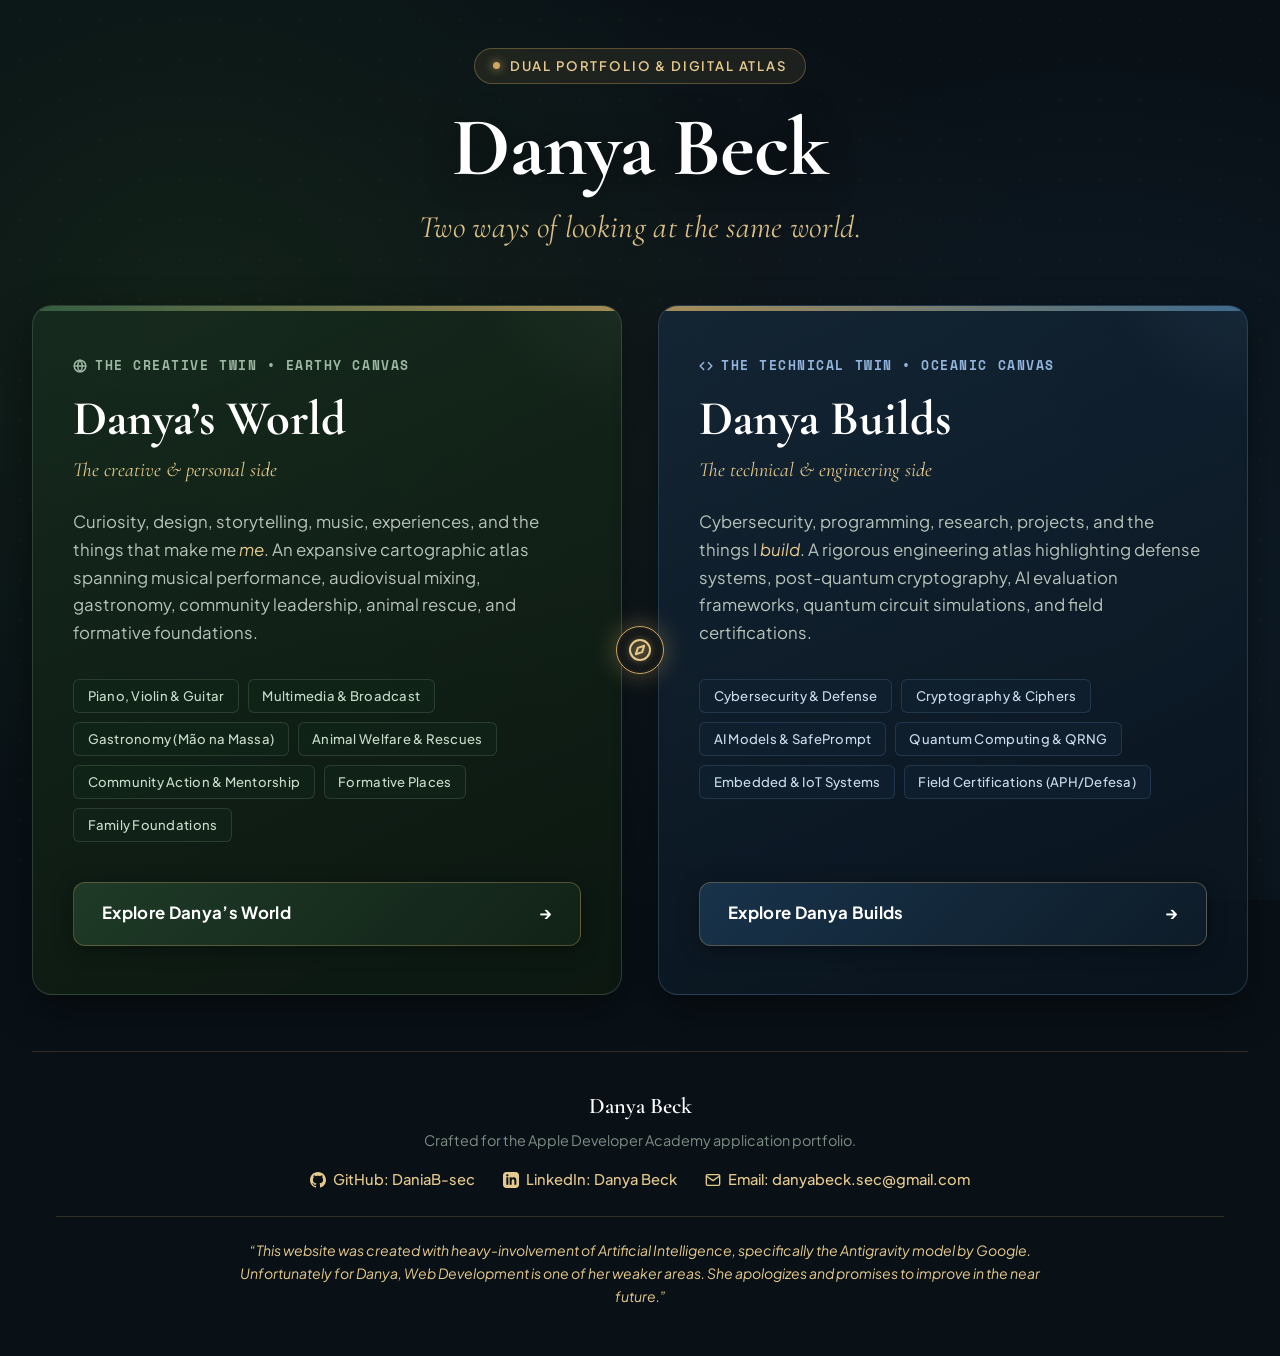
<file: index.html>
<!DOCTYPE html>
<html lang="en">
<head>
  <meta charset="UTF-8">
  <meta name="viewport" content="width=device-width, initial-scale=1.0">
  <title>Danya Beck — Two Ways of Looking at the Same World</title>
  <meta name="description" content="Danya Beck's dual portfolio: Danya's World (creative expressions & storytelling) and Danya Builds (cybersecurity, AI, and quantum engineering).">

  <!-- Google Fonts: Cormorant Garamond & Plus Jakarta Sans & Space Mono -->
  <link rel="preconnect" href="https://fonts.googleapis.com">
  <link rel="preconnect" href="https://fonts.gstatic.com" crossorigin>
  <link href="https://fonts.googleapis.com/css2?family=Cormorant+Garamond:ital,wght@0,500;0,600;0,700;1,400;1,600&family=Plus+Jakarta+Sans:wght@400;500;600;700&family=Space+Mono:wght@400;700&display=swap" rel="stylesheet">

  <style>
    :root {
      /* Shared Accents */
      --gold-primary: #cca762;
      --gold-light: #e5c98d;
      --gold-glow: rgba(204, 167, 98, 0.25);
      --gold-border: rgba(204, 167, 98, 0.35);

      /* Creative Twin (Earthy Forest Greens) */
      --green-deep: #0c1810;
      --green-mid: #132418;
      --green-surface: #182e1f;
      --green-border: rgba(119, 143, 125, 0.3);
      --green-accent: #778f7d;
      --green-glow: rgba(119, 143, 125, 0.2);

      /* Technical Twin (Oceanic Navy Blues) */
      --blue-deep: #09131d;
      --blue-mid: #101f2c;
      --blue-surface: #15293b;
      --blue-border: rgba(94, 129, 172, 0.3);
      --blue-accent: #5e81ac;
      --blue-glow: rgba(94, 129, 172, 0.2);

      /* Typography & Neutral Canvas */
      --font-serif: 'Cormorant Garamond', Georgia, serif;
      --font-sans: 'Plus Jakarta Sans', -apple-system, BlinkMacSystemFont, sans-serif;
      --font-mono: 'Space Mono', monospace;
      --text-main: #fcfbf7;
      --text-muted: #b8c4ba;
      --text-dim: #7e8e82;
    }

    * {
      box-sizing: border-box;
      margin: 0;
      padding: 0;
    }

    html, body {
      min-height: 100vh;
      font-family: var(--font-sans);
      color: var(--text-main);
      background-color: #080f14;
      line-height: 1.6;
      -webkit-font-smoothing: antialiased;
      overflow-x: hidden;
    }

    /* Ambient Dual-World Colliding Background */
    body {
      background:
        radial-gradient(ellipse 65% 85% at 15% 35%, rgba(19, 36, 24, 0.85) 0%, transparent 70%),
        radial-gradient(ellipse 65% 85% at 85% 65%, rgba(16, 31, 44, 0.85) 0%, transparent 70%),
        radial-gradient(circle at 50% 50%, rgba(204, 167, 98, 0.04) 0%, transparent 60%),
        #091117;
      background-attachment: fixed;
      display: flex;
      flex-direction: column;
      justify-content: space-between;
    }

    /* Subtle subtle star/particle texture overlay */
    .cosmic-grain {
      position: fixed;
      inset: 0;
      pointer-events: none;
      background-image: radial-gradient(rgba(204, 167, 98, 0.12) 1px, transparent 1px);
      background-size: 40px 40px;
      opacity: 0.35;
      z-index: 0;
    }

    /* Central Layout Container */
    .gateway-wrapper {
      position: relative;
      z-index: 1;
      width: 100%;
      max-width: 1380px;
      margin: 0 auto;
      padding: 3rem 2rem 2rem;
      display: flex;
      flex-direction: column;
      flex: 1;
    }

    /* Header Section */
    .gateway-header {
      text-align: center;
      margin-bottom: 3.25rem;
      animation: fadeIn 0.9s ease-out;
    }

    .nexus-badge {
      display: inline-flex;
      align-items: center;
      gap: 0.6rem;
      padding: 0.4rem 1.15rem;
      border-radius: 9999px;
      background: rgba(204, 167, 98, 0.1);
      border: 1px solid var(--gold-border);
      color: var(--gold-light);
      font-size: 0.82rem;
      font-weight: 600;
      letter-spacing: 0.14em;
      text-transform: uppercase;
      margin-bottom: 1.25rem;
      backdrop-filter: blur(8px);
    }

    .nexus-dot {
      width: 7px;
      height: 7px;
      border-radius: 50%;
      background: var(--gold-primary);
      box-shadow: 0 0 10px var(--gold-primary);
    }

    .gateway-title {
      font-family: var(--font-serif);
      font-size: clamp(3.2rem, 6.5vw, 5.2rem);
      font-weight: 700;
      letter-spacing: -0.015em;
      line-height: 1.05;
      color: #ffffff;
      margin-bottom: 0.75rem;
      text-shadow: 0 4px 30px rgba(0, 0, 0, 0.6);
    }

    .gateway-epigraph {
      font-family: var(--font-serif);
      font-size: clamp(1.4rem, 2.5vw, 1.95rem);
      font-style: italic;
      color: var(--gold-light);
      font-weight: 400;
      letter-spacing: 0.01em;
      max-width: 680px;
      margin: 0 auto;
      opacity: 0.95;
    }

    /* Split Gateway Portals Grid */
    .portals-grid {
      display: grid;
      grid-template-columns: 1fr 1fr;
      gap: 2.25rem;
      position: relative;
      margin-bottom: 3.5rem;
      perspective: 1000px;
    }

    /* Center Nexus Seam Decorator (Desktop) */
    .portal-nexus-seam {
      position: absolute;
      left: 50%;
      top: 50%;
      transform: translate(-50%, -50%);
      z-index: 10;
      pointer-events: none;
      display: flex;
      flex-direction: column;
      align-items: center;
      gap: 0.75rem;
    }

    .nexus-symbol {
      width: 48px;
      height: 48px;
      border-radius: 50%;
      background: #080f14;
      border: 1.5px solid var(--gold-primary);
      box-shadow: 0 0 24px rgba(204, 167, 98, 0.4), inset 0 0 12px rgba(204, 167, 98, 0.2);
      display: flex;
      align-items: center;
      justify-content: center;
      color: var(--gold-light);
    }

    .nexus-symbol svg {
      width: 24px;
      height: 24px;
      filter: drop-shadow(0 0 4px var(--gold-primary));
    }

    /* Individual Portal Card */
    .portal-card {
      position: relative;
      border-radius: 20px;
      padding: 3rem 2.5rem;
      display: flex;
      flex-direction: column;
      justify-content: space-between;
      text-decoration: none;
      color: inherit;
      transition: all 0.4s cubic-bezier(0.16, 1, 0.3, 1);
      overflow: hidden;
      box-shadow: 0 16px 40px rgba(0, 0, 0, 0.45);
      border: 1px solid transparent;
    }

    /* Creative Portal (Danya's World) */
    .portal-creative {
      background: linear-gradient(155deg, rgba(24, 46, 31, 0.75) 0%, rgba(12, 24, 16, 0.92) 100%);
      border-color: var(--green-border);
    }

    .portal-creative::before {
      content: '';
      position: absolute;
      top: 0;
      left: 0;
      right: 0;
      height: 5px;
      background: linear-gradient(90deg, #3d6a4a, var(--gold-primary));
      opacity: 0.8;
    }

    .portal-creative:hover,
    .portal-creative:focus-visible {
      transform: translateY(-6px) scale(1.015);
      border-color: var(--gold-border);
      box-shadow: 0 24px 60px rgba(12, 24, 16, 0.7), 0 0 35px var(--green-glow);
    }

    /* Technical Portal (Danya Builds) */
    .portal-technical {
      background: linear-gradient(155deg, rgba(21, 41, 59, 0.75) 0%, rgba(9, 19, 29, 0.92) 100%);
      border-color: var(--blue-border);
    }

    .portal-technical::before {
      content: '';
      position: absolute;
      top: 0;
      left: 0;
      right: 0;
      height: 5px;
      background: linear-gradient(90deg, var(--gold-primary), #487ca3);
      opacity: 0.8;
    }

    .portal-technical:hover,
    .portal-technical:focus-visible {
      transform: translateY(-6px) scale(1.015);
      border-color: var(--gold-border);
      box-shadow: 0 24px 60px rgba(9, 19, 29, 0.7), 0 0 35px var(--blue-glow);
    }

    /* Ambient Corner Radial on Cards */
    .portal-card .card-ambient-light {
      position: absolute;
      top: -30%;
      right: -30%;
      width: 320px;
      height: 320px;
      border-radius: 50%;
      pointer-events: none;
      transition: opacity 0.4s ease;
      opacity: 0.35;
    }

    .portal-creative .card-ambient-light {
      background: radial-gradient(circle, rgba(119, 143, 125, 0.35) 0%, transparent 70%);
    }

    .portal-technical .card-ambient-light {
      background: radial-gradient(circle, rgba(94, 129, 172, 0.35) 0%, transparent 70%);
    }

    .portal-card:hover .card-ambient-light {
      opacity: 0.7;
    }

    /* Card Typography & Content */
    .card-top {
      position: relative;
      z-index: 2;
    }

    .card-twin-label {
      display: inline-flex;
      align-items: center;
      gap: 0.5rem;
      font-family: var(--font-mono);
      font-size: 0.8rem;
      text-transform: uppercase;
      letter-spacing: 0.12em;
      margin-bottom: 1rem;
      font-weight: 700;
    }

    .portal-creative .card-twin-label {
      color: #9cb8a2;
    }

    .portal-technical .card-twin-label {
      color: #93b5dd;
    }

    .card-title {
      font-family: var(--font-serif);
      font-size: clamp(2.4rem, 3.8vw, 3.2rem);
      font-weight: 700;
      color: #ffffff;
      line-height: 1.1;
      margin-bottom: 0.5rem;
    }

    .card-subtitle {
      font-family: var(--font-serif);
      font-size: 1.25rem;
      font-style: italic;
      color: var(--gold-light);
      margin-bottom: 1.4rem;
    }

    .card-description {
      font-size: 1.05rem;
      line-height: 1.65;
      color: var(--text-muted);
      margin-bottom: 2rem;
      font-weight: 400;
    }

    .card-description strong {
      color: #ffffff;
      font-weight: 600;
    }

    .card-description em {
      color: var(--gold-light);
      font-style: italic;
    }

    /* Sector Highlights Pills */
    .card-sectors {
      display: flex;
      flex-wrap: wrap;
      gap: 0.55rem;
      margin-bottom: 2.5rem;
    }

    .sector-pill {
      font-size: 0.82rem;
      padding: 0.35rem 0.85rem;
      border-radius: 6px;
      font-weight: 500;
      letter-spacing: 0.02em;
      backdrop-filter: blur(4px);
      transition: background 0.25s, border-color 0.25s, transform 0.25s;
    }

    .portal-creative .sector-pill {
      background: rgba(18, 38, 25, 0.7);
      border: 1px solid rgba(119, 143, 125, 0.25);
      color: #c9dbc9;
    }

    .portal-creative:hover .sector-pill {
      border-color: rgba(204, 167, 98, 0.3);
    }

    .portal-technical .sector-pill {
      background: rgba(17, 34, 49, 0.7);
      border: 1px solid rgba(94, 129, 172, 0.25);
      color: #cadbee;
    }

    .portal-technical:hover .sector-pill {
      border-color: rgba(204, 167, 98, 0.3);
    }

    /* Action CTA Button */
    .card-cta-wrapper {
      position: relative;
      z-index: 2;
      margin-top: auto;
    }

    .portal-btn {
      display: inline-flex;
      align-items: center;
      justify-content: space-between;
      width: 100%;
      padding: 1.1rem 1.75rem;
      border-radius: 12px;
      font-size: 1.05rem;
      font-weight: 700;
      letter-spacing: 0.02em;
      text-decoration: none;
      transition: all 0.3s cubic-bezier(0.16, 1, 0.3, 1);
    }

    .portal-creative .portal-btn {
      background: linear-gradient(135deg, rgba(32, 60, 41, 0.95), rgba(18, 35, 24, 0.95));
      border: 1.5px solid var(--gold-border);
      color: #ffffff;
      box-shadow: 0 4px 20px rgba(0, 0, 0, 0.35);
    }

    .portal-creative:hover .portal-btn {
      background: linear-gradient(135deg, var(--gold-primary), #b38c4b);
      color: #0c1810;
      border-color: #f7e4b2;
      box-shadow: 0 8px 30px rgba(204, 167, 98, 0.45);
    }

    .portal-technical .portal-btn {
      background: linear-gradient(135deg, rgba(25, 52, 77, 0.95), rgba(14, 28, 41, 0.95));
      border: 1.5px solid var(--gold-border);
      color: #ffffff;
      box-shadow: 0 4px 20px rgba(0, 0, 0, 0.35);
    }

    .portal-technical:hover .portal-btn {
      background: linear-gradient(135deg, var(--gold-primary), #b38c4b);
      color: #09131d;
      border-color: #f7e4b2;
      box-shadow: 0 8px 30px rgba(204, 167, 98, 0.45);
    }

    .btn-arrow {
      transition: transform 0.3s ease;
    }

    .portal-card:hover .btn-arrow {
      transform: translateX(6px);
    }

    /* Footer Section */
    .gateway-footer {
      border-top: 1px solid rgba(204, 167, 98, 0.2);
      padding: 2.25rem 1.5rem 1rem;
      text-align: center;
      position: relative;
      z-index: 1;
      max-width: 1380px;
      margin: 0 auto;
      width: 100%;
    }

    .footer-identity {
      font-family: var(--font-serif);
      font-size: 1.4rem;
      font-weight: 600;
      color: #ffffff;
      margin-bottom: 0.35rem;
    }

    .footer-note {
      font-size: 0.9rem;
      color: var(--text-dim);
      margin-bottom: 1rem;
    }

    .footer-links {
      display: flex;
      align-items: center;
      justify-content: center;
      gap: 1.75rem;
      flex-wrap: wrap;
    }

    .footer-links a {
      color: var(--gold-light);
      text-decoration: none;
      font-size: 0.92rem;
      font-weight: 500;
      display: inline-flex;
      align-items: center;
      gap: 0.45rem;
      transition: color 0.2s, transform 0.2s;
    }

    .footer-links a:hover {
      color: #ffffff;
      transform: translateY(-1px);
    }

    /* Subtle Keyframes */
    @keyframes fadeIn {
      from {
        opacity: 0;
        transform: translateY(14px);
      }
      to {
        opacity: 1;
        transform: translateY(0);
      }
    }

    /* Responsive Adjustments */
    @media (max-width: 980px) {
      .portals-grid {
        grid-template-columns: 1fr;
        gap: 2rem;
      }

      .portal-nexus-seam {
        display: none;
      }

      .portal-card {
        padding: 2.5rem 1.75rem;
      }

      .gateway-header {
        margin-bottom: 2.5rem;
      }
    }

    @media (max-width: 480px) {
      .gateway-wrapper {
        padding: 2rem 1.25rem 1.5rem;
      }

      .gateway-title {
        font-size: 2.75rem;
      }

      .gateway-epigraph {
        font-size: 1.25rem;
      }

      .card-title {
        font-size: 2.1rem;
      }
    }
  </style>
</head>
<body>
  <div class="cosmic-grain" aria-hidden="true"></div>

  <div class="gateway-wrapper">
    <!-- Header -->
    <header class="gateway-header">
      <div class="nexus-badge">
        <span class="nexus-dot"></span>
        <span>Dual Portfolio & Digital Atlas</span>
      </div>
      <h1 class="gateway-title">Danya Beck</h1>
      <p class="gateway-epigraph">Two ways of looking at the same world.</p>
    </header>

    <!-- Interactive Portals Grid: Two Worlds Collide -->
    <main class="portals-grid" aria-label="Portfolio Portals">
      <!-- Center Nexus Badge (Desktop Seam) -->
      <div class="portal-nexus-seam" aria-hidden="true">
        <div class="nexus-symbol">
          <svg viewBox="0 0 24 24" fill="none" stroke="currentColor" stroke-width="2" stroke-linecap="round" stroke-linejoin="round">
            <circle cx="12" cy="12" r="10"></circle>
            <polygon points="16.24 7.76 14.12 14.12 7.76 16.24 9.88 9.88 16.24 7.76"></polygon>
          </svg>
        </div>
      </div>

      <!-- Portal 1: Danya's World (Creative Twin) -->
      <a href="./DanyasWorld/index.html" class="portal-card portal-creative" aria-label="Enter Danya's World: The Creative Twin">
        <div class="card-ambient-light" aria-hidden="true"></div>
        <div class="card-top">
          <div class="card-twin-label">
            <svg width="14" height="14" viewBox="0 0 24 24" fill="none" stroke="currentColor" stroke-width="2.5" stroke-linecap="round" stroke-linejoin="round"><circle cx="12" cy="12" r="10"></circle><path d="M12 2a14.5 14.5 0 0 0 0 20 14.5 14.5 0 0 0 0-20"></path><path d="M2 12h20"></path></svg>
            <span>The Creative Twin &bull; Earthy Canvas</span>
          </div>
          <h2 class="card-title">Danya’s World</h2>
          <p class="card-subtitle">The creative & personal side</p>
          <p class="card-description">
            Curiosity, design, storytelling, music, experiences, and the things that make me <em>me</em>. An expansive cartographic atlas spanning musical performance, audiovisual mixing, gastronomy, community leadership, animal rescue, and formative foundations.
          </p>

          <div class="card-sectors">
            <span class="sector-pill">Piano, Violin & Guitar</span>
            <span class="sector-pill">Multimedia & Broadcast</span>
            <span class="sector-pill">Gastronomy (Mão na Massa)</span>
            <span class="sector-pill">Animal Welfare & Rescues</span>
            <span class="sector-pill">Community Action & Mentorship</span>
            <span class="sector-pill">Formative Places</span>
            <span class="sector-pill">Family Foundations</span>
          </div>
        </div>

        <div class="card-cta-wrapper">
          <div class="portal-btn">
            <span>Explore Danya’s World</span>
            <span class="btn-arrow" aria-hidden="true">&rarr;</span>
          </div>
        </div>
      </a>

      <!-- Portal 2: Danya Builds (Technical Twin) -->
      <a href="./DanyaBuilds/index.html" class="portal-card portal-technical" aria-label="Enter Danya Builds: The Technical Twin">
        <div class="card-ambient-light" aria-hidden="true"></div>
        <div class="card-top">
          <div class="card-twin-label">
            <svg width="14" height="14" viewBox="0 0 24 24" fill="none" stroke="currentColor" stroke-width="2.5" stroke-linecap="round" stroke-linejoin="round"><polyline points="16 18 22 12 16 6"></polyline><polyline points="8 6 2 12 8 18"></polyline></svg>
            <span>The Technical Twin &bull; Oceanic Canvas</span>
          </div>
          <h2 class="card-title">Danya Builds</h2>
          <p class="card-subtitle">The technical & engineering side</p>
          <p class="card-description">
            Cybersecurity, programming, research, projects, and the things I <em>build</em>. A rigorous engineering atlas highlighting defense systems, post-quantum cryptography, AI evaluation frameworks, quantum circuit simulations, and field certifications.
          </p>

          <div class="card-sectors">
            <span class="sector-pill">Cybersecurity & Defense</span>
            <span class="sector-pill">Cryptography & Ciphers</span>
            <span class="sector-pill">AI Models & SafePrompt</span>
            <span class="sector-pill">Quantum Computing & QRNG</span>
            <span class="sector-pill">Embedded & IoT Systems</span>
            <span class="sector-pill">Field Certifications (APH/Defesa)</span>
          </div>
        </div>

        <div class="card-cta-wrapper">
          <div class="portal-btn">
            <span>Explore Danya Builds</span>
            <span class="btn-arrow" aria-hidden="true">&rarr;</span>
          </div>
        </div>
      </a>
    </main>

    <!-- Footer -->
    <footer class="gateway-footer">
      <div class="footer-identity">Danya Beck</div>
      <p class="footer-note">Crafted for the Apple Developer Academy application portfolio.</p>
      <div class="footer-links">
        <a href="https://github.com/DaniaB-sec" target="_blank" rel="noopener noreferrer">
          <svg width="16" height="16" viewBox="0 0 24 24" fill="currentColor"><path d="M12 0c-6.626 0-12 5.373-12 12 0 5.302 3.438 9.8 8.207 11.387.599.111.793-.261.793-.577v-2.234c-3.338.726-4.033-1.416-4.033-1.416-.546-1.387-1.333-1.756-1.333-1.756-1.089-.745.083-.729.083-.729 1.205.084 1.839 1.237 1.839 1.237 1.07 1.834 2.807 1.304 3.492.997.107-.775.418-1.305.762-1.604-2.665-.305-5.467-1.334-5.467-5.931 0-1.311.469-2.381 1.236-3.221-.124-.303-.535-1.524.117-3.176 0 0 1.008-.322 3.301 1.23.957-.266 1.983-.399 3.003-.404 1.02.005 2.047.138 3.006.404 2.291-1.552 3.297-1.23 3.297-1.23.653 1.653.242 2.874.118 3.176.77.84 1.235 1.911 1.235 3.221 0 4.609-2.807 5.624-5.479 5.921.43.372.823 1.102.823 2.222v3.293c0 .319.192.694.801.576 4.765-1.589 8.199-6.086 8.199-11.386 0-6.627-5.373-12-12-12z"/></svg>
          <span>GitHub: DaniaB-sec</span>
        </a>
        <a href="https://www.linkedin.com/in/danielle-beck-057b423b5/" target="_blank" rel="noopener noreferrer">
          <svg width="16" height="16" viewBox="0 0 24 24" fill="currentColor"><path d="M19 0h-14c-2.761 0-5 2.239-5 5v14c0 2.761 2.239 5 5 5h14c2.762 0 5-2.239 5-5v-14c0-2.761-2.238-5-5-5zm-11 19h-3v-11h3v11zm-1.5-12.268c-.966 0-1.75-.79-1.75-1.764s.784-1.764 1.75-1.764 1.75.79 1.75 1.764-.783 1.764-1.75 1.764zm13.5 12.268h-3v-5.604c0-3.368-4-3.113-4 0v5.604h-3v-11h3v1.765c1.396-2.586 7-2.777 7 2.476v6.759z"/></svg>
          <span>LinkedIn: Danya Beck</span>
        </a>
        <a href="mailto:danyabeck.sec@gmail.com">
          <svg width="16" height="16" viewBox="0 0 24 24" fill="none" stroke="currentColor" stroke-width="2" stroke-linecap="round" stroke-linejoin="round"><path d="M4 4h16c1.1 0 2 .9 2 2v12c0 1.1-.9 2-2 2H4c-1.1 0-2-.9-2-2V6c0-1.1.9-2 2-2z"></path><polyline points="22,6 12,13 2,6"></polyline></svg>
          <span>Email: danyabeck.sec@gmail.com</span>
        </a>
      </div>
      <div class="footer-disclaimer" style="padding-top: 1.35rem; margin-top: 1.5rem; border-top: 1px solid rgba(204, 167, 98, 0.2); text-align: center; width: 100%;">
        <p style="font-style: italic; color: var(--gold-light); max-width: 820px; margin: 0 auto; line-height: 1.65; font-size: 0.88rem;">“This website was created with heavy-involvement of Artificial Intelligence, specifically the Antigravity model by Google. Unfortunately for Danya, Web Development is one of her weaker areas. She apologizes and promises to improve in the near future.”</p>
      </div>
    </footer>
  </div>
</body>
</html>
</file>
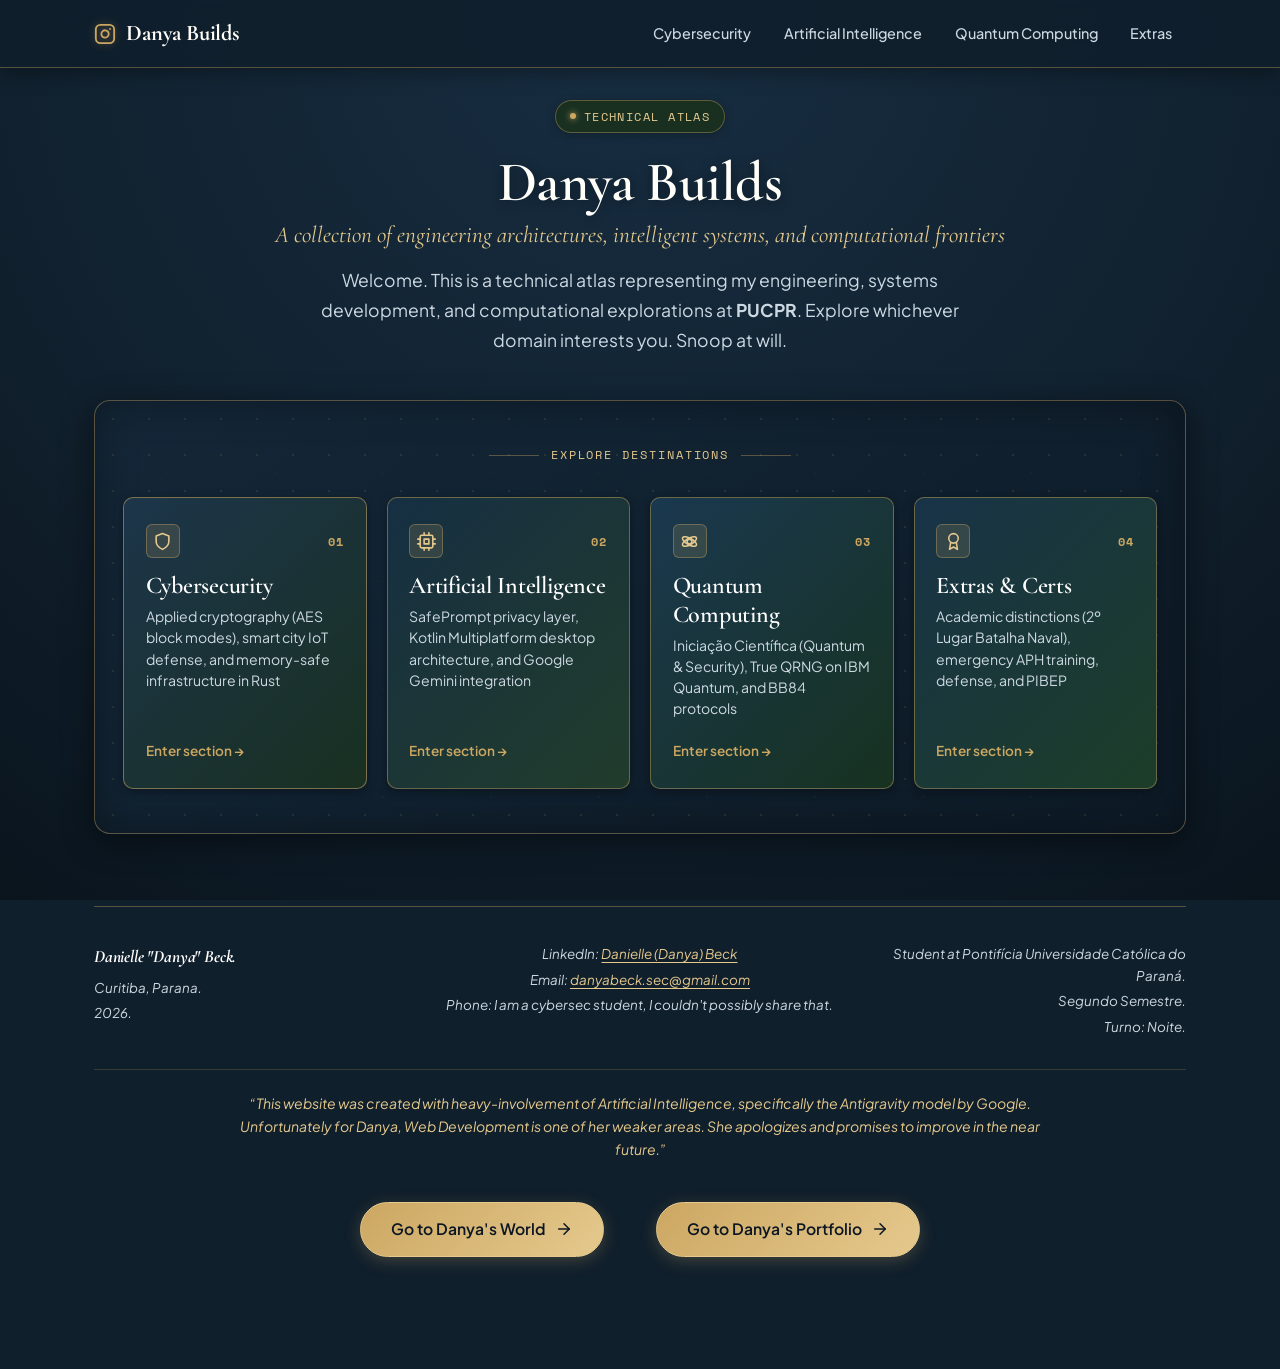
<file: DanyaBuilds/index.html>
<!DOCTYPE html>
<html lang="en">
<head>
  <meta charset="UTF-8">
  <meta name="viewport" content="width=device-width, initial-scale=1.0">
  <title>Danya Builds — Technical Atlas & Engineering Portfolio</title>
  <meta name="description" content="A technical atlas of engineering architectures, computational systems, and algorithmic explorations by Danya.">
  
  <!-- Fonts: Cormorant Garamond & Plus Jakarta Sans -->
  <link rel="preconnect" href="https://fonts.googleapis.com">
  <link rel="preconnect" href="https://fonts.gstatic.com" crossorigin>
  <link href="https://fonts.googleapis.com/css2?family=Cormorant+Garamond:ital,wght@0,500;0,600;0,700;1,400&family=Plus+Jakarta+Sans:wght@400;500;600;700&family=Space+Mono:wght@400;700&display=swap" rel="stylesheet">
  
  <!-- Stylesheets -->
  <link rel="stylesheet" href="css/variables.css">
  <link rel="stylesheet" href="css/base.css">
  <link rel="stylesheet" href="css/navigation.css?v=20260913d">
  <link rel="stylesheet" href="css/atlas-map.css">
</head>
<body>

  <!-- Persistent Top Navigation -->
  <header class="site-nav-header">
    <div class="container site-nav-container">
      <a href="index.html" class="site-brand" aria-label="Danya Builds — Return to Home">
        <svg class="site-brand-icon" viewBox="0 0 24 24" fill="none" stroke="currentColor" stroke-width="2" stroke-linecap="round" stroke-linejoin="round">
          <rect x="2" y="2" width="20" height="20" rx="5" ry="5"></rect>
          <path d="M16 11.37A4 4 0 1 1 12.63 8 4 4 0 0 1 16 11.37z"></path>
          <line x1="17.5" y1="6.5" x2="17.51" y2="6.5"></line>
        </svg>
        <span>Danya Builds</span>
      </a>

      <!-- Mobile Navigation Toggle -->
      <button class="mobile-nav-toggle" aria-label="Toggle navigation menu" aria-expanded="false" aria-controls="primary-nav">
        <svg width="22" height="22" viewBox="0 0 24 24" fill="none" stroke="currentColor" stroke-width="2" stroke-linecap="round" stroke-linejoin="round">
          <line x1="3" y1="12" x2="21" y2="12"></line>
          <line x1="3" y1="6" x2="21" y2="6"></line>
          <line x1="3" y1="18" x2="21" y2="18"></line>
        </svg>
      </button>

      <!-- Navigation Links -->
      <nav id="primary-nav" aria-label="Primary navigation">
        <ul class="site-nav-menu">
          <li><a href="cybersecurity.html" class="nav-link">Cybersecurity</a></li>
          <li><a href="ai.html" class="nav-link">Artificial Intelligence</a></li>
          <li><a href="quantum.html" class="nav-link">Quantum Computing</a></li>
          <li><a href="extras.html" class="nav-link">Extras</a></li>
        </ul>
      </nav>
    </div>
  </header>

  <!-- Main Content -->
  <main class="main-content">
    <div class="container">

      <!-- Technical Twin Hero Introduction -->
      <header class="atlas-hero">
        <div class="sector-badge">Technical Atlas</div>
        <h1>Danya Builds</h1>
        <p class="intro-subtitle">A collection of engineering architectures, intelligent systems, and computational frontiers</p>
        <p class="intro-text">
          Welcome. This is a technical atlas representing my engineering, systems development, and computational explorations at <strong>PUCPR</strong>. Explore whichever domain interests you. Snoop at will.
        </p>
      </header>

      <!-- The Atlas Map (Clean, Immediately Legible, Blue-to-Green Gradients) -->
      <section class="atlas-frame" aria-label="Interactive Atlas Map of Danya Builds">
        <div class="atlas-frame-inner">
          
          <div class="atlas-header-tag">
            <span>Explore Destinations</span>
          </div>

          <div class="atlas-map-layout">

            <!-- 1. Cybersecurity -->
            <a href="cybersecurity.html" class="atlas-region region-cybersecurity" aria-label="Go to Cybersecurity section">
              <div>
                <div class="region-top">
                  <div class="region-glyph">
                    <svg viewBox="0 0 24 24" fill="none" stroke="currentColor" stroke-width="2" stroke-linecap="round" stroke-linejoin="round">
                      <path d="M12 22s8-4 8-10V5l-8-3-8 3v7c0 6 8 10 8 10z"></path>
                    </svg>
                  </div>
                  <span class="region-corner-code">01</span>
                </div>
                <h2 class="region-title">Cybersecurity</h2>
                <p class="region-desc">Applied cryptography (AES block modes), smart city IoT defense, and memory-safe infrastructure in Rust</p>
              </div>
              <span class="region-arrow">Enter section &rarr;</span>
            </a>

            <!-- 2. Artificial Intelligence -->
            <a href="ai.html" class="atlas-region region-ai" aria-label="Go to Artificial Intelligence section">
              <div>
                <div class="region-top">
                  <div class="region-glyph">
                    <svg viewBox="0 0 24 24" fill="none" stroke="currentColor" stroke-width="2" stroke-linecap="round" stroke-linejoin="round">
                      <rect x="4" y="4" width="16" height="16" rx="2"></rect>
                      <rect x="9" y="9" width="6" height="6"></rect>
                      <line x1="9" y1="1" x2="9" y2="4"></line>
                      <line x1="15" y1="1" x2="15" y2="4"></line>
                      <line x1="9" y1="20" x2="9" y2="23"></line>
                      <line x1="15" y1="20" x2="15" y2="23"></line>
                      <line x1="20" y1="9" x2="23" y2="9"></line>
                      <line x1="20" y1="15" x2="23" y2="15"></line>
                      <line x1="1" y1="9" x2="4" y2="9"></line>
                      <line x1="1" y1="15" x2="4" y2="15"></line>
                    </svg>
                  </div>
                  <span class="region-corner-code">02</span>
                </div>
                <h2 class="region-title">Artificial Intelligence</h2>
                <p class="region-desc">SafePrompt privacy layer, Kotlin Multiplatform desktop architecture, and Google Gemini integration</p>
              </div>
              <span class="region-arrow">Enter section &rarr;</span>
            </a>

            <!-- 3. Quantum Computing -->
            <a href="quantum.html" class="atlas-region region-quantum" aria-label="Go to Quantum Computing section">
              <div>
                <div class="region-top">
                  <div class="region-glyph">
                    <svg viewBox="0 0 24 24" fill="none" stroke="currentColor" stroke-width="2" stroke-linecap="round" stroke-linejoin="round">
                      <circle cx="12" cy="12" r="3"></circle>
                      <ellipse cx="12" cy="12" rx="10" ry="4" transform="rotate(30 12 12)"></ellipse>
                      <ellipse cx="12" cy="12" rx="10" ry="4" transform="rotate(-30 12 12)"></ellipse>
                    </svg>
                  </div>
                  <span class="region-corner-code">03</span>
                </div>
                <h2 class="region-title">Quantum Computing</h2>
                <p class="region-desc">Iniciação Científica (Quantum & Security), True QRNG on IBM Quantum, and BB84 protocols</p>
              </div>
              <span class="region-arrow">Enter section &rarr;</span>
            </a>

            <!-- 4. Extras & Certifications -->
            <a href="extras.html" class="atlas-region region-extras" aria-label="Go to Extras section">
              <div>
                <div class="region-top">
                  <div class="region-glyph">
                    <svg viewBox="0 0 24 24" fill="none" stroke="currentColor" stroke-width="2" stroke-linecap="round" stroke-linejoin="round">
                      <circle cx="12" cy="8" r="6"></circle>
                      <path d="M15.477 12.89L17 22l-5-3-5 3 1.523-9.11"></path>
                    </svg>
                  </div>
                  <span class="region-corner-code">04</span>
                </div>
                <h2 class="region-title">Extras & Certs</h2>
                <p class="region-desc">Academic distinctions (2º Lugar Batalha Naval), emergency APH training, defense, and PIBEP</p>
              </div>
              <span class="region-arrow">Enter section &rarr;</span>
            </a>

          </div>
        </div>
      </section>

      <!-- Site Global Footer (Three Columns Side-by-Side + Disclaimer Underneath) -->
      <footer class="site-global-footer">
        <div class="footer-meta-grid" style="display: grid; grid-template-columns: 1fr 1.25fr 1fr; gap: 1.5rem; align-items: start; width: 100%;">
          <div class="footer-meta-col footer-col-left" style="text-align: left; font-style: italic;">
            <p class="footer-name" style="font-style: italic; margin-bottom: 0.35rem;">Danielle "Danya" Beck.</p>
            <p style="font-style: italic; margin-bottom: 0.25rem;">Curitiba, Parana.</p>
            <p style="font-style: italic; margin-bottom: 0.25rem;">2026.</p>
          </div>
          <div class="footer-meta-col footer-col-center" style="text-align: center; font-style: italic;">
            <p style="font-style: italic; margin-bottom: 0.25rem;">LinkedIn: <a href="https://www.linkedin.com/in/danielle-beck-057b423b5/" target="_blank" rel="noopener noreferrer">Danielle (Danya) Beck</a></p>
            <p style="font-style: italic; margin-bottom: 0.25rem;">Email: <a href="mailto:danyabeck.sec@gmail.com">danyabeck.sec@gmail.com</a></p>
            <p style="font-style: italic; margin-bottom: 0.25rem;">Phone: I am a cybersec student, I couldn't possibly share that.</p>
          </div>
          <div class="footer-meta-col footer-col-right" style="text-align: right; font-style: italic;">
            <p style="font-style: italic; margin-bottom: 0.25rem;">Student at Pontifícia Universidade Católica do Paraná.</p>
            <p style="font-style: italic; margin-bottom: 0.25rem;">Segundo Semestre.</p>
            <p style="font-style: italic; margin-bottom: 0.25rem;">Turno: Noite.</p>
          </div>
        </div>
        <div class="footer-disclaimer" style="padding-top: 1.35rem; border-top: 1px solid rgba(204, 167, 98, 0.2); text-align: center; width: 100%;">
          <p style="font-style: italic; color: var(--color-gold-bright); max-width: 820px; margin: 0 auto; line-height: 1.65; font-size: 0.88rem;">“This website was created with heavy-involvement of Artificial Intelligence, specifically the Antigravity model by Google. Unfortunately for Danya, Web Development is one of her weaker areas. She apologizes and promises to improve in the near future.”</p>
        </div>
        <!-- Cross-Site Switcher Buttons -->
        <div class="footer-switcher">
          <a href="../DanyasWorld/index.html" class="danya-switch-btn" id="btn-to-danyas-world">
            <span>Go to Danya's World</span>
            <svg viewBox="0 0 24 24" fill="none" stroke="currentColor" stroke-width="2" stroke-linecap="round" stroke-linejoin="round" aria-hidden="true">
              <path d="M5 12h14"></path>
              <path d="M12 5l7 7-7 7"></path>
            </svg>
          </a>
          <a href="../index.html" class="danya-switch-btn" id="btn-to-danya-portfolio">
            <span>Go to Danya's Portfolio</span>
            <svg viewBox="0 0 24 24" fill="none" stroke="currentColor" stroke-width="2" stroke-linecap="round" stroke-linejoin="round" aria-hidden="true">
              <path d="M5 12h14"></path>
              <path d="M12 5l7 7-7 7"></path>
            </svg>
          </a>
        </div>
      </footer>

    </div>
  </main>

  <!-- Scripts -->
  <script src="js/main.js"></script>
  <script src="js/atlas.js"></script>
</body>
</html>
</file>
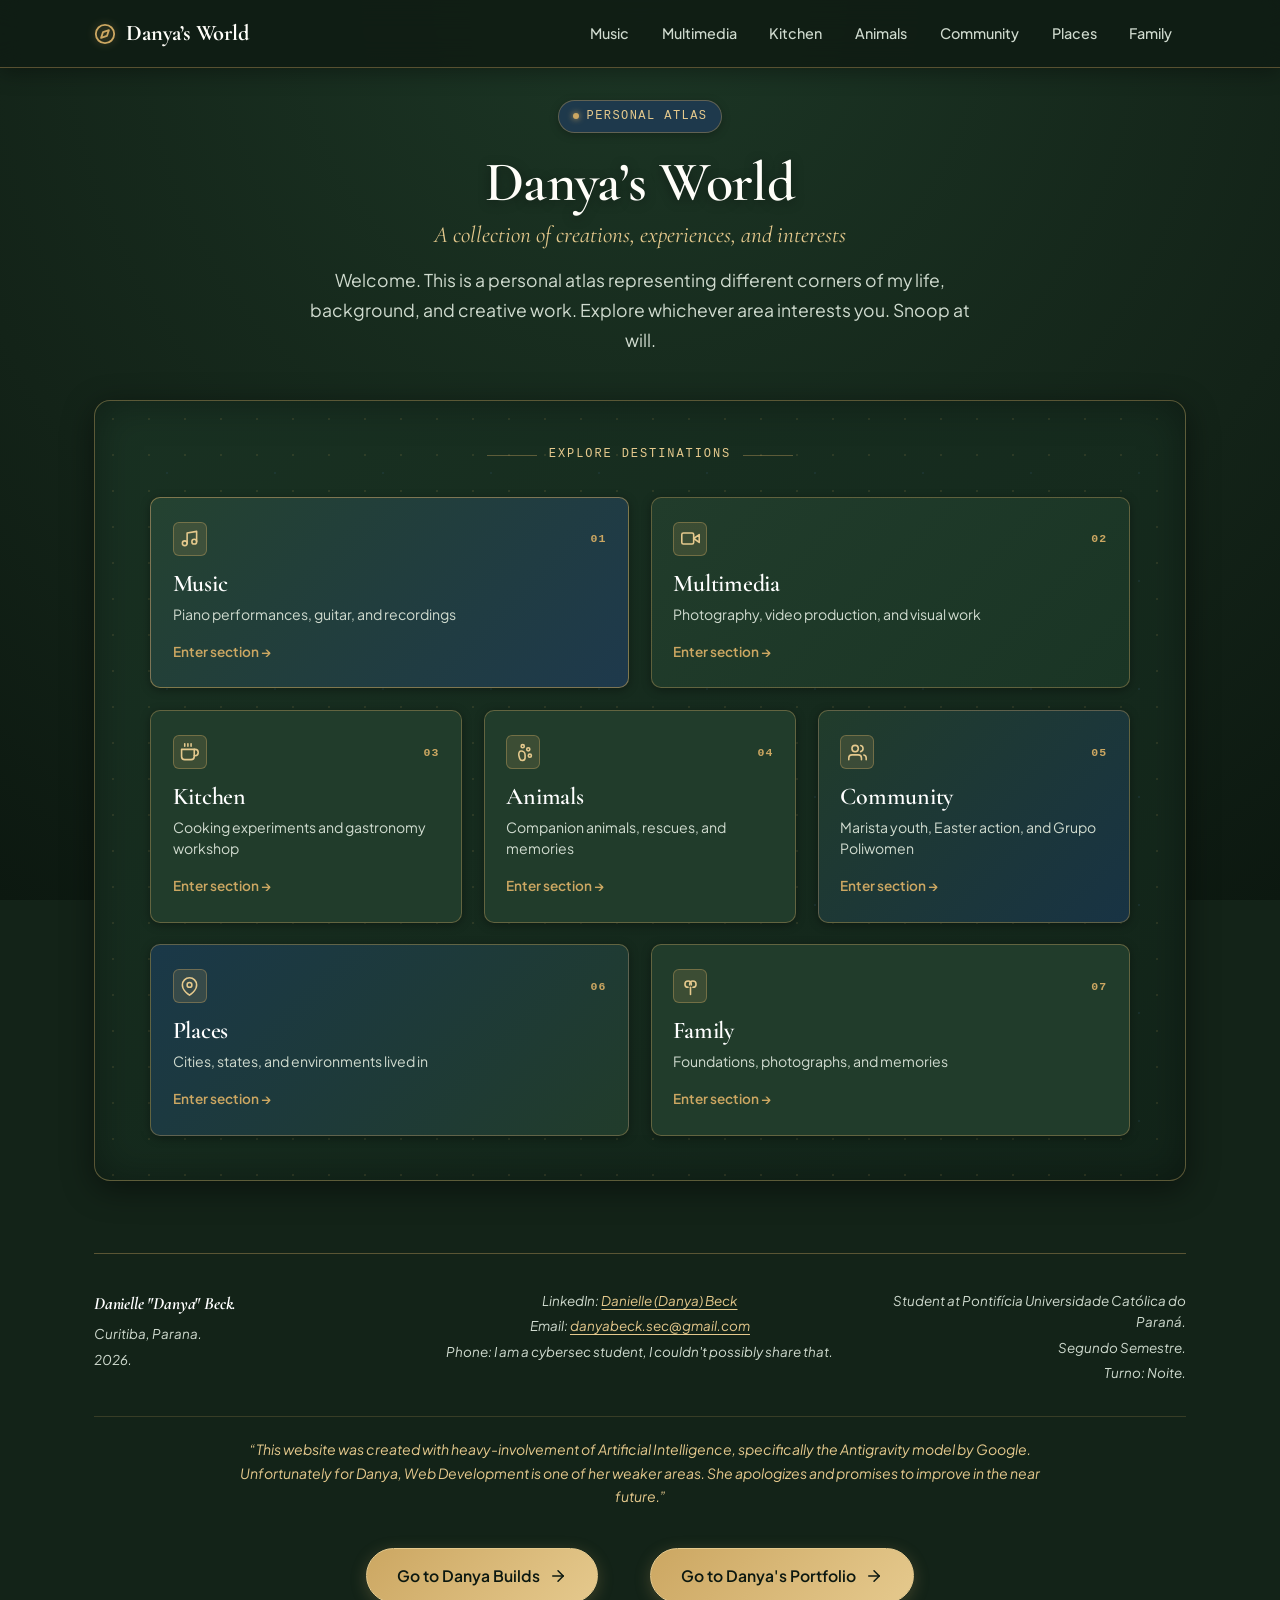
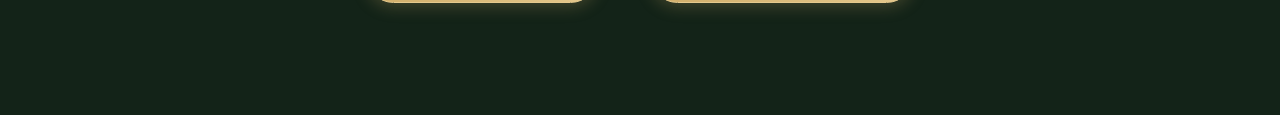
<file: DanyasWorld/index.html>
<!DOCTYPE html>
<html lang="en">
<head>
  <meta charset="UTF-8">
  <meta name="viewport" content="width=device-width, initial-scale=1.0">
  <title>Danya's World — Personal Atlas & Portfolio</title>
  <meta name="description" content="A personal atlas of creations, interests, and experiences by Danya for the Apple Developer Academy at PUCPR.">
  
  <!-- Fonts: Cormorant Garamond & Plus Jakarta Sans -->
  <link rel="preconnect" href="https://fonts.googleapis.com">
  <link rel="preconnect" href="https://fonts.gstatic.com" crossorigin>
  <link href="https://fonts.googleapis.com/css2?family=Cormorant+Garamond:ital,wght@0,500;0,600;0,700;1,400&family=Plus+Jakarta+Sans:wght@400;500;600;700&display=swap" rel="stylesheet">
  
  <!-- Stylesheets -->
  <link rel="stylesheet" href="css/variables.css">
  <link rel="stylesheet" href="css/base.css">
  <link rel="stylesheet" href="css/navigation.css?v=20260913d">
  <link rel="stylesheet" href="css/atlas-map.css">
</head>
<body>

  <!-- Persistent Top Navigation -->
  <header class="site-nav-header">
    <div class="container site-nav-container">
      <a href="index.html" class="site-brand" aria-label="Danya's World — Return to Home">
        <svg class="site-brand-icon" viewBox="0 0 24 24" fill="none" stroke="currentColor" stroke-width="2" stroke-linecap="round" stroke-linejoin="round">
          <circle cx="12" cy="12" r="10"></circle>
          <polygon points="16.24 7.76 14.12 14.12 7.76 16.24 9.88 9.88 16.24 7.76"></polygon>
        </svg>
        <span>Danya’s World</span>
      </a>

      <!-- Mobile Navigation Toggle -->
      <button class="mobile-nav-toggle" aria-label="Toggle navigation menu" aria-expanded="false" aria-controls="primary-nav">
        <svg width="22" height="22" viewBox="0 0 24 24" fill="none" stroke="currentColor" stroke-width="2" stroke-linecap="round" stroke-linejoin="round">
          <line x1="3" y1="12" x2="21" y2="12"></line>
          <line x1="3" y1="6" x2="21" y2="6"></line>
          <line x1="3" y1="18" x2="21" y2="18"></line>
        </svg>
      </button>

      <!-- Navigation Links -->
      <nav id="primary-nav" aria-label="Primary navigation">
        <ul class="site-nav-menu">
          <li><a href="music.html" class="nav-link">Music</a></li>
          <li><a href="multimedia.html" class="nav-link">Multimedia</a></li>
          <li><a href="kitchen.html" class="nav-link">Kitchen</a></li>
          <li><a href="animals.html" class="nav-link">Animals</a></li>
          <li><a href="community.html" class="nav-link">Community</a></li>
          <li><a href="places.html" class="nav-link">Places</a></li>
          <li><a href="family.html" class="nav-link">Family</a></li>
        </ul>
      </nav>
    </div>
  </header>

  <!-- Main Content -->
  <main class="main-content">
    <div class="container">

      <!-- Warm, Personal Introduction -->
      <header class="atlas-hero">
        <div class="sector-badge">Personal Atlas</div>
        <h1>Danya’s World</h1>
        <p class="intro-subtitle">A collection of creations, experiences, and interests</p>
        <p class="intro-text">
          Welcome. This is a personal atlas representing different corners of my life, background, and creative work. Explore whichever area interests you. Snoop at will.
        </p>
      </header>

      <!-- The Atlas Map (Clean, Immediately Legible) -->
      <section class="atlas-frame" aria-label="Interactive Atlas Map of Danya's World">
        <div class="atlas-frame-inner">
          
          <div class="atlas-header-tag">
            <span>Explore Destinations</span>
          </div>

          <div class="atlas-map-layout">

            <!-- 1. Music -->
            <a href="music.html" class="atlas-region region-music" aria-label="Go to Music section">
              <div>
                <div class="region-top">
                  <div class="region-glyph">
                    <svg viewBox="0 0 24 24" fill="none" stroke="currentColor" stroke-width="2" stroke-linecap="round" stroke-linejoin="round">
                      <path d="M9 18V5l12-2v13"></path>
                      <circle cx="6" cy="18" r="3"></circle>
                      <circle cx="18" cy="16" r="3"></circle>
                    </svg>
                  </div>
                  <span class="region-corner-code">01</span>
                </div>
                <h2 class="region-title">Music</h2>
                <p class="region-desc">Piano performances, guitar, and recordings</p>
              </div>
              <span class="region-arrow">Enter section &rarr;</span>
            </a>

            <!-- 2. Multimedia -->
            <a href="multimedia.html" class="atlas-region region-multimedia" aria-label="Go to Multimedia section">
              <div>
                <div class="region-top">
                  <div class="region-glyph">
                    <svg viewBox="0 0 24 24" fill="none" stroke="currentColor" stroke-width="2" stroke-linecap="round" stroke-linejoin="round">
                      <polygon points="23 7 16 12 23 17 23 7"></polygon>
                      <rect x="1" y="5" width="15" height="14" rx="2" ry="2"></rect>
                    </svg>
                  </div>
                  <span class="region-corner-code">02</span>
                </div>
                <h2 class="region-title">Multimedia</h2>
                <p class="region-desc">Photography, video production, and visual work</p>
              </div>
              <span class="region-arrow">Enter section &rarr;</span>
            </a>

            <!-- 3. Kitchen -->
            <a href="kitchen.html" class="atlas-region region-kitchen" aria-label="Go to Kitchen section">
              <div>
                <div class="region-top">
                  <div class="region-glyph">
                    <svg viewBox="0 0 24 24" fill="none" stroke="currentColor" stroke-width="2" stroke-linecap="round" stroke-linejoin="round">
                      <path d="M18 8h1a4 4 0 0 1 0 8h-1"></path>
                      <path d="M2 8h16v9a4 4 0 0 1-4 4H6a4 4 0 0 1-4-4V8z"></path>
                      <line x1="6" y1="1" x2="6" y2="4"></line>
                      <line x1="10" y1="1" x2="10" y2="4"></line>
                      <line x1="14" y1="1" x2="14" y2="4"></line>
                    </svg>
                  </div>
                  <span class="region-corner-code">03</span>
                </div>
                <h2 class="region-title">Kitchen</h2>
                <p class="region-desc">Cooking experiments and gastronomy workshop</p>
              </div>
              <span class="region-arrow">Enter section &rarr;</span>
            </a>

            <!-- 4. Animals -->
            <a href="animals.html" class="atlas-region region-animals" aria-label="Go to Animals section">
              <div>
                <div class="region-top">
                  <div class="region-glyph">
                    <svg viewBox="0 0 24 24" fill="none" stroke="currentColor" stroke-width="2" stroke-linecap="round" stroke-linejoin="round">
                      <circle cx="11" cy="4" r="2"></circle>
                      <circle cx="18" cy="8" r="2"></circle>
                      <circle cx="20" cy="16" r="2"></circle>
                      <path d="M9 10a5 5 0 0 1 5 5v3.5a3.5 3.5 0 0 1-6.84 1.045Q6.5 17.5 6 15c0-2.76 1.34-5 3-5Z"></path>
                    </svg>
                  </div>
                  <span class="region-corner-code">04</span>
                </div>
                <h2 class="region-title">Animals</h2>
                <p class="region-desc">Companion animals, rescues, and memories</p>
              </div>
              <span class="region-arrow">Enter section &rarr;</span>
            </a>

            <!-- 5. Community -->
            <a href="community.html" class="atlas-region region-community" aria-label="Go to Community section">
              <div>
                <div class="region-top">
                  <div class="region-glyph">
                    <svg viewBox="0 0 24 24" fill="none" stroke="currentColor" stroke-width="2" stroke-linecap="round" stroke-linejoin="round">
                      <path d="M17 21v-2a4 4 0 0 0-4-4H5a4 4 0 0 0-4 4v2"></path>
                      <circle cx="9" cy="7" r="4"></circle>
                      <path d="M23 21v-2a4 4 0 0 0-3-3.87"></path>
                      <path d="M16 3.13a4 4 0 0 1 0 7.75"></path>
                    </svg>
                  </div>
                  <span class="region-corner-code">05</span>
                </div>
                <h2 class="region-title">Community</h2>
                <p class="region-desc">Marista youth, Easter action, and Grupo Poliwomen</p>
              </div>
              <span class="region-arrow">Enter section &rarr;</span>
            </a>

            <!-- 6. Places -->
            <a href="places.html" class="atlas-region region-places" aria-label="Go to Places section">
              <div>
                <div class="region-top">
                  <div class="region-glyph">
                    <svg viewBox="0 0 24 24" fill="none" stroke="currentColor" stroke-width="2" stroke-linecap="round" stroke-linejoin="round">
                      <path d="M21 10c0 7-9 13-9 13s-9-6-9-13a9 9 0 0 1 18 0z"></path>
                      <circle cx="12" cy="10" r="3"></circle>
                    </svg>
                  </div>
                  <span class="region-corner-code">06</span>
                </div>
                <h2 class="region-title">Places</h2>
                <p class="region-desc">Cities, states, and environments lived in</p>
              </div>
              <span class="region-arrow">Enter section &rarr;</span>
            </a>

            <!-- 7. Family -->
            <a href="family.html" class="atlas-region region-family" aria-label="Go to Family section">
              <div>
                <div class="region-top">
                  <div class="region-glyph">
                    <svg viewBox="0 0 24 24" fill="none" stroke="currentColor" stroke-width="2" stroke-linecap="round" stroke-linejoin="round">
                      <path d="M12 22v-9"></path>
                      <path d="M9 13a4 4 0 0 1-4-4 4 4 0 0 1 4-4 4 4 0 0 1 4 4v1"></path>
                      <path d="M15 13a4 4 0 0 0 4-4 4 4 0 0 0-4-4 4 4 0 0 0-4 4v1"></path>
                    </svg>
                  </div>
                  <span class="region-corner-code">07</span>
                </div>
                <h2 class="region-title">Family</h2>
                <p class="region-desc">Foundations, photographs, and memories</p>
              </div>
              <span class="region-arrow">Enter section &rarr;</span>
            </a>

          </div>
        </div>
      </section>

      <!-- Site Global Footer (Three Columns Side-by-Side + Disclaimer Underneath + Cross-Site Portal) -->
      <footer class="site-global-footer">
        <div class="footer-meta-grid" style="display: grid; grid-template-columns: 1fr 1.25fr 1fr; gap: 1.5rem; align-items: start; width: 100%;">
          <div class="footer-meta-col footer-col-left" style="text-align: left; font-style: italic;">
            <p class="footer-name" style="font-style: italic; margin-bottom: 0.35rem;">Danielle "Danya" Beck.</p>
            <p style="font-style: italic; margin-bottom: 0.25rem;">Curitiba, Parana.</p>
            <p style="font-style: italic; margin-bottom: 0.25rem;">2026.</p>
          </div>
          <div class="footer-meta-col footer-col-center" style="text-align: center; font-style: italic;">
            <p style="font-style: italic; margin-bottom: 0.25rem;">LinkedIn: <a href="https://www.linkedin.com/in/danielle-beck-057b423b5/" target="_blank" rel="noopener noreferrer">Danielle (Danya) Beck</a></p>
            <p style="font-style: italic; margin-bottom: 0.25rem;">Email: <a href="mailto:danyabeck.sec@gmail.com">danyabeck.sec@gmail.com</a></p>
            <p style="font-style: italic; margin-bottom: 0.25rem;">Phone: I am a cybersec student, I couldn't possibly share that.</p>
          </div>
          <div class="footer-meta-col footer-col-right" style="text-align: right; font-style: italic;">
            <p style="font-style: italic; margin-bottom: 0.25rem;">Student at Pontifícia Universidade Católica do Paraná.</p>
            <p style="font-style: italic; margin-bottom: 0.25rem;">Segundo Semestre.</p>
            <p style="font-style: italic; margin-bottom: 0.25rem;">Turno: Noite.</p>
          </div>
        </div>
        <div class="footer-disclaimer" style="padding-top: 1.35rem; border-top: 1px solid rgba(204, 167, 98, 0.2); text-align: center; width: 100%;">
          <p style="font-style: italic; color: var(--color-gold-bright); max-width: 820px; margin: 0 auto; line-height: 1.65; font-size: 0.88rem;">“This website was created with heavy-involvement of Artificial Intelligence, specifically the Antigravity model by Google. Unfortunately for Danya, Web Development is one of her weaker areas. She apologizes and promises to improve in the near future.”</p>
        </div>
        <!-- Cross-Site Switcher Buttons -->
        <div class="footer-switcher">
          <a href="../DanyaBuilds/index.html" class="danya-switch-btn" id="btn-to-danya-builds">
            <span>Go to Danya Builds</span>
            <svg viewBox="0 0 24 24" fill="none" stroke="currentColor" stroke-width="2" stroke-linecap="round" stroke-linejoin="round" aria-hidden="true">
              <path d="M5 12h14"></path>
              <path d="M12 5l7 7-7 7"></path>
            </svg>
          </a>
          <a href="../index.html" class="danya-switch-btn" id="btn-to-danya-portfolio">
            <span>Go to Danya's Portfolio</span>
            <svg viewBox="0 0 24 24" fill="none" stroke="currentColor" stroke-width="2" stroke-linecap="round" stroke-linejoin="round" aria-hidden="true">
              <path d="M5 12h14"></path>
              <path d="M12 5l7 7-7 7"></path>
            </svg>
          </a>
        </div>
      </footer>

    </div>
  </main>

  <!-- Scripts -->
  <script src="js/main.js"></script>
  <script src="js/atlas.js"></script>
</body>
</html>
</file>
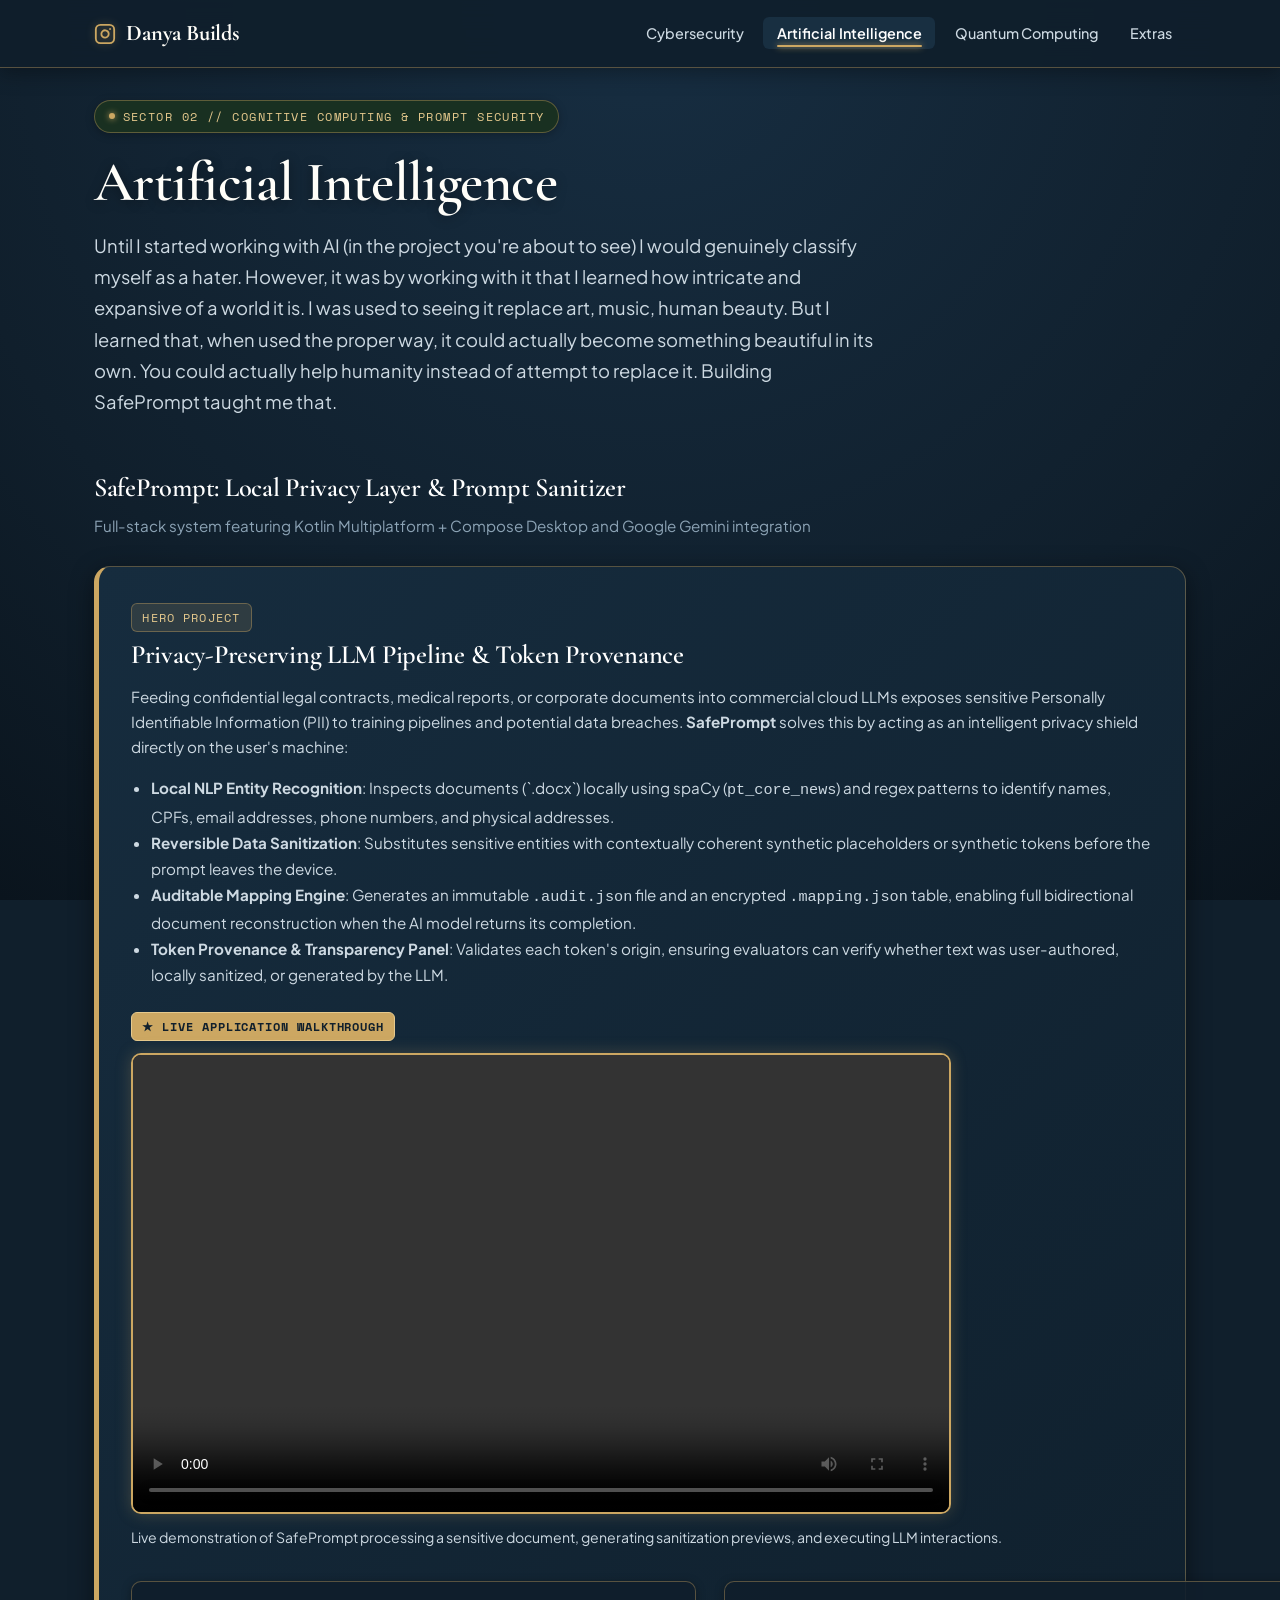
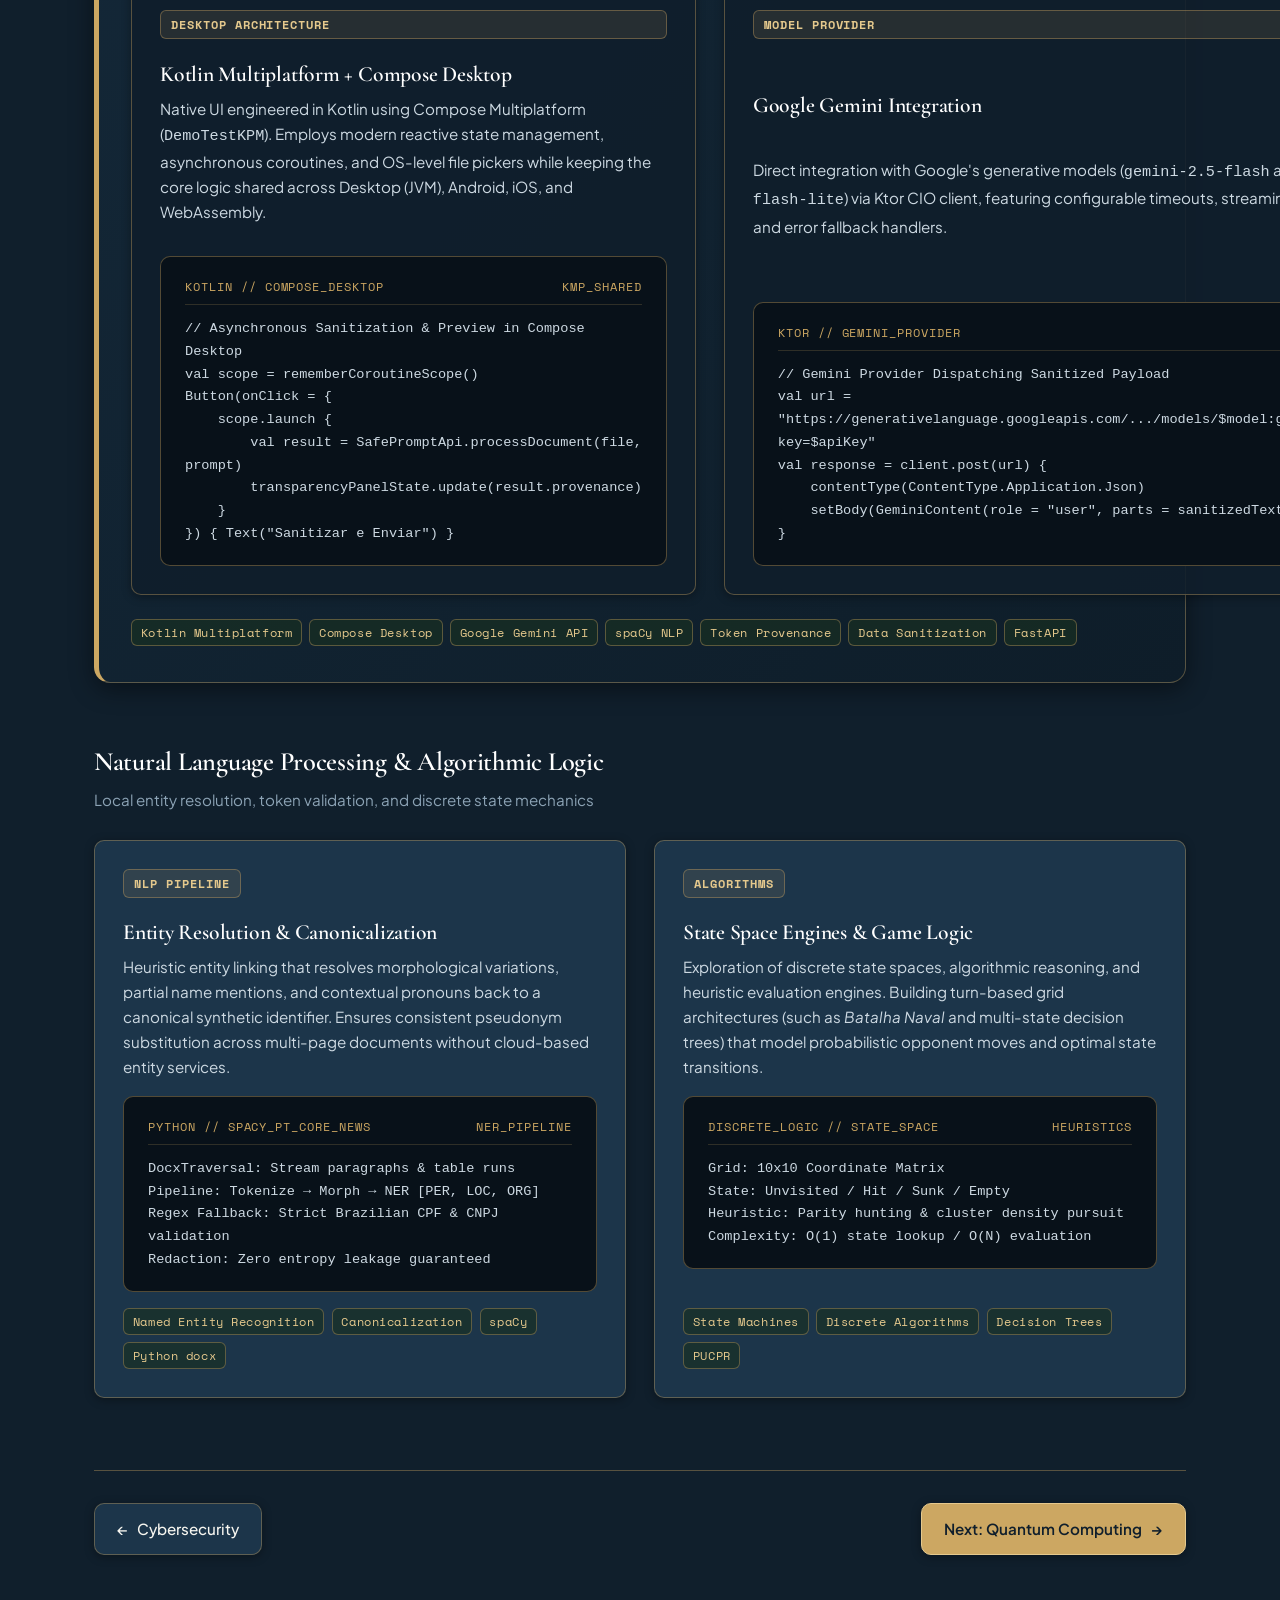
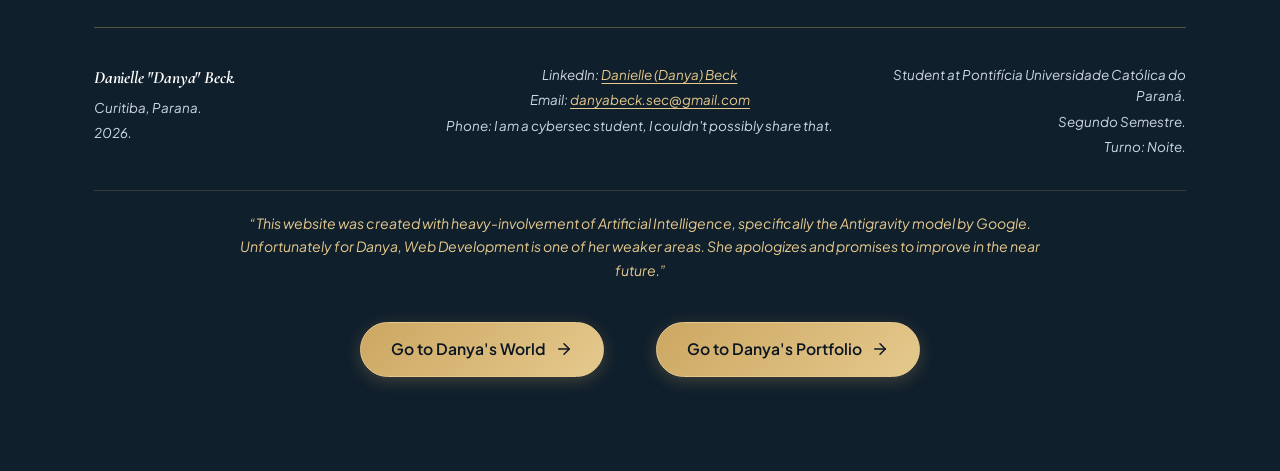
<file: DanyaBuilds/ai.html>
<!DOCTYPE html>
<html lang="en">
<head>
  <meta charset="UTF-8">
  <meta name="viewport" content="width=device-width, initial-scale=1.0">
  <title>Artificial Intelligence — Danya Builds</title>
  <meta name="description" content="SafePrompt, Kotlin Multiplatform, Compose Desktop, Google Gemini integration, and privacy-preserving AI architectures by Danya.">
  
  <link rel="preconnect" href="https://fonts.googleapis.com">
  <link rel="preconnect" href="https://fonts.gstatic.com" crossorigin>
  <link href="https://fonts.googleapis.com/css2?family=Cormorant+Garamond:ital,wght@0,500;0,600;0,700;1,400&family=Plus+Jakarta+Sans:wght@400;500;600;700&family=Space+Mono:wght@400;700&display=swap" rel="stylesheet">
  
  <link rel="stylesheet" href="css/variables.css">
  <link rel="stylesheet" href="css/base.css">
  <link rel="stylesheet" href="css/navigation.css?v=20260913d">
  <link rel="stylesheet" href="css/sections.css">
</head>
<body>

  <!-- Persistent Top Navigation -->
  <header class="site-nav-header">
    <div class="container site-nav-container">
      <a href="index.html" class="site-brand" aria-label="Danya Builds — Return to Home">
        <svg class="site-brand-icon" viewBox="0 0 24 24" fill="none" stroke="currentColor" stroke-width="2" stroke-linecap="round" stroke-linejoin="round">
          <rect x="2" y="2" width="20" height="20" rx="5" ry="5"></rect>
          <path d="M16 11.37A4 4 0 1 1 12.63 8 4 4 0 0 1 16 11.37z"></path>
          <line x1="17.5" y1="6.5" x2="17.51" y2="6.5"></line>
        </svg>
        <span>Danya Builds</span>
      </a>

      <button class="mobile-nav-toggle" aria-label="Toggle navigation menu" aria-expanded="false" aria-controls="primary-nav">
        <svg width="22" height="22" viewBox="0 0 24 24" fill="none" stroke="currentColor" stroke-width="2" stroke-linecap="round" stroke-linejoin="round">
          <line x1="3" y1="12" x2="21" y2="12"></line>
          <line x1="3" y1="6" x2="21" y2="6"></line>
          <line x1="3" y1="18" x2="21" y2="18"></line>
        </svg>
      </button>

      <nav id="primary-nav" aria-label="Primary navigation">
        <ul class="site-nav-menu">
          <li><a href="cybersecurity.html" class="nav-link">Cybersecurity</a></li>
          <li><a href="ai.html" class="nav-link active">Artificial Intelligence</a></li>
          <li><a href="quantum.html" class="nav-link">Quantum Computing</a></li>
          <li><a href="extras.html" class="nav-link">Extras</a></li>
        </ul>
      </nav>
    </div>
  </header>

  <!-- Main Content -->
  <main class="main-content">
    <div class="container">

      <!-- Section Hero -->
      <header class="section-hero">
        <div class="sector-badge">Sector 02 // Cognitive Computing & Prompt Security</div>
        <h1>Artificial Intelligence</h1>
        <p class="section-intro-text">
          Until I started working with AI (in the project you're about to see) I would genuinely classify myself as a hater. However, it was by working with it that I learned how intricate and expansive of a world it is. I was used to seeing it replace art, music, human beauty. But I learned that, when used the proper way, it could actually become something beautiful in its own. You could actually help humanity instead of attempt to replace it. Building SafePrompt taught me that.
        </p>
      </header>

      <!-- Primary Feature Spotlight: SafePrompt -->
      <section class="content-group" aria-labelledby="safeprompt-heading">
        <h2 id="safeprompt-heading" class="content-group-title">SafePrompt: Local Privacy Layer & Prompt Sanitizer</h2>
        <p class="content-group-subtitle">Full-stack system featuring Kotlin Multiplatform + Compose Desktop and Google Gemini integration</p>

        <div class="feature-spotlight">
          <div style="margin-bottom: 1.5rem;">
            <span class="placeholder-tag">Hero Project</span>
            <h3 style="margin: 0.5rem 0 0.75rem; color: #ffffff;">Privacy-Preserving LLM Pipeline & Token Provenance</h3>
            <p class="story-card-text">
              Feeding confidential legal contracts, medical reports, or corporate documents into commercial cloud LLMs exposes sensitive Personally Identifiable Information (PII) to training pipelines and potential data breaches. <strong>SafePrompt</strong> solves this by acting as an intelligent privacy shield directly on the user's machine:
            </p>
            <ul style="margin-left: 1.25rem; margin-bottom: 1.25rem; color: var(--color-ink-secondary); font-size: 0.95rem; line-height: 1.7;">
              <li><strong>Local NLP Entity Recognition</strong>: Inspects documents (`.docx`) locally using spaCy (<code>pt_core_news</code>) and regex patterns to identify names, CPFs, email addresses, phone numbers, and physical addresses.</li>
              <li><strong>Reversible Data Sanitization</strong>: Substitutes sensitive entities with contextually coherent synthetic placeholders or synthetic tokens before the prompt leaves the device.</li>
              <li><strong>Auditable Mapping Engine</strong>: Generates an immutable <code>.audit.json</code> file and an encrypted <code>.mapping.json</code> table, enabling full bidirectional document reconstruction when the AI model returns its completion.</li>
              <li><strong>Token Provenance & Transparency Panel</strong>: Validates each token's origin, ensuring evaluators can verify whether text was user-authored, locally sanitized, or generated by the LLM.</li>
            </ul>
          </div>

          <!-- Video Demonstration -->
          <div style="margin-bottom: 2rem;">
            <span class="video-badge primary">&#9733; Live Application Walkthrough</span>
            <div class="video-wrapper video-primary" style="max-width: 820px;">
              <video controls playsinline preload="metadata">
                <source src="sources/safeprompt_demo.mp4" type="video/mp4">
                Your browser does not support the video tag.
              </video>
            </div>
            <p style="margin-top: 0.75rem; font-size: 0.88rem; color: var(--color-ink-secondary);">
              Live demonstration of SafePrompt processing a sensitive document, generating sanitization previews, and executing LLM interactions.
            </p>
          </div>

          <!-- Technical Highlight: Kotlin Multiplatform Desktop & Gemini Integration -->
          <div class="grid-2-col">
            <div class="story-card" style="background-color: rgba(16, 31, 44, 0.9);">
              <span class="video-badge">Desktop Architecture</span>
              <h4 class="story-card-title">Kotlin Multiplatform + Compose Desktop</h4>
              <p class="story-card-text">
                Native UI engineered in Kotlin using Compose Multiplatform (<code>DemoTestKPM</code>). Employs modern reactive state management, asynchronous coroutines, and OS-level file pickers while keeping the core logic shared across Desktop (JVM), Android, iOS, and WebAssembly.
              </p>
              <div class="code-spec-block">
                <div class="code-spec-header">
                  <span>KOTLIN // COMPOSE_DESKTOP</span>
                  <span>KMP_SHARED</span>
                </div>
                <code>// Asynchronous Sanitization & Preview in Compose Desktop<br>
val scope = rememberCoroutineScope()<br>
Button(onClick = {<br>
&nbsp;&nbsp;&nbsp;&nbsp;scope.launch {<br>
&nbsp;&nbsp;&nbsp;&nbsp;&nbsp;&nbsp;&nbsp;&nbsp;val result = SafePromptApi.processDocument(file, prompt)<br>
&nbsp;&nbsp;&nbsp;&nbsp;&nbsp;&nbsp;&nbsp;&nbsp;transparencyPanelState.update(result.provenance)<br>
&nbsp;&nbsp;&nbsp;&nbsp;}<br>
}) { Text("Sanitizar e Enviar") }</code>
              </div>
            </div>

            <div class="story-card" style="background-color: rgba(16, 31, 44, 0.9);">
              <span class="video-badge">Model Provider</span>
              <h4 class="story-card-title">Google Gemini Integration</h4>
              <p class="story-card-text">
                Direct integration with Google's generative models (<code>gemini-2.5-flash</code> and <code>gemini-3.1-flash-lite</code>) via Ktor CIO client, featuring configurable timeouts, streaming response parsing, and error fallback handlers.
              </p>
              <div class="code-spec-block">
                <div class="code-spec-header">
                  <span>KTOR // GEMINI_PROVIDER</span>
                  <span>HTTP_CLIENT_CIO</span>
                </div>
                <code>// Gemini Provider Dispatching Sanitized Payload<br>
val url = "https://generativelanguage.googleapis.com/.../models/$model:generateContent?key=$apiKey"<br>
val response = client.post(url) {<br>
&nbsp;&nbsp;&nbsp;&nbsp;contentType(ContentType.Application.Json)<br>
&nbsp;&nbsp;&nbsp;&nbsp;setBody(GeminiContent(role = "user", parts = sanitizedText))<br>
}</code>
              </div>
            </div>
          </div>

          <div class="tech-tag-list" style="margin-top: 1.5rem;">
            <span class="tech-tag">Kotlin Multiplatform</span>
            <span class="tech-tag">Compose Desktop</span>
            <span class="tech-tag">Google Gemini API</span>
            <span class="tech-tag">spaCy NLP</span>
            <span class="tech-tag">Token Provenance</span>
            <span class="tech-tag">Data Sanitization</span>
            <span class="tech-tag">FastAPI</span>
          </div>
        </div>
      </section>

      <!-- Local NLP & Algorithmic Foundations -->
      <section class="content-group" aria-labelledby="nlp-heading">
        <h2 id="nlp-heading" class="content-group-title">Natural Language Processing & Algorithmic Logic</h2>
        <p class="content-group-subtitle">Local entity resolution, token validation, and discrete state mechanics</p>

        <div class="grid-2-col">
          <!-- Card 1: Local NER & Entity Resolution -->
          <div class="story-card">
            <div>
              <span class="video-badge">NLP Pipeline</span>
              <h3 class="story-card-title">Entity Resolution & Canonicalization</h3>
              <p class="story-card-text">
                Heuristic entity linking that resolves morphological variations, partial name mentions, and contextual pronouns back to a canonical synthetic identifier. Ensures consistent pseudonym substitution across multi-page documents without cloud-based entity services.
              </p>
              <div class="code-spec-block">
                <div class="code-spec-header">
                  <span>PYTHON // SPACY_PT_CORE_NEWS</span>
                  <span>NER_PIPELINE</span>
                </div>
                <code>DocxTraversal: Stream paragraphs & table runs<br>
Pipeline: Tokenize &rarr; Morph &rarr; NER [PER, LOC, ORG]<br>
Regex Fallback: Strict Brazilian CPF & CNPJ validation<br>
Redaction: Zero entropy leakage guaranteed</code>
              </div>
            </div>
            <div class="tech-tag-list">
              <span class="tech-tag">Named Entity Recognition</span>
              <span class="tech-tag">Canonicalization</span>
              <span class="tech-tag">spaCy</span>
              <span class="tech-tag">Python docx</span>
            </div>
          </div>

          <!-- Card 2: State Space Search & Algorithmic Logic -->
          <div class="story-card">
            <div>
              <span class="video-badge">Algorithms</span>
              <h3 class="story-card-title">State Space Engines & Game Logic</h3>
              <p class="story-card-text">
                Exploration of discrete state spaces, algorithmic reasoning, and heuristic evaluation engines. Building turn-based grid architectures (such as <em>Batalha Naval</em> and multi-state decision trees) that model probabilistic opponent moves and optimal state transitions.
              </p>
              <div class="code-spec-block">
                <div class="code-spec-header">
                  <span>DISCRETE_LOGIC // STATE_SPACE</span>
                  <span>HEURISTICS</span>
                </div>
                <code>Grid: 10x10 Coordinate Matrix<br>
State: Unvisited / Hit / Sunk / Empty<br>
Heuristic: Parity hunting & cluster density pursuit<br>
Complexity: O(1) state lookup / O(N) evaluation</code>
              </div>
            </div>
            <div class="tech-tag-list">
              <span class="tech-tag">State Machines</span>
              <span class="tech-tag">Discrete Algorithms</span>
              <span class="tech-tag">Decision Trees</span>
              <span class="tech-tag">PUCPR</span>
            </div>
          </div>
        </div>
      </section>

      <!-- Discreet Bottom Navigation -->
      <footer class="section-nav-footer">
        <div class="section-nav-wrapper">
          <a href="cybersecurity.html" class="section-nav-btn">
            <span aria-hidden="true">&larr;</span> Cybersecurity
          </a>
          <a href="quantum.html" class="section-nav-btn next-btn">
            Next: Quantum Computing <span aria-hidden="true">&rarr;</span>
          </a>
        </div>
      </footer>

      <!-- Site Global Footer (Three Columns Side-by-Side + Disclaimer Underneath) -->
      <footer class="site-global-footer">
        <div class="footer-meta-grid" style="display: grid; grid-template-columns: 1fr 1.25fr 1fr; gap: 1.5rem; align-items: start; width: 100%;">
          <div class="footer-meta-col footer-col-left" style="text-align: left; font-style: italic;">
            <p class="footer-name" style="font-style: italic; margin-bottom: 0.35rem;">Danielle "Danya" Beck.</p>
            <p style="font-style: italic; margin-bottom: 0.25rem;">Curitiba, Parana.</p>
            <p style="font-style: italic; margin-bottom: 0.25rem;">2026.</p>
          </div>
          <div class="footer-meta-col footer-col-center" style="text-align: center; font-style: italic;">
            <p style="font-style: italic; margin-bottom: 0.25rem;">LinkedIn: <a href="https://www.linkedin.com/in/danielle-beck-057b423b5/" target="_blank" rel="noopener noreferrer">Danielle (Danya) Beck</a></p>
            <p style="font-style: italic; margin-bottom: 0.25rem;">Email: <a href="mailto:danyabeck.sec@gmail.com">danyabeck.sec@gmail.com</a></p>
            <p style="font-style: italic; margin-bottom: 0.25rem;">Phone: I am a cybersec student, I couldn't possibly share that.</p>
          </div>
          <div class="footer-meta-col footer-col-right" style="text-align: right; font-style: italic;">
            <p style="font-style: italic; margin-bottom: 0.25rem;">Student at Pontifícia Universidade Católica do Paraná.</p>
            <p style="font-style: italic; margin-bottom: 0.25rem;">Segundo Semestre.</p>
            <p style="font-style: italic; margin-bottom: 0.25rem;">Turno: Noite.</p>
          </div>
        </div>
        <div class="footer-disclaimer" style="padding-top: 1.35rem; border-top: 1px solid rgba(204, 167, 98, 0.2); text-align: center; width: 100%;">
          <p style="font-style: italic; color: var(--color-gold-bright); max-width: 820px; margin: 0 auto; line-height: 1.65; font-size: 0.88rem;">“This website was created with heavy-involvement of Artificial Intelligence, specifically the Antigravity model by Google. Unfortunately for Danya, Web Development is one of her weaker areas. She apologizes and promises to improve in the near future.”</p>
        </div>
        <!-- Cross-Site Switcher Buttons -->
        <div class="footer-switcher">
          <a href="../DanyasWorld/index.html" class="danya-switch-btn" id="btn-to-danyas-world">
            <span>Go to Danya's World</span>
            <svg viewBox="0 0 24 24" fill="none" stroke="currentColor" stroke-width="2" stroke-linecap="round" stroke-linejoin="round" aria-hidden="true">
              <path d="M5 12h14"></path>
              <path d="M12 5l7 7-7 7"></path>
            </svg>
          </a>
          <a href="../index.html" class="danya-switch-btn" id="btn-to-danya-portfolio">
            <span>Go to Danya's Portfolio</span>
            <svg viewBox="0 0 24 24" fill="none" stroke="currentColor" stroke-width="2" stroke-linecap="round" stroke-linejoin="round" aria-hidden="true">
              <path d="M5 12h14"></path>
              <path d="M12 5l7 7-7 7"></path>
            </svg>
          </a>
        </div>
      </footer>

    </div>
  </main>

  <script src="js/main.js"></script>
</body>
</html>
</file>
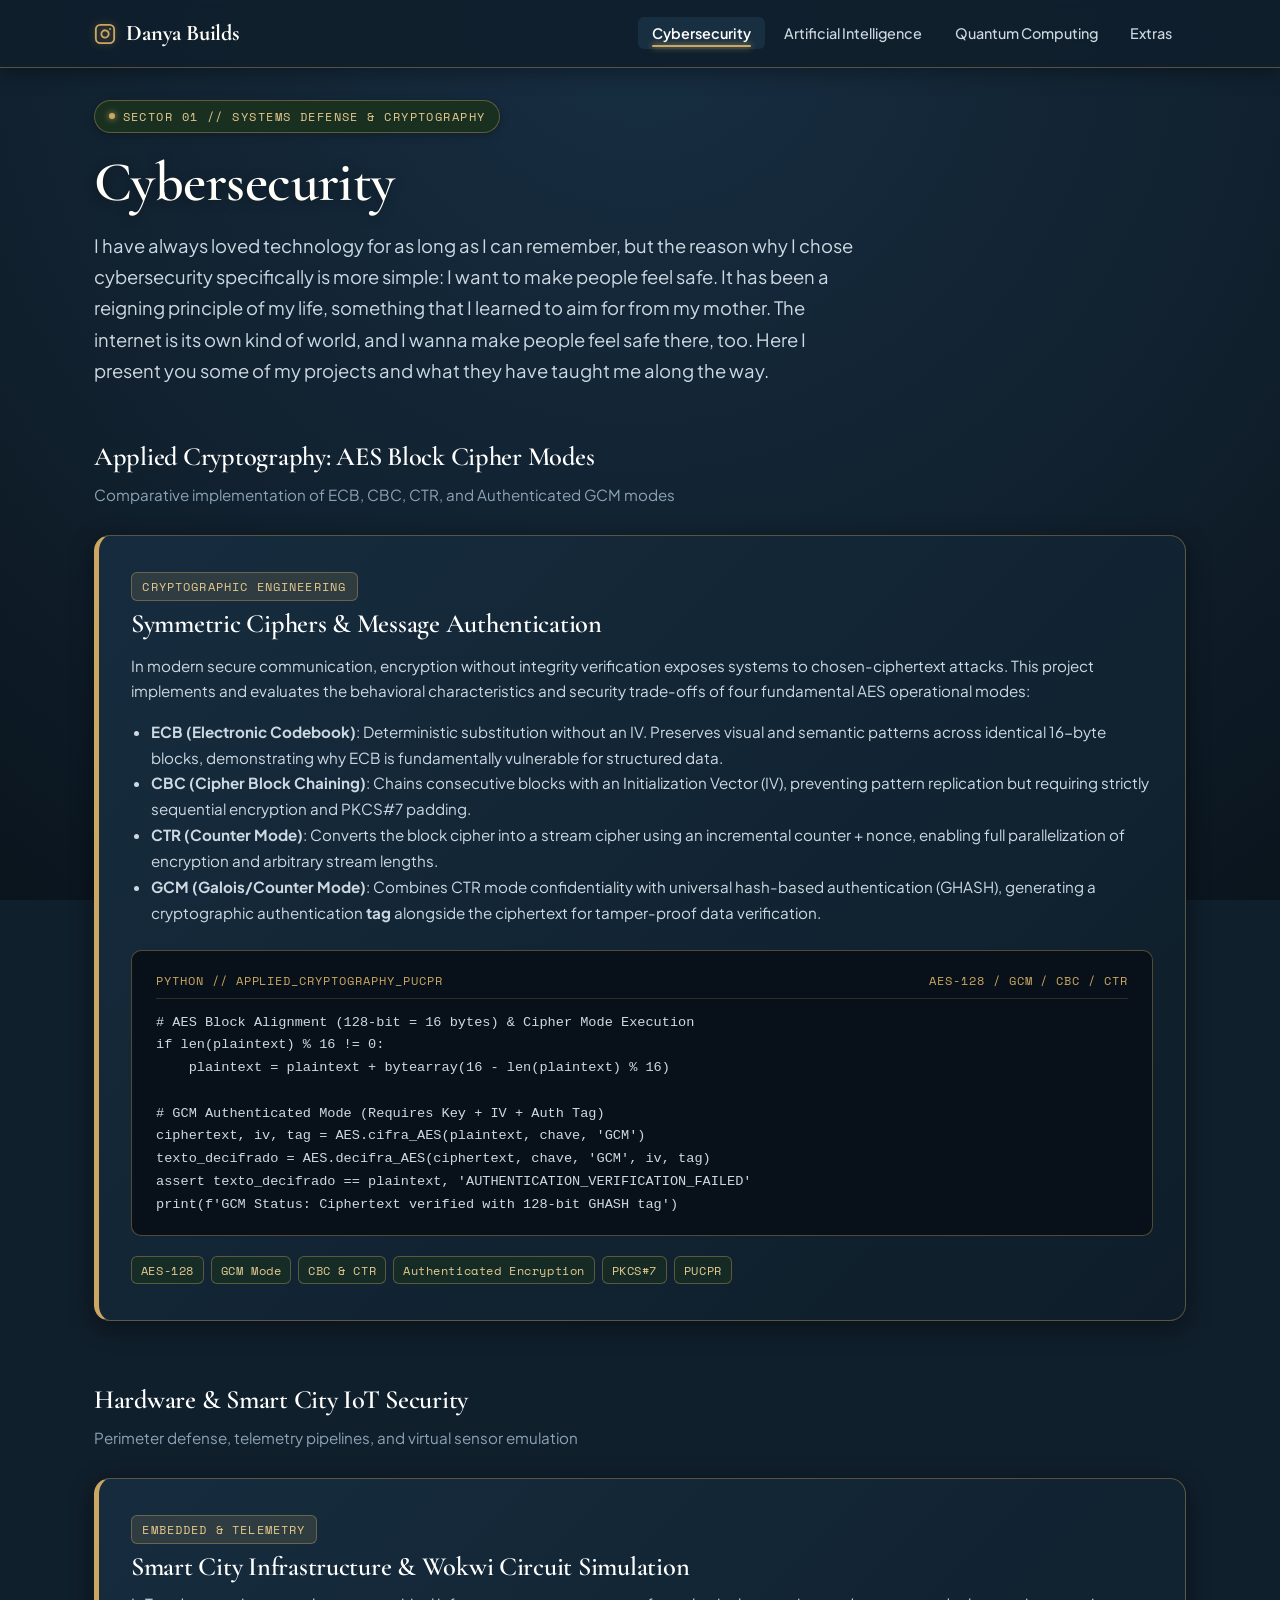
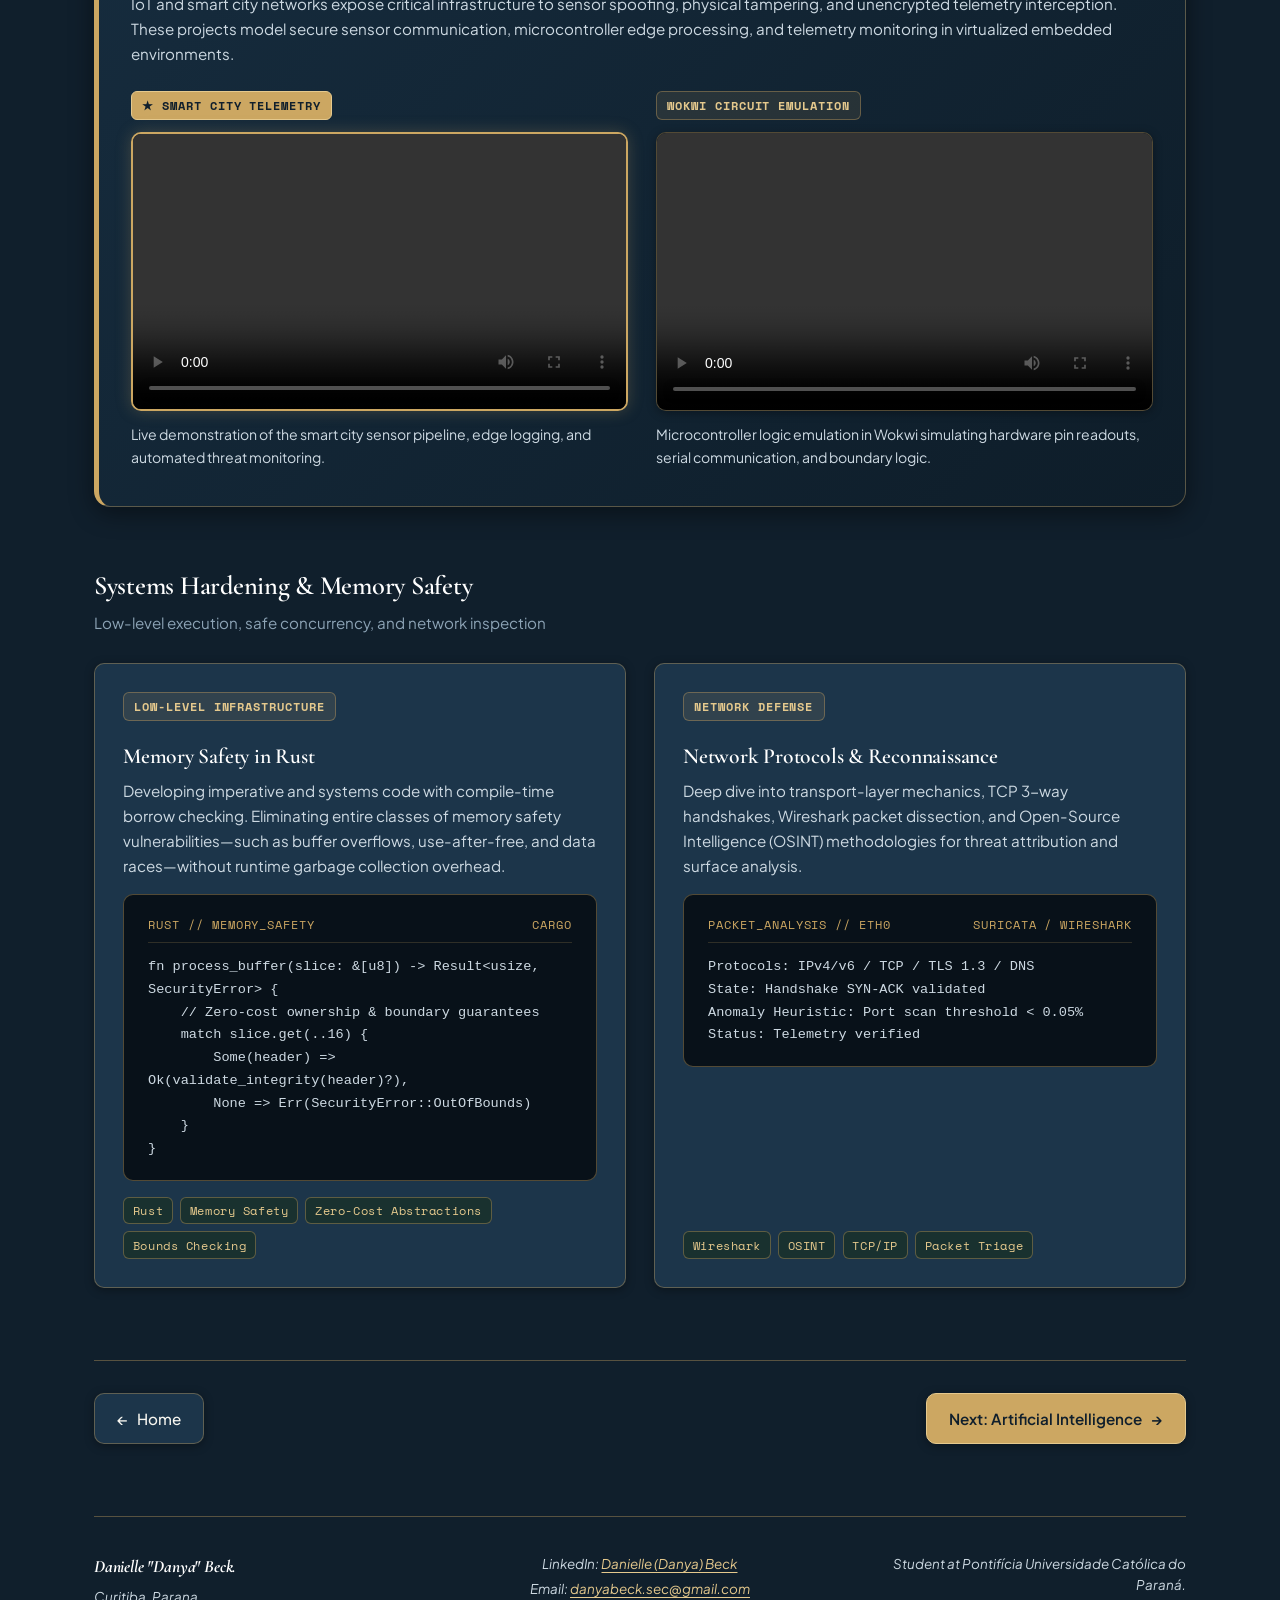
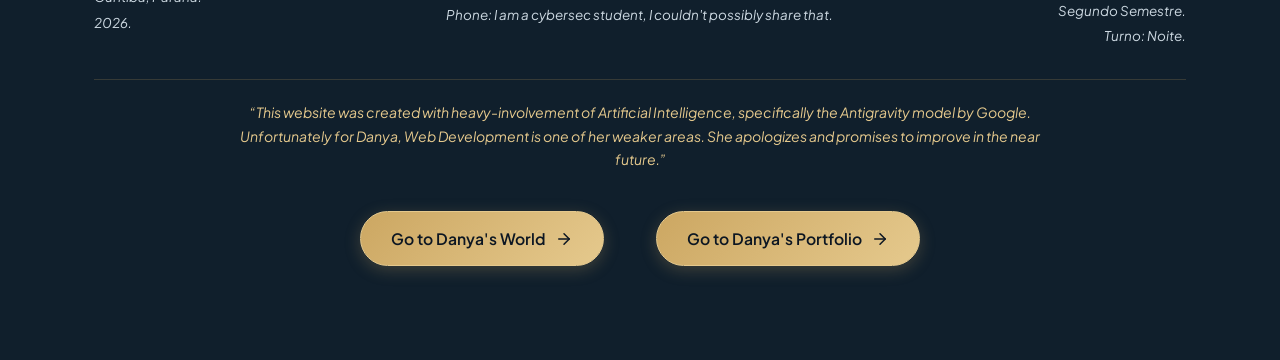
<file: DanyaBuilds/cybersecurity.html>
<!DOCTYPE html>
<html lang="en">
<head>
  <meta charset="UTF-8">
  <meta name="viewport" content="width=device-width, initial-scale=1.0">
  <title>Cybersecurity — Danya Builds</title>
  <meta name="description" content="Applied cryptography, AES block cipher modes, IoT hardware security, and defensive engineering by Danya at PUCPR.">
  
  <link rel="preconnect" href="https://fonts.googleapis.com">
  <link rel="preconnect" href="https://fonts.gstatic.com" crossorigin>
  <link href="https://fonts.googleapis.com/css2?family=Cormorant+Garamond:ital,wght@0,500;0,600;0,700;1,400&family=Plus+Jakarta+Sans:wght@400;500;600;700&family=Space+Mono:wght@400;700&display=swap" rel="stylesheet">
  
  <link rel="stylesheet" href="css/variables.css">
  <link rel="stylesheet" href="css/base.css">
  <link rel="stylesheet" href="css/navigation.css?v=20260913d">
  <link rel="stylesheet" href="css/sections.css">
</head>
<body>

  <!-- Persistent Top Navigation -->
  <header class="site-nav-header">
    <div class="container site-nav-container">
      <a href="index.html" class="site-brand" aria-label="Danya Builds — Return to Home">
        <svg class="site-brand-icon" viewBox="0 0 24 24" fill="none" stroke="currentColor" stroke-width="2" stroke-linecap="round" stroke-linejoin="round">
          <rect x="2" y="2" width="20" height="20" rx="5" ry="5"></rect>
          <path d="M16 11.37A4 4 0 1 1 12.63 8 4 4 0 0 1 16 11.37z"></path>
          <line x1="17.5" y1="6.5" x2="17.51" y2="6.5"></line>
        </svg>
        <span>Danya Builds</span>
      </a>

      <button class="mobile-nav-toggle" aria-label="Toggle navigation menu" aria-expanded="false" aria-controls="primary-nav">
        <svg width="22" height="22" viewBox="0 0 24 24" fill="none" stroke="currentColor" stroke-width="2" stroke-linecap="round" stroke-linejoin="round">
          <line x1="3" y1="12" x2="21" y2="12"></line>
          <line x1="3" y1="6" x2="21" y2="6"></line>
          <line x1="3" y1="18" x2="21" y2="18"></line>
        </svg>
      </button>

      <nav id="primary-nav" aria-label="Primary navigation">
        <ul class="site-nav-menu">
          <li><a href="cybersecurity.html" class="nav-link active">Cybersecurity</a></li>
          <li><a href="ai.html" class="nav-link">Artificial Intelligence</a></li>
          <li><a href="quantum.html" class="nav-link">Quantum Computing</a></li>
          <li><a href="extras.html" class="nav-link">Extras</a></li>
        </ul>
      </nav>
    </div>
  </header>

  <!-- Main Content -->
  <main class="main-content">
    <div class="container">

      <!-- Section Hero -->
      <header class="section-hero">
        <div class="sector-badge">Sector 01 // Systems Defense & Cryptography</div>
        <h1>Cybersecurity</h1>
        <p class="section-intro-text">
          I have always loved technology for as long as I can remember, but the reason why I chose cybersecurity specifically is more simple: I want to make people feel safe. It has been a reigning principle of my life, something that I learned to aim for from my mother. The internet is its own kind of world, and I wanna make people feel safe there, too. Here I present you some of my projects and what they have taught me along the way.
        </p>
      </header>

      <!-- Primary Feature Spotlight: AES Block Cipher Modes -->
      <section class="content-group" aria-labelledby="aes-heading">
        <h2 id="aes-heading" class="content-group-title">Applied Cryptography: AES Block Cipher Modes</h2>
        <p class="content-group-subtitle">Comparative implementation of ECB, CBC, CTR, and Authenticated GCM modes</p>

        <div class="feature-spotlight">
          <div style="margin-bottom: 1.5rem;">
            <span class="placeholder-tag">Cryptographic Engineering</span>
            <h3 style="margin: 0.5rem 0 0.75rem; color: #ffffff;">Symmetric Ciphers & Message Authentication</h3>
            <p class="story-card-text">
              In modern secure communication, encryption without integrity verification exposes systems to chosen-ciphertext attacks. This project implements and evaluates the behavioral characteristics and security trade-offs of four fundamental AES operational modes:
            </p>
            <ul style="margin-left: 1.25rem; margin-bottom: 1.25rem; color: var(--color-ink-secondary); font-size: 0.95rem; line-height: 1.7;">
              <li><strong>ECB (Electronic Codebook)</strong>: Deterministic substitution without an IV. Preserves visual and semantic patterns across identical 16-byte blocks, demonstrating why ECB is fundamentally vulnerable for structured data.</li>
              <li><strong>CBC (Cipher Block Chaining)</strong>: Chains consecutive blocks with an Initialization Vector (IV), preventing pattern replication but requiring strictly sequential encryption and PKCS#7 padding.</li>
              <li><strong>CTR (Counter Mode)</strong>: Converts the block cipher into a stream cipher using an incremental counter + nonce, enabling full parallelization of encryption and arbitrary stream lengths.</li>
              <li><strong>GCM (Galois/Counter Mode)</strong>: Combines CTR mode confidentiality with universal hash-based authentication (GHASH), generating a cryptographic authentication <strong>tag</strong> alongside the ciphertext for tamper-proof data verification.</li>
            </ul>
          </div>

          <!-- Code Spec Block -->
          <div class="code-spec-block">
            <div class="code-spec-header">
              <span>PYTHON // APPLIED_CRYPTOGRAPHY_PUCPR</span>
              <span>AES-128 / GCM / CBC / CTR</span>
            </div>
            <code># AES Block Alignment (128-bit = 16 bytes) & Cipher Mode Execution<br>
if len(plaintext) % 16 != 0:<br>
&nbsp;&nbsp;&nbsp;&nbsp;plaintext = plaintext + bytearray(16 - len(plaintext) % 16)<br><br>
# GCM Authenticated Mode (Requires Key + IV + Auth Tag)<br>
ciphertext, iv, tag = AES.cifra_AES(plaintext, chave, 'GCM')<br>
texto_decifrado = AES.decifra_AES(ciphertext, chave, 'GCM', iv, tag)<br>
assert texto_decifrado == plaintext, 'AUTHENTICATION_VERIFICATION_FAILED'<br>
print(f'GCM Status: Ciphertext verified with 128-bit GHASH tag')</code>
          </div>

          <div class="tech-tag-list" style="margin-top: 1.25rem;">
            <span class="tech-tag">AES-128</span>
            <span class="tech-tag">GCM Mode</span>
            <span class="tech-tag">CBC & CTR</span>
            <span class="tech-tag">Authenticated Encryption</span>
            <span class="tech-tag">PKCS#7</span>
            <span class="tech-tag">PUCPR</span>
          </div>
        </div>
      </section>

      <!-- Embedded Systems & Smart City IoT Defense -->
      <section class="content-group" aria-labelledby="iot-heading">
        <h2 id="iot-heading" class="content-group-title">Hardware & Smart City IoT Security</h2>
        <p class="content-group-subtitle">Perimeter defense, telemetry pipelines, and virtual sensor emulation</p>

        <div class="feature-spotlight">
          <div style="margin-bottom: 1.5rem;">
            <span class="placeholder-tag">Embedded & Telemetry</span>
            <h3 style="margin: 0.5rem 0 0.5rem; color: #ffffff;">Smart City Infrastructure & Wokwi Circuit Simulation</h3>
            <p class="story-card-text">
              IoT and smart city networks expose critical infrastructure to sensor spoofing, physical tampering, and unencrypted telemetry interception. These projects model secure sensor communication, microcontroller edge processing, and telemetry monitoring in virtualized embedded environments.
            </p>
          </div>

          <!-- 2-Column Technical Video Showcase -->
          <div class="tech-videos-grid">
            <!-- Video 1: Smart City Demo -->
            <div>
              <span class="video-badge primary">&#9733; Smart City Telemetry</span>
              <div class="video-wrapper video-primary">
                <video controls playsinline preload="metadata">
                  <source src="sources/smartcity_demo.mp4" type="video/mp4">
                  Your browser does not support the video tag.
                </video>
              </div>
              <p style="margin-top: 0.75rem; font-size: 0.88rem; color: var(--color-ink-secondary);">
                Live demonstration of the smart city sensor pipeline, edge logging, and automated threat monitoring.
              </p>
            </div>

            <!-- Video 2: Wokwi Simulation -->
            <div>
              <span class="video-badge">Wokwi Circuit Emulation</span>
              <div class="video-wrapper">
                <video controls playsinline preload="metadata">
                  <source src="sources/wokwi_simulation.mp4" type="video/mp4">
                  Your browser does not support the video tag.
                </video>
              </div>
              <p style="margin-top: 0.75rem; font-size: 0.88rem; color: var(--color-ink-secondary);">
                Microcontroller logic emulation in Wokwi simulating hardware pin readouts, serial communication, and boundary logic.
              </p>
            </div>
          </div>
        </div>
      </section>

      <!-- Infrastructure & Memory-Safe Systems -->
      <section class="content-group" aria-labelledby="systems-heading">
        <h2 id="systems-heading" class="content-group-title">Systems Hardening & Memory Safety</h2>
        <p class="content-group-subtitle">Low-level execution, safe concurrency, and network inspection</p>

        <div class="grid-2-col">
          <!-- Card 1: Rust Memory Safety -->
          <div class="story-card">
            <div>
              <span class="video-badge">Low-Level Infrastructure</span>
              <h3 class="story-card-title">Memory Safety in Rust</h3>
              <p class="story-card-text">
                Developing imperative and systems code with compile-time borrow checking. Eliminating entire classes of memory safety vulnerabilities—such as buffer overflows, use-after-free, and data races—without runtime garbage collection overhead.
              </p>
              <div class="code-spec-block">
                <div class="code-spec-header">
                  <span>RUST // MEMORY_SAFETY</span>
                  <span>CARGO</span>
                </div>
                <code>fn process_buffer(slice: &[u8]) -> Result&lt;usize, SecurityError&gt; {<br>
&nbsp;&nbsp;&nbsp;&nbsp;// Zero-cost ownership & boundary guarantees<br>
&nbsp;&nbsp;&nbsp;&nbsp;match slice.get(..16) {<br>
&nbsp;&nbsp;&nbsp;&nbsp;&nbsp;&nbsp;&nbsp;&nbsp;Some(header) =&gt; Ok(validate_integrity(header)?),<br>
&nbsp;&nbsp;&nbsp;&nbsp;&nbsp;&nbsp;&nbsp;&nbsp;None =&gt; Err(SecurityError::OutOfBounds)<br>
&nbsp;&nbsp;&nbsp;&nbsp;}<br>
}</code>
              </div>
            </div>
            <div class="tech-tag-list">
              <span class="tech-tag">Rust</span>
              <span class="tech-tag">Memory Safety</span>
              <span class="tech-tag">Zero-Cost Abstractions</span>
              <span class="tech-tag">Bounds Checking</span>
            </div>
          </div>

          <!-- Card 2: Network Forensics & OSINT -->
          <div class="story-card">
            <div>
              <span class="video-badge">Network Defense</span>
              <h3 class="story-card-title">Network Protocols & Reconnaissance</h3>
              <p class="story-card-text">
                Deep dive into transport-layer mechanics, TCP 3-way handshakes, Wireshark packet dissection, and Open-Source Intelligence (OSINT) methodologies for threat attribution and surface analysis.
              </p>
              <div class="code-spec-block">
                <div class="code-spec-header">
                  <span>PACKET_ANALYSIS // ETH0</span>
                  <span>SURICATA / WIRESHARK</span>
                </div>
                <code>Protocols: IPv4/v6 / TCP / TLS 1.3 / DNS<br>
State: Handshake SYN-ACK validated<br>
Anomaly Heuristic: Port scan threshold &lt; 0.05%<br>
Status: Telemetry verified</code>
              </div>
            </div>
            <div class="tech-tag-list">
              <span class="tech-tag">Wireshark</span>
              <span class="tech-tag">OSINT</span>
              <span class="tech-tag">TCP/IP</span>
              <span class="tech-tag">Packet Triage</span>
            </div>
          </div>
        </div>
      </section>

      <!-- Discreet Bottom Navigation -->
      <footer class="section-nav-footer">
        <div class="section-nav-wrapper">
          <a href="index.html" class="section-nav-btn">
            <span aria-hidden="true">&larr;</span> Home
          </a>
          <a href="ai.html" class="section-nav-btn next-btn">
            Next: Artificial Intelligence <span aria-hidden="true">&rarr;</span>
          </a>
        </div>
      </footer>

      <!-- Site Global Footer (Three Columns Side-by-Side + Disclaimer Underneath) -->
      <footer class="site-global-footer">
        <div class="footer-meta-grid" style="display: grid; grid-template-columns: 1fr 1.25fr 1fr; gap: 1.5rem; align-items: start; width: 100%;">
          <div class="footer-meta-col footer-col-left" style="text-align: left; font-style: italic;">
            <p class="footer-name" style="font-style: italic; margin-bottom: 0.35rem;">Danielle "Danya" Beck.</p>
            <p style="font-style: italic; margin-bottom: 0.25rem;">Curitiba, Parana.</p>
            <p style="font-style: italic; margin-bottom: 0.25rem;">2026.</p>
          </div>
          <div class="footer-meta-col footer-col-center" style="text-align: center; font-style: italic;">
            <p style="font-style: italic; margin-bottom: 0.25rem;">LinkedIn: <a href="https://www.linkedin.com/in/danielle-beck-057b423b5/" target="_blank" rel="noopener noreferrer">Danielle (Danya) Beck</a></p>
            <p style="font-style: italic; margin-bottom: 0.25rem;">Email: <a href="mailto:danyabeck.sec@gmail.com">danyabeck.sec@gmail.com</a></p>
            <p style="font-style: italic; margin-bottom: 0.25rem;">Phone: I am a cybersec student, I couldn't possibly share that.</p>
          </div>
          <div class="footer-meta-col footer-col-right" style="text-align: right; font-style: italic;">
            <p style="font-style: italic; margin-bottom: 0.25rem;">Student at Pontifícia Universidade Católica do Paraná.</p>
            <p style="font-style: italic; margin-bottom: 0.25rem;">Segundo Semestre.</p>
            <p style="font-style: italic; margin-bottom: 0.25rem;">Turno: Noite.</p>
          </div>
        </div>
        <div class="footer-disclaimer" style="padding-top: 1.35rem; border-top: 1px solid rgba(204, 167, 98, 0.2); text-align: center; width: 100%;">
          <p style="font-style: italic; color: var(--color-gold-bright); max-width: 820px; margin: 0 auto; line-height: 1.65; font-size: 0.88rem;">“This website was created with heavy-involvement of Artificial Intelligence, specifically the Antigravity model by Google. Unfortunately for Danya, Web Development is one of her weaker areas. She apologizes and promises to improve in the near future.”</p>
        </div>
        <!-- Cross-Site Switcher Buttons -->
        <div class="footer-switcher">
          <a href="../DanyasWorld/index.html" class="danya-switch-btn" id="btn-to-danyas-world">
            <span>Go to Danya's World</span>
            <svg viewBox="0 0 24 24" fill="none" stroke="currentColor" stroke-width="2" stroke-linecap="round" stroke-linejoin="round" aria-hidden="true">
              <path d="M5 12h14"></path>
              <path d="M12 5l7 7-7 7"></path>
            </svg>
          </a>
          <a href="../index.html" class="danya-switch-btn" id="btn-to-danya-portfolio">
            <span>Go to Danya's Portfolio</span>
            <svg viewBox="0 0 24 24" fill="none" stroke="currentColor" stroke-width="2" stroke-linecap="round" stroke-linejoin="round" aria-hidden="true">
              <path d="M5 12h14"></path>
              <path d="M12 5l7 7-7 7"></path>
            </svg>
          </a>
        </div>
      </footer>

    </div>
  </main>

  <script src="js/main.js"></script>
</body>
</html>
</file>
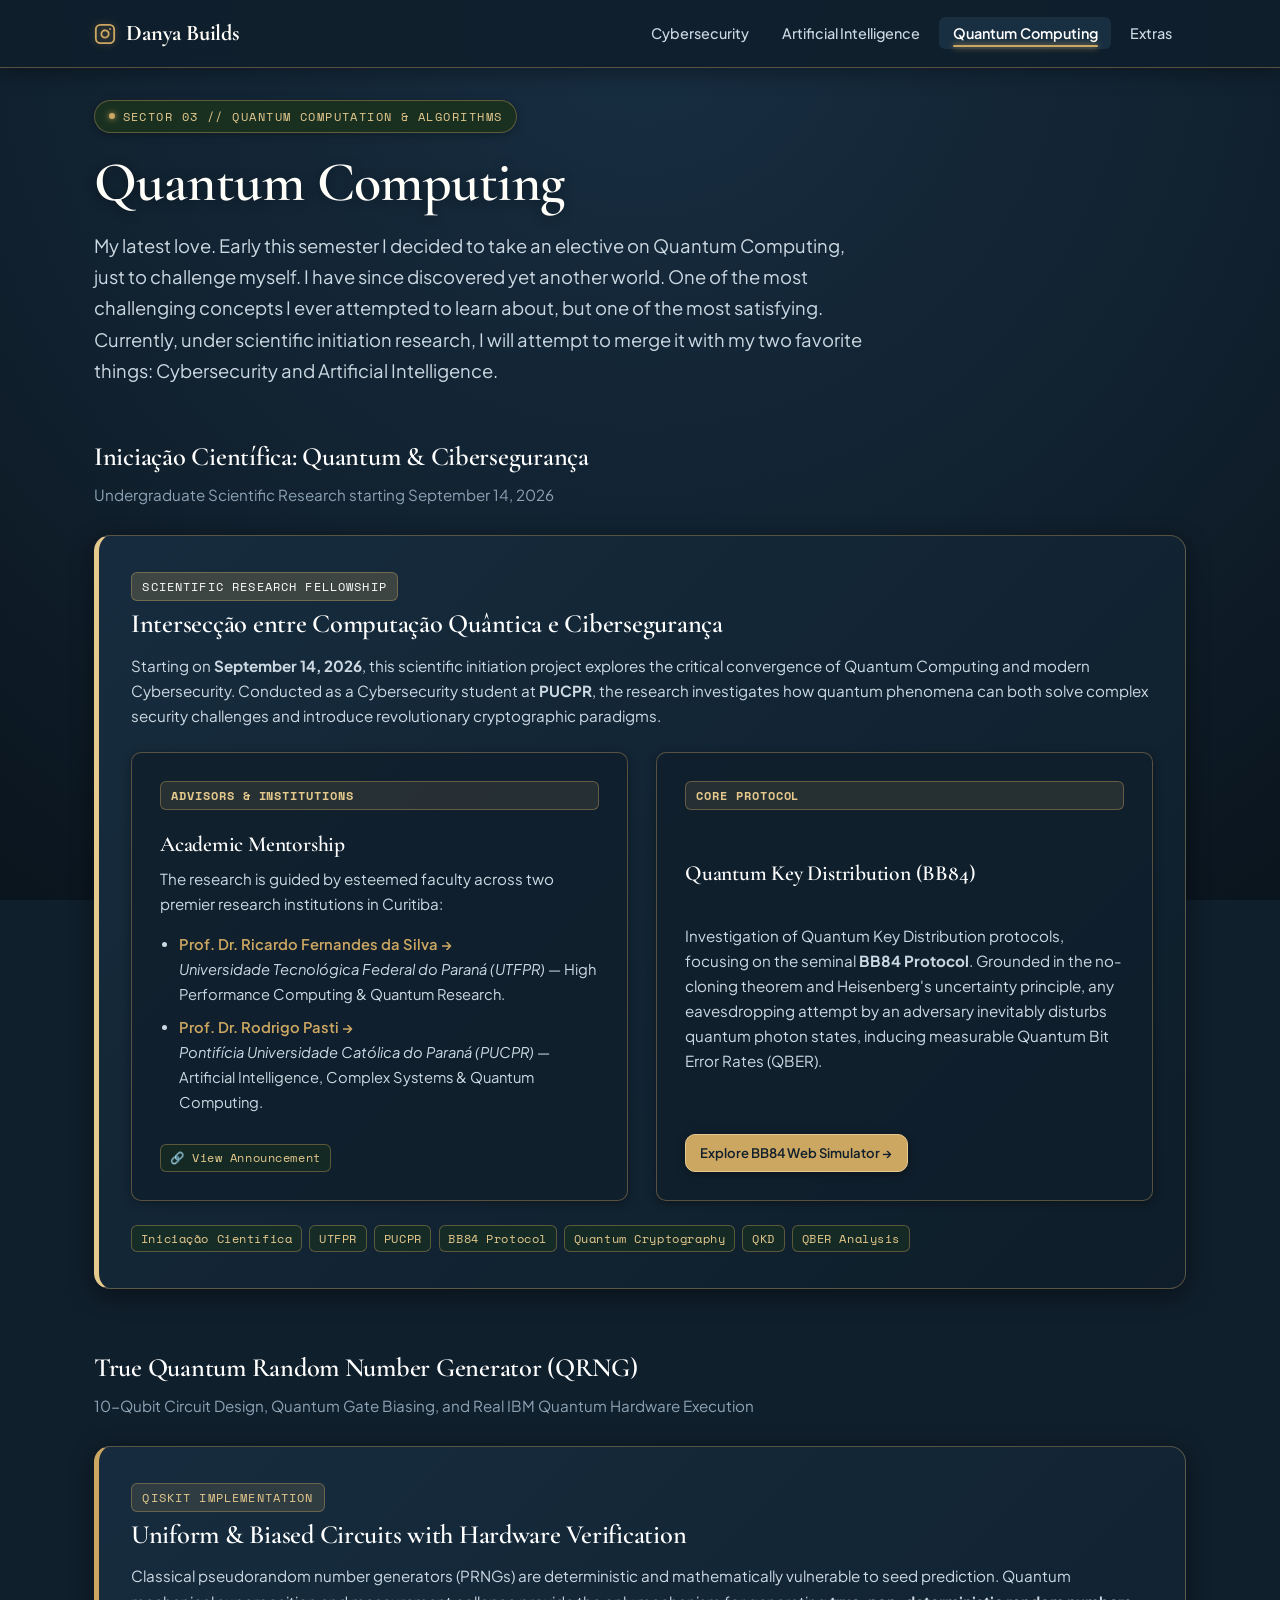
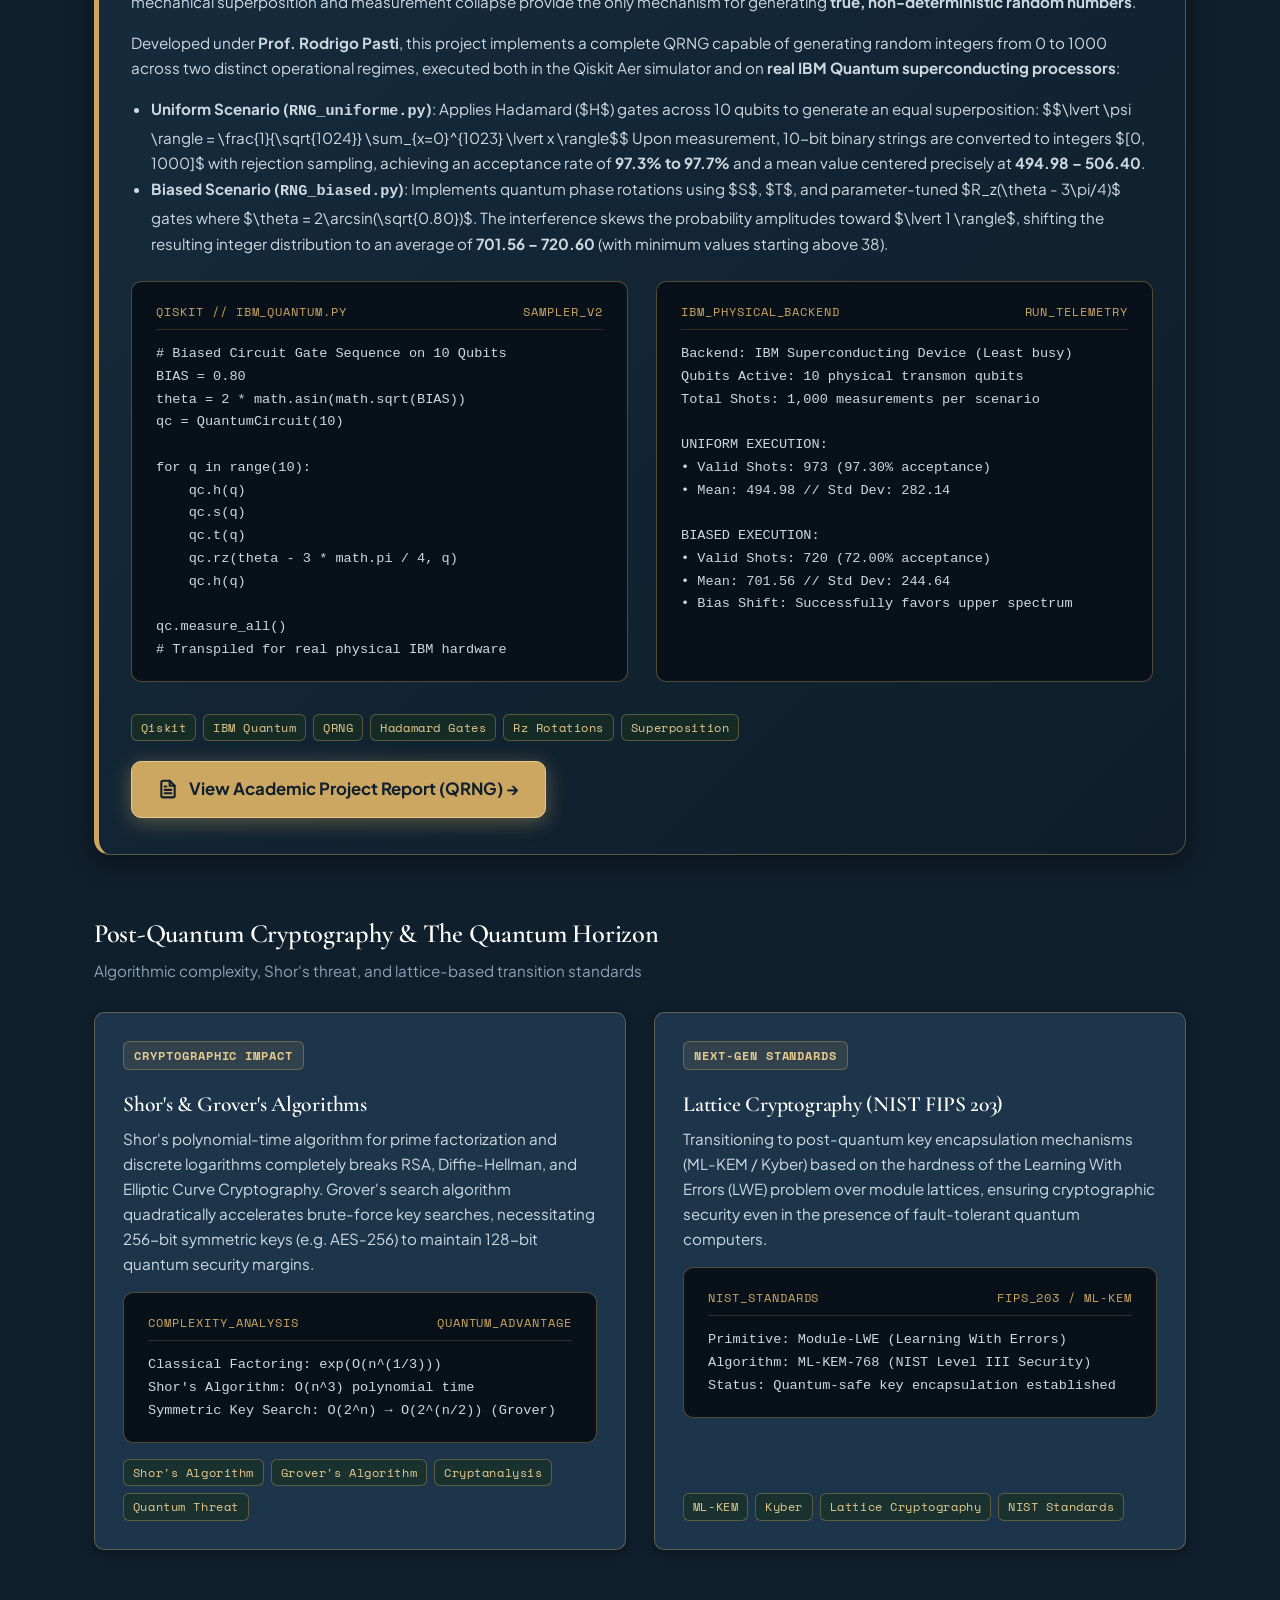
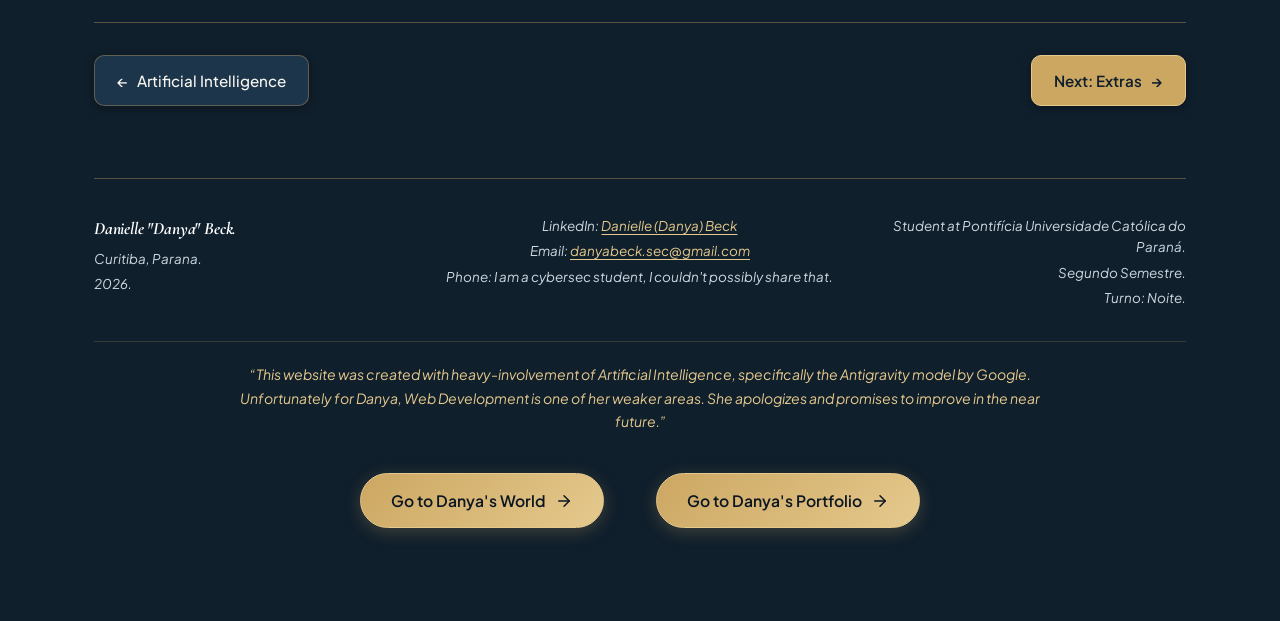
<file: DanyaBuilds/quantum.html>
<!DOCTYPE html>
<html lang="en">
<head>
  <meta charset="UTF-8">
  <meta name="viewport" content="width=device-width, initial-scale=1.0">
  <title>Quantum Computing — Danya Builds</title>
  <meta name="description" content="Quantum circuit compilation, IBM Quantum hardware execution, QRNG, and scientific research at the intersection of Quantum Computing and Cybersecurity.">
  
  <link rel="preconnect" href="https://fonts.googleapis.com">
  <link rel="preconnect" href="https://fonts.gstatic.com" crossorigin>
  <link href="https://fonts.googleapis.com/css2?family=Cormorant+Garamond:ital,wght@0,500;0,600;0,700;1,400&family=Plus+Jakarta+Sans:wght@400;500;600;700&family=Space+Mono:wght@400;700&display=swap" rel="stylesheet">
  
  <link rel="stylesheet" href="css/variables.css">
  <link rel="stylesheet" href="css/base.css">
  <link rel="stylesheet" href="css/navigation.css?v=20260913d">
  <link rel="stylesheet" href="css/sections.css">
</head>
<body>

  <!-- Persistent Top Navigation -->
  <header class="site-nav-header">
    <div class="container site-nav-container">
      <a href="index.html" class="site-brand" aria-label="Danya Builds — Return to Home">
        <svg class="site-brand-icon" viewBox="0 0 24 24" fill="none" stroke="currentColor" stroke-width="2" stroke-linecap="round" stroke-linejoin="round">
          <rect x="2" y="2" width="20" height="20" rx="5" ry="5"></rect>
          <path d="M16 11.37A4 4 0 1 1 12.63 8 4 4 0 0 1 16 11.37z"></path>
          <line x1="17.5" y1="6.5" x2="17.51" y2="6.5"></line>
        </svg>
        <span>Danya Builds</span>
      </a>

      <button class="mobile-nav-toggle" aria-label="Toggle navigation menu" aria-expanded="false" aria-controls="primary-nav">
        <svg width="22" height="22" viewBox="0 0 24 24" fill="none" stroke="currentColor" stroke-width="2" stroke-linecap="round" stroke-linejoin="round">
          <line x1="3" y1="12" x2="21" y2="12"></line>
          <line x1="3" y1="6" x2="21" y2="6"></line>
          <line x1="3" y1="18" x2="21" y2="18"></line>
        </svg>
      </button>

      <nav id="primary-nav" aria-label="Primary navigation">
        <ul class="site-nav-menu">
          <li><a href="cybersecurity.html" class="nav-link">Cybersecurity</a></li>
          <li><a href="ai.html" class="nav-link">Artificial Intelligence</a></li>
          <li><a href="quantum.html" class="nav-link active">Quantum Computing</a></li>
          <li><a href="extras.html" class="nav-link">Extras</a></li>
        </ul>
      </nav>
    </div>
  </header>

  <!-- Main Content -->
  <main class="main-content">
    <div class="container">

      <!-- Section Hero -->
      <header class="section-hero">
        <div class="sector-badge">Sector 03 // Quantum Computation & Algorithms</div>
        <h1>Quantum Computing</h1>
        <p class="section-intro-text">
          My latest love. Early this semester I decided to take an elective on Quantum Computing, just to challenge myself. I have since discovered yet another world. One of the most challenging concepts I ever attempted to learn about, but one of the most satisfying. Currently, under scientific initiation research, I will attempt to merge it with my two favorite things: Cybersecurity and Artificial Intelligence.
        </p>
      </header>

      <!-- Iniciação Científica (Scientific Research Feature) -->
      <section class="content-group" aria-labelledby="ic-heading">
        <h2 id="ic-heading" class="content-group-title">Iniciação Científica: Quantum & Cibersegurança</h2>
        <p class="content-group-subtitle">Undergraduate Scientific Research starting September 14, 2026</p>

        <div class="feature-spotlight" style="border-left-color: var(--color-gold-bright);">
          <div style="margin-bottom: 1.5rem;">
            <span class="placeholder-tag" style="background-color: rgba(204, 167, 98, 0.22); color: #ffffff;">Scientific Research Fellowship</span>
            <h3 style="margin: 0.5rem 0 0.75rem; color: #ffffff;">Intersecção entre Computação Quântica e Cibersegurança</h3>
            <p class="story-card-text">
              Starting on <strong>September 14, 2026</strong>, this scientific initiation project explores the critical convergence of Quantum Computing and modern Cybersecurity. Conducted as a Cybersecurity student at <strong>PUCPR</strong>, the research investigates how quantum phenomena can both solve complex security challenges and introduce revolutionary cryptographic paradigms.
            </p>
          </div>

          <div class="grid-2-col" style="margin-bottom: 1.5rem;">
            <!-- Mentorship & Institutions -->
            <div class="story-card" style="background-color: rgba(16, 31, 44, 0.85);">
              <span class="video-badge">Advisors & Institutions</span>
              <h4 class="story-card-title">Academic Mentorship</h4>
              <p class="story-card-text">
                The research is guided by esteemed faculty across two premier research institutions in Curitiba:
              </p>
              <ul style="margin-left: 1.2rem; margin-bottom: 1rem; color: var(--color-ink-secondary); font-size: 0.92rem; line-height: 1.7;">
                <li>
                  <a href="https://hpc.ct.utfpr.edu.br/~rsilva/" target="_blank" rel="noopener noreferrer" style="font-weight: 600;">
                    Prof. Dr. Ricardo Fernandes da Silva &rarr;
                  </a><br>
                  <em>Universidade Tecnológica Federal do Paraná (UTFPR)</em> — High Performance Computing & Quantum Research.
                </li>
                <li style="margin-top: 0.5rem;">
                  <a href="https://www.pucpr.br/docente-graduacao/rodrigo-pasti-1816" target="_blank" rel="noopener noreferrer" style="font-weight: 600;">
                    Prof. Dr. Rodrigo Pasti &rarr;
                  </a><br>
                  <em>Pontifícia Universidade Católica do Paraná (PUCPR)</em> — Artificial Intelligence, Complex Systems & Quantum Computing.
                </li>
              </ul>
              <div style="margin-top: 0.75rem;">
                <a href="https://www.instagram.com/p/DdAMHOwDvrG/?stkn=ZGw3aG9kNHFkb3B5" target="_blank" rel="noopener noreferrer" class="tech-tag" style="display: inline-flex; align-items: center; gap: 0.4rem; text-decoration: none;">
                  <span>&#128279; View Announcement</span>
                </a>
              </div>
            </div>

            <!-- Focus Area: BB84 & QKD -->
            <div class="story-card" style="background-color: rgba(16, 31, 44, 0.85);">
              <span class="video-badge">Core Protocol</span>
              <h4 class="story-card-title">Quantum Key Distribution (BB84)</h4>
              <p class="story-card-text">
                Investigation of Quantum Key Distribution protocols, focusing on the seminal <strong>BB84 Protocol</strong>. Grounded in the no-cloning theorem and Heisenberg's uncertainty principle, any eavesdropping attempt by an adversary inevitably disturbs quantum photon states, inducing measurable Quantum Bit Error Rates (QBER).
              </p>
              <div style="margin-top: 1rem;">
                <a href="https://ricardofsilvaa.github.io/BB84_Web_Simulador/" target="_blank" rel="noopener noreferrer" class="section-nav-btn next-btn" style="font-size: 0.82rem; padding: 0.45rem 0.9rem; text-decoration: none;">
                  Explore BB84 Web Simulator &rarr;
                </a>
              </div>
            </div>
          </div>

          <div class="tech-tag-list">
            <span class="tech-tag">Iniciação Científica</span>
            <span class="tech-tag">UTFPR</span>
            <span class="tech-tag">PUCPR</span>
            <span class="tech-tag">BB84 Protocol</span>
            <span class="tech-tag">Quantum Cryptography</span>
            <span class="tech-tag">QKD</span>
            <span class="tech-tag">QBER Analysis</span>
          </div>
        </div>
      </section>

      <!-- Primary Feature Spotlight: True Quantum Random Number Generator -->
      <section class="content-group" aria-labelledby="qrng-heading">
        <h2 id="qrng-heading" class="content-group-title">True Quantum Random Number Generator (QRNG)</h2>
        <p class="content-group-subtitle">10-Qubit Circuit Design, Quantum Gate Biasing, and Real IBM Quantum Hardware Execution</p>

        <div class="feature-spotlight">
          <div style="margin-bottom: 1.5rem;">
            <span class="placeholder-tag">Qiskit Implementation</span>
            <h3 style="margin: 0.5rem 0 0.75rem; color: #ffffff;">Uniform & Biased Circuits with Hardware Verification</h3>
            <p class="story-card-text">
              Classical pseudorandom number generators (PRNGs) are deterministic and mathematically vulnerable to seed prediction. Quantum mechanical superposition and measurement collapse provide the only mechanism for generating <strong>true, non-deterministic random numbers</strong>.
            </p>
            <p class="story-card-text">
              Developed under <strong>Prof. Rodrigo Pasti</strong>, this project implements a complete QRNG capable of generating random integers from 0 to 1000 across two distinct operational regimes, executed both in the Qiskit Aer simulator and on <strong>real IBM Quantum superconducting processors</strong>:
            </p>
            <ul style="margin-left: 1.25rem; margin-bottom: 1.25rem; color: var(--color-ink-secondary); font-size: 0.95rem; line-height: 1.7;">
              <li>
                <strong>Uniform Scenario (<code>RNG_uniforme.py</code>)</strong>: Applies Hadamard ($H$) gates across 10 qubits to generate an equal superposition:
                $$\lvert \psi \rangle = \frac{1}{\sqrt{1024}} \sum_{x=0}^{1023} \lvert x \rangle$$
                Upon measurement, 10-bit binary strings are converted to integers $[0, 1000]$ with rejection sampling, achieving an acceptance rate of <strong>97.3% to 97.7%</strong> and a mean value centered precisely at <strong>494.98 – 506.40</strong>.
              </li>
              <li>
                <strong>Biased Scenario (<code>RNG_biased.py</code>)</strong>: Implements quantum phase rotations using $S$, $T$, and parameter-tuned $R_z(\theta - 3\pi/4)$ gates where $\theta = 2\arcsin(\sqrt{0.80})$. The interference skews the probability amplitudes toward $\lvert 1 \rangle$, shifting the resulting integer distribution to an average of <strong>701.56 – 720.60</strong> (with minimum values starting above 38).
              </li>
            </ul>
          </div>

          <!-- Code Spec & Hardware Execution -->
          <div class="grid-2-col">
            <!-- Code Block -->
            <div class="code-spec-block" style="margin-top: 0;">
              <div class="code-spec-header">
                <span>QISKIT // IBM_QUANTUM.PY</span>
                <span>SAMPLER_V2</span>
              </div>
              <code># Biased Circuit Gate Sequence on 10 Qubits<br>
BIAS = 0.80<br>
theta = 2 * math.asin(math.sqrt(BIAS))<br>
qc = QuantumCircuit(10)<br><br>
for q in range(10):<br>
&nbsp;&nbsp;&nbsp;&nbsp;qc.h(q)<br>
&nbsp;&nbsp;&nbsp;&nbsp;qc.s(q)<br>
&nbsp;&nbsp;&nbsp;&nbsp;qc.t(q)<br>
&nbsp;&nbsp;&nbsp;&nbsp;qc.rz(theta - 3 * math.pi / 4, q)<br>
&nbsp;&nbsp;&nbsp;&nbsp;qc.h(q)<br><br>
qc.measure_all()<br>
# Transpiled for real physical IBM hardware</code>
            </div>

            <!-- Telemetry & Hardware Comparison -->
            <div class="code-spec-block" style="margin-top: 0;">
              <div class="code-spec-header">
                <span>IBM_PHYSICAL_BACKEND</span>
                <span>RUN_TELEMETRY</span>
              </div>
              <code>Backend: IBM Superconducting Device (Least busy)<br>
Qubits Active: 10 physical transmon qubits<br>
Total Shots: 1,000 measurements per scenario<br><br>
UNIFORM EXECUTION:<br>
&bull; Valid Shots: 973 (97.30% acceptance)<br>
&bull; Mean: 494.98 // Std Dev: 282.14<br><br>
BIASED EXECUTION:<br>
&bull; Valid Shots: 720 (72.00% acceptance)<br>
&bull; Mean: 701.56 // Std Dev: 244.64<br>
&bull; Bias Shift: Successfully favors upper spectrum</code>
            </div>
          </div>

          <div style="margin-top: 2rem; display: flex; align-items: center; justify-content: space-between; flex-wrap: wrap; gap: 1.25rem;">
            <div class="tech-tag-list" style="margin-top: 0;">
              <span class="tech-tag">Qiskit</span>
              <span class="tech-tag">IBM Quantum</span>
              <span class="tech-tag">QRNG</span>
              <span class="tech-tag">Hadamard Gates</span>
              <span class="tech-tag">Rz Rotations</span>
              <span class="tech-tag">Superposition</span>
            </div>

            <a href="sources/Academic%20Project%20-%20Quantum%20Random%20Number%20Generator-1.pdf" target="_blank" rel="noopener noreferrer" class="section-nav-btn next-btn" style="font-size: 1.05rem; padding: 0.85rem 1.65rem; font-weight: 700; gap: 0.65rem; box-shadow: 0 4px 20px rgba(204, 167, 98, 0.4); text-decoration: none;">
              <svg width="20" height="20" viewBox="0 0 24 24" fill="none" stroke="currentColor" stroke-width="2.5" stroke-linecap="round" stroke-linejoin="round">
                <path d="M14 2H6a2 2 0 0 0-2 2v16a2 2 0 0 0 2 2h12a2 2 0 0 0 2-2V8z"></path>
                <polyline points="14 2 14 8 20 8"></polyline>
                <line x1="16" y1="13" x2="8" y2="13"></line>
                <line x1="16" y1="17" x2="8" y2="17"></line>
                <polyline points="10 9 9 9 8 9"></polyline>
              </svg>
              <span>View Academic Project Report (QRNG) &rarr;</span>
            </a>
          </div>
        </div>
      </section>

      <!-- Post-Quantum Cryptography & Theoretical Foundations -->
      <section class="content-group" aria-labelledby="pqc-heading">
        <h2 id="pqc-heading" class="content-group-title">Post-Quantum Cryptography & The Quantum Horizon</h2>
        <p class="content-group-subtitle">Algorithmic complexity, Shor's threat, and lattice-based transition standards</p>

        <div class="grid-2-col">
          <!-- Card 1: Quantum Threat to Classical Ciphers -->
          <div class="story-card">
            <div>
              <span class="video-badge">Cryptographic Impact</span>
              <h3 class="story-card-title">Shor's & Grover's Algorithms</h3>
              <p class="story-card-text">
                Shor's polynomial-time algorithm for prime factorization and discrete logarithms completely breaks RSA, Diffie-Hellman, and Elliptic Curve Cryptography. Grover's search algorithm quadratically accelerates brute-force key searches, necessitating 256-bit symmetric keys (e.g. AES-256) to maintain 128-bit quantum security margins.
              </p>
              <div class="code-spec-block">
                <div class="code-spec-header">
                  <span>COMPLEXITY_ANALYSIS</span>
                  <span>QUANTUM_ADVANTAGE</span>
                </div>
                <code>Classical Factoring: exp(O(n^(1/3)))<br>
Shor's Algorithm: O(n^3) polynomial time<br>
Symmetric Key Search: O(2^n) &rarr; O(2^(n/2)) (Grover)</code>
              </div>
            </div>
            <div class="tech-tag-list">
              <span class="tech-tag">Shor's Algorithm</span>
              <span class="tech-tag">Grover's Algorithm</span>
              <span class="tech-tag">Cryptanalysis</span>
              <span class="tech-tag">Quantum Threat</span>
            </div>
          </div>

          <!-- Card 2: Post-Quantum Lattice Schemes -->
          <div class="story-card">
            <div>
              <span class="video-badge">Next-Gen Standards</span>
              <h3 class="story-card-title">Lattice Cryptography (NIST FIPS 203)</h3>
              <p class="story-card-text">
                Transitioning to post-quantum key encapsulation mechanisms (ML-KEM / Kyber) based on the hardness of the Learning With Errors (LWE) problem over module lattices, ensuring cryptographic security even in the presence of fault-tolerant quantum computers.
              </p>
              <div class="code-spec-block">
                <div class="code-spec-header">
                  <span>NIST_STANDARDS</span>
                  <span>FIPS_203 / ML-KEM</span>
                </div>
                <code>Primitive: Module-LWE (Learning With Errors)<br>
Algorithm: ML-KEM-768 (NIST Level III Security)<br>
Status: Quantum-safe key encapsulation established</code>
              </div>
            </div>
            <div class="tech-tag-list">
              <span class="tech-tag">ML-KEM</span>
              <span class="tech-tag">Kyber</span>
              <span class="tech-tag">Lattice Cryptography</span>
              <span class="tech-tag">NIST Standards</span>
            </div>
          </div>
        </div>
      </section>

      <!-- Discreet Bottom Navigation -->
      <footer class="section-nav-footer">
        <div class="section-nav-wrapper">
          <a href="ai.html" class="section-nav-btn">
            <span aria-hidden="true">&larr;</span> Artificial Intelligence
          </a>
          <a href="extras.html" class="section-nav-btn next-btn">
            Next: Extras <span aria-hidden="true">&rarr;</span>
          </a>
        </div>
      </footer>

      <!-- Site Global Footer (Three Columns Side-by-Side + Disclaimer Underneath) -->
      <footer class="site-global-footer">
        <div class="footer-meta-grid" style="display: grid; grid-template-columns: 1fr 1.25fr 1fr; gap: 1.5rem; align-items: start; width: 100%;">
          <div class="footer-meta-col footer-col-left" style="text-align: left; font-style: italic;">
            <p class="footer-name" style="font-style: italic; margin-bottom: 0.35rem;">Danielle "Danya" Beck.</p>
            <p style="font-style: italic; margin-bottom: 0.25rem;">Curitiba, Parana.</p>
            <p style="font-style: italic; margin-bottom: 0.25rem;">2026.</p>
          </div>
          <div class="footer-meta-col footer-col-center" style="text-align: center; font-style: italic;">
            <p style="font-style: italic; margin-bottom: 0.25rem;">LinkedIn: <a href="https://www.linkedin.com/in/danielle-beck-057b423b5/" target="_blank" rel="noopener noreferrer">Danielle (Danya) Beck</a></p>
            <p style="font-style: italic; margin-bottom: 0.25rem;">Email: <a href="mailto:danyabeck.sec@gmail.com">danyabeck.sec@gmail.com</a></p>
            <p style="font-style: italic; margin-bottom: 0.25rem;">Phone: I am a cybersec student, I couldn't possibly share that.</p>
          </div>
          <div class="footer-meta-col footer-col-right" style="text-align: right; font-style: italic;">
            <p style="font-style: italic; margin-bottom: 0.25rem;">Student at Pontifícia Universidade Católica do Paraná.</p>
            <p style="font-style: italic; margin-bottom: 0.25rem;">Segundo Semestre.</p>
            <p style="font-style: italic; margin-bottom: 0.25rem;">Turno: Noite.</p>
          </div>
        </div>
        <div class="footer-disclaimer" style="padding-top: 1.35rem; border-top: 1px solid rgba(204, 167, 98, 0.2); text-align: center; width: 100%;">
          <p style="font-style: italic; color: var(--color-gold-bright); max-width: 820px; margin: 0 auto; line-height: 1.65; font-size: 0.88rem;">“This website was created with heavy-involvement of Artificial Intelligence, specifically the Antigravity model by Google. Unfortunately for Danya, Web Development is one of her weaker areas. She apologizes and promises to improve in the near future.”</p>
        </div>
        <!-- Cross-Site Switcher Buttons -->
        <div class="footer-switcher">
          <a href="../DanyasWorld/index.html" class="danya-switch-btn" id="btn-to-danyas-world">
            <span>Go to Danya's World</span>
            <svg viewBox="0 0 24 24" fill="none" stroke="currentColor" stroke-width="2" stroke-linecap="round" stroke-linejoin="round" aria-hidden="true">
              <path d="M5 12h14"></path>
              <path d="M12 5l7 7-7 7"></path>
            </svg>
          </a>
          <a href="../index.html" class="danya-switch-btn" id="btn-to-danya-portfolio">
            <span>Go to Danya's Portfolio</span>
            <svg viewBox="0 0 24 24" fill="none" stroke="currentColor" stroke-width="2" stroke-linecap="round" stroke-linejoin="round" aria-hidden="true">
              <path d="M5 12h14"></path>
              <path d="M12 5l7 7-7 7"></path>
            </svg>
          </a>
        </div>
      </footer>

    </div>
  </main>

  <script src="js/main.js"></script>
</body>
</html>
</file>
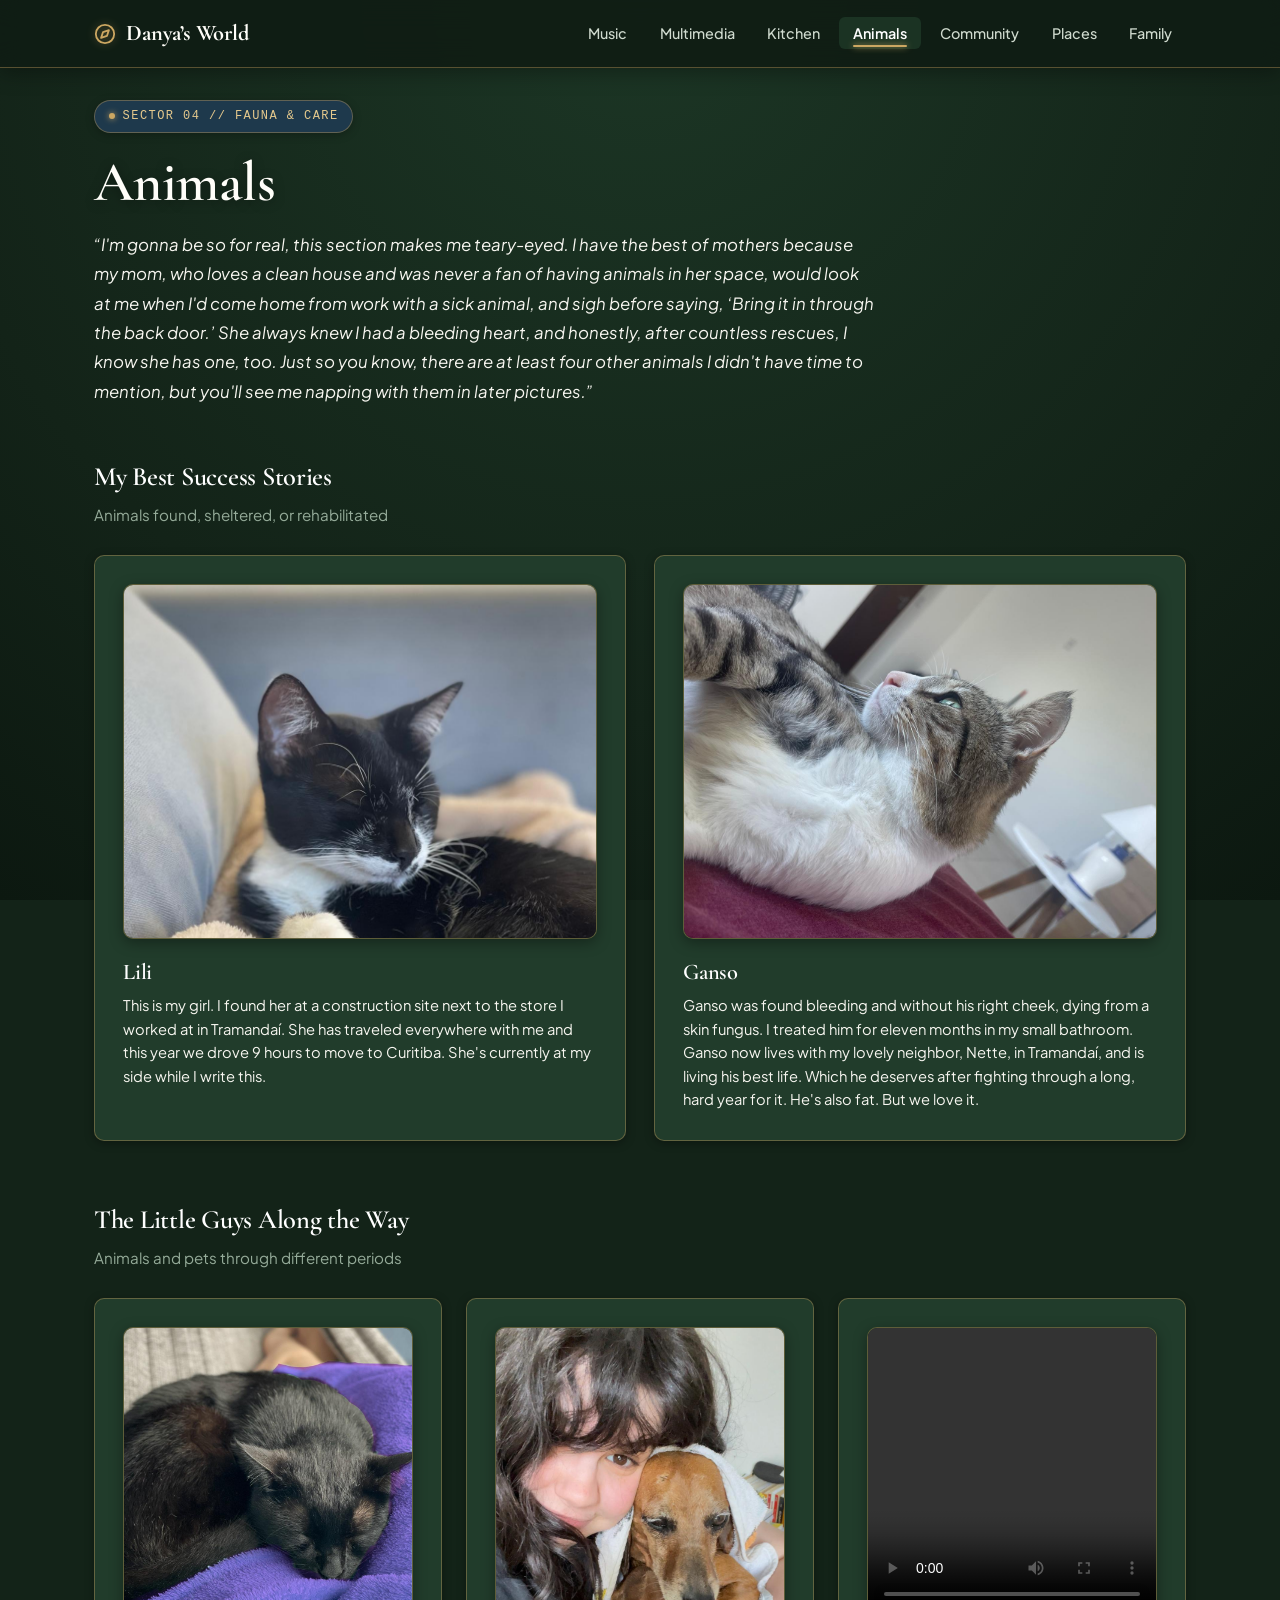
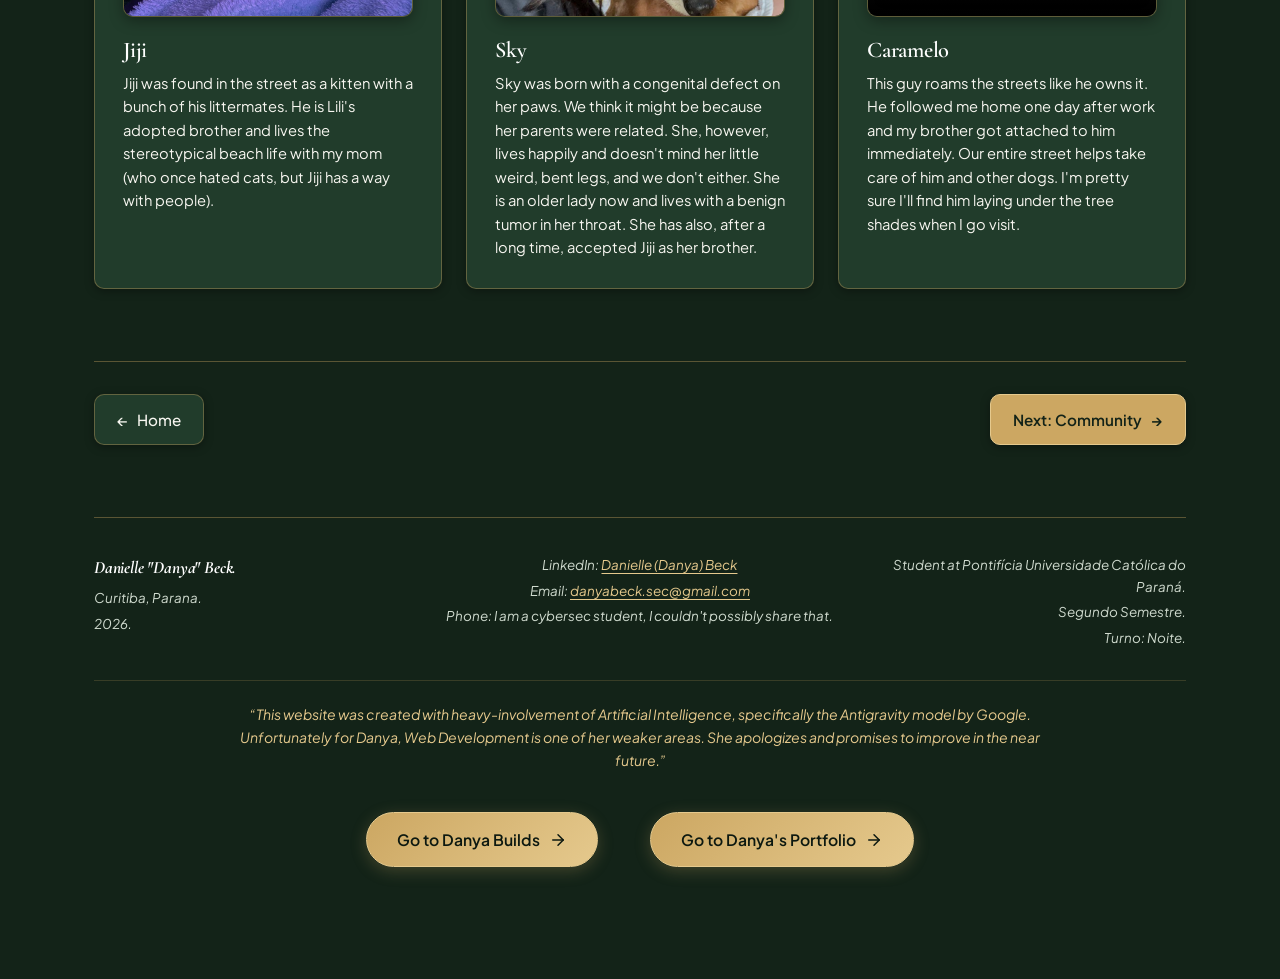
<file: DanyasWorld/animals.html>
<!DOCTYPE html>
<html lang="en">
<head>
  <meta charset="UTF-8">
  <meta name="viewport" content="width=device-width, initial-scale=1.0">
  <title>Animals — Danya's World</title>
  <meta name="description" content="Companion animals, rescues, photographs, and memories in Danya's World.">
  
  <link rel="preconnect" href="https://fonts.googleapis.com">
  <link rel="preconnect" href="https://fonts.gstatic.com" crossorigin>
  <link href="https://fonts.googleapis.com/css2?family=Cormorant+Garamond:ital,wght@0,500;0,600;0,700;1,400&family=Plus+Jakarta+Sans:wght@400;500;600;700&display=swap" rel="stylesheet">
  
  <link rel="stylesheet" href="css/variables.css">
  <link rel="stylesheet" href="css/base.css">
  <link rel="stylesheet" href="css/navigation.css?v=20260913d">
  <link rel="stylesheet" href="css/sections.css">
</head>
<body>

  <!-- Persistent Top Navigation -->
  <header class="site-nav-header">
    <div class="container site-nav-container">
      <a href="index.html" class="site-brand" aria-label="Danya's World — Return to Home">
        <svg class="site-brand-icon" viewBox="0 0 24 24" fill="none" stroke="currentColor" stroke-width="2" stroke-linecap="round" stroke-linejoin="round">
          <circle cx="12" cy="12" r="10"></circle>
          <polygon points="16.24 7.76 14.12 14.12 7.76 16.24 9.88 9.88 16.24 7.76"></polygon>
        </svg>
        <span>Danya’s World</span>
      </a>

      <button class="mobile-nav-toggle" aria-label="Toggle navigation menu" aria-expanded="false" aria-controls="primary-nav">
        <svg width="22" height="22" viewBox="0 0 24 24" fill="none" stroke="currentColor" stroke-width="2" stroke-linecap="round" stroke-linejoin="round">
          <line x1="3" y1="12" x2="21" y2="12"></line>
          <line x1="3" y1="6" x2="21" y2="6"></line>
          <line x1="3" y1="18" x2="21" y2="18"></line>
        </svg>
      </button>

      <nav id="primary-nav" aria-label="Primary navigation">
        <ul class="site-nav-menu">
          <li><a href="music.html" class="nav-link">Music</a></li>
          <li><a href="multimedia.html" class="nav-link">Multimedia</a></li>
          <li><a href="kitchen.html" class="nav-link">Kitchen</a></li>
          <li><a href="animals.html" class="nav-link active">Animals</a></li>
          <li><a href="community.html" class="nav-link">Community</a></li>
          <li><a href="places.html" class="nav-link">Places</a></li>
          <li><a href="family.html" class="nav-link">Family</a></li>
        </ul>
      </nav>
    </div>
  </header>

  <!-- Main Content -->
  <main class="main-content">
    <div class="container">

      <!-- Section Hero -->
      <header class="section-hero">
        <div class="sector-badge">Sector 04 // Fauna & Care</div>
        <h1>Animals</h1>
        <p class="section-intro-text" style="font-style: italic; max-width: 840px; line-height: 1.75; font-size: 1.05rem; color: var(--color-ink-primary); margin-bottom: 0.5rem;">
          “I'm gonna be so for real, this section makes me teary-eyed. I have the best of mothers because my mom, who loves a clean house and was never a fan of having animals in her space, would look at me when I'd come home from work with a sick animal, and sigh before saying, ‘Bring it in through the back door.’ She always knew I had a bleeding heart, and honestly, after countless rescues, I know she has one, too. Just so you know, there are at least four other animals I didn't have time to mention, but you'll see me napping with them in later pictures.”
        </p>
      </header>

      <!-- Rescued Animals Focus -->
      <section class="content-group" aria-labelledby="rescues-heading">
        <h2 id="rescues-heading" class="content-group-title">My Best Success Stories</h2>
        <p class="content-group-subtitle">Animals found, sheltered, or rehabilitated</p>

        <div class="grid-2-col">
          <div class="story-card">
            <div class="card-media-wrapper ratio-4-3">
              <img src="sources/lili.jpeg" alt="Lili" loading="lazy" style="object-position: center 40%;">
            </div>
            <h3 class="story-card-title">Lili</h3>
            <p class="story-card-text">
              This is my girl. I found her at a construction site next to the store I worked at in Tramandaí. She has traveled everywhere with me and this year we drove 9 hours to move to Curitiba. She's currently at my side while I write this.
            </p>
          </div>

          <div class="story-card">
            <div class="card-media-wrapper ratio-4-3">
              <img src="sources/ganso.jpeg" alt="Ganso" loading="lazy" style="object-position: center;">
            </div>
            <h3 class="story-card-title">Ganso</h3>
            <p class="story-card-text">
              Ganso was found bleeding and without his right cheek, dying from a skin fungus. I treated him for eleven months in my small bathroom. Ganso now lives with my lovely neighbor, Nette, in Tramandaí, and is living his best life. Which he deserves after fighting through a long, hard year for it. He's also fat. But we love it.
            </p>
          </div>
        </div>
      </section>

      <!-- Animals Throughout Life -->
      <section class="content-group" aria-labelledby="life-animals-heading">
        <h2 id="life-animals-heading" class="content-group-title">The Little Guys Along the Way</h2>
        <p class="content-group-subtitle">Animals and pets through different periods</p>

        <div class="grid-3-col">
          <div class="story-card">
            <div class="card-media-wrapper">
              <img src="sources/jiji.jpeg" alt="Jiji" loading="lazy" style="object-position: center;">
            </div>
            <h3 class="story-card-title">Jiji</h3>
            <p class="story-card-text">
              Jiji was found in the street as a kitten with a bunch of his littermates. He is Lili's adopted brother and lives the stereotypical beach life with my mom (who once hated cats, but Jiji has a way with people).
            </p>
          </div>

          <div class="story-card">
            <div class="card-media-wrapper">
              <img src="sources/sky.jpeg" alt="Sky" loading="lazy" style="object-position: center 25%;">
            </div>
            <h3 class="story-card-title">Sky</h3>
            <p class="story-card-text">
              Sky was born with a congenital defect on her paws. We think it might be because her parents were related. She, however, lives happily and doesn't mind her little weird, bent legs, and we don't either. She is an older lady now and lives with a benign tumor in her throat. She has also, after a long time, accepted Jiji as her brother.
            </p>
          </div>

          <div class="story-card">
            <div class="card-media-wrapper">
              <video controls playsinline preload="metadata">
                <source src="sources/caramelo.mp4" type="video/mp4">
                Your browser does not support the video tag.
              </video>
            </div>
            <h3 class="story-card-title">Caramelo</h3>
            <p class="story-card-text">
              This guy roams the streets like he owns it. He followed me home one day after work and my brother got attached to him immediately. Our entire street helps take care of him and other dogs. I'm pretty sure I'll find him laying under the tree shades when I go visit.
            </p>
          </div>
        </div>
      </section>

      <!-- Discreet Bottom Navigation -->
      <footer class="section-nav-footer">
        <div class="section-nav-wrapper">
          <a href="index.html" class="section-nav-btn">
            <span aria-hidden="true">&larr;</span> Home
          </a>
          <a href="community.html" class="section-nav-btn next-btn">
            Next: Community <span aria-hidden="true">&rarr;</span>
          </a>
        </div>
      </footer>

      <!-- Site Global Footer (Three Columns Side-by-Side + Disclaimer Underneath + Cross-Site Portal) -->
      <footer class="site-global-footer">
        <div class="footer-meta-grid" style="display: grid; grid-template-columns: 1fr 1.25fr 1fr; gap: 1.5rem; align-items: start; width: 100%;">
          <div class="footer-meta-col footer-col-left" style="text-align: left; font-style: italic;">
            <p class="footer-name" style="font-style: italic; margin-bottom: 0.35rem;">Danielle "Danya" Beck.</p>
            <p style="font-style: italic; margin-bottom: 0.25rem;">Curitiba, Parana.</p>
            <p style="font-style: italic; margin-bottom: 0.25rem;">2026.</p>
          </div>
          <div class="footer-meta-col footer-col-center" style="text-align: center; font-style: italic;">
            <p style="font-style: italic; margin-bottom: 0.25rem;">LinkedIn: <a href="https://www.linkedin.com/in/danielle-beck-057b423b5/" target="_blank" rel="noopener noreferrer">Danielle (Danya) Beck</a></p>
            <p style="font-style: italic; margin-bottom: 0.25rem;">Email: <a href="mailto:danyabeck.sec@gmail.com">danyabeck.sec@gmail.com</a></p>
            <p style="font-style: italic; margin-bottom: 0.25rem;">Phone: I am a cybersec student, I couldn't possibly share that.</p>
          </div>
          <div class="footer-meta-col footer-col-right" style="text-align: right; font-style: italic;">
            <p style="font-style: italic; margin-bottom: 0.25rem;">Student at Pontifícia Universidade Católica do Paraná.</p>
            <p style="font-style: italic; margin-bottom: 0.25rem;">Segundo Semestre.</p>
            <p style="font-style: italic; margin-bottom: 0.25rem;">Turno: Noite.</p>
          </div>
        </div>
        <div class="footer-disclaimer" style="padding-top: 1.35rem; border-top: 1px solid rgba(204, 167, 98, 0.2); text-align: center; width: 100%;">
          <p style="font-style: italic; color: var(--color-gold-bright); max-width: 820px; margin: 0 auto; line-height: 1.65; font-size: 0.88rem;">“This website was created with heavy-involvement of Artificial Intelligence, specifically the Antigravity model by Google. Unfortunately for Danya, Web Development is one of her weaker areas. She apologizes and promises to improve in the near future.”</p>
        </div>
        <!-- Cross-Site Switcher Buttons -->
        <div class="footer-switcher">
          <a href="../DanyaBuilds/index.html" class="danya-switch-btn" id="btn-to-danya-builds">
            <span>Go to Danya Builds</span>
            <svg viewBox="0 0 24 24" fill="none" stroke="currentColor" stroke-width="2" stroke-linecap="round" stroke-linejoin="round" aria-hidden="true">
              <path d="M5 12h14"></path>
              <path d="M12 5l7 7-7 7"></path>
            </svg>
          </a>
          <a href="../index.html" class="danya-switch-btn" id="btn-to-danya-portfolio">
            <span>Go to Danya's Portfolio</span>
            <svg viewBox="0 0 24 24" fill="none" stroke="currentColor" stroke-width="2" stroke-linecap="round" stroke-linejoin="round" aria-hidden="true">
              <path d="M5 12h14"></path>
              <path d="M12 5l7 7-7 7"></path>
            </svg>
          </a>
        </div>
      </footer>

    </div>
  </main>

  <script src="js/main.js"></script>
</body>
</html>
</file>
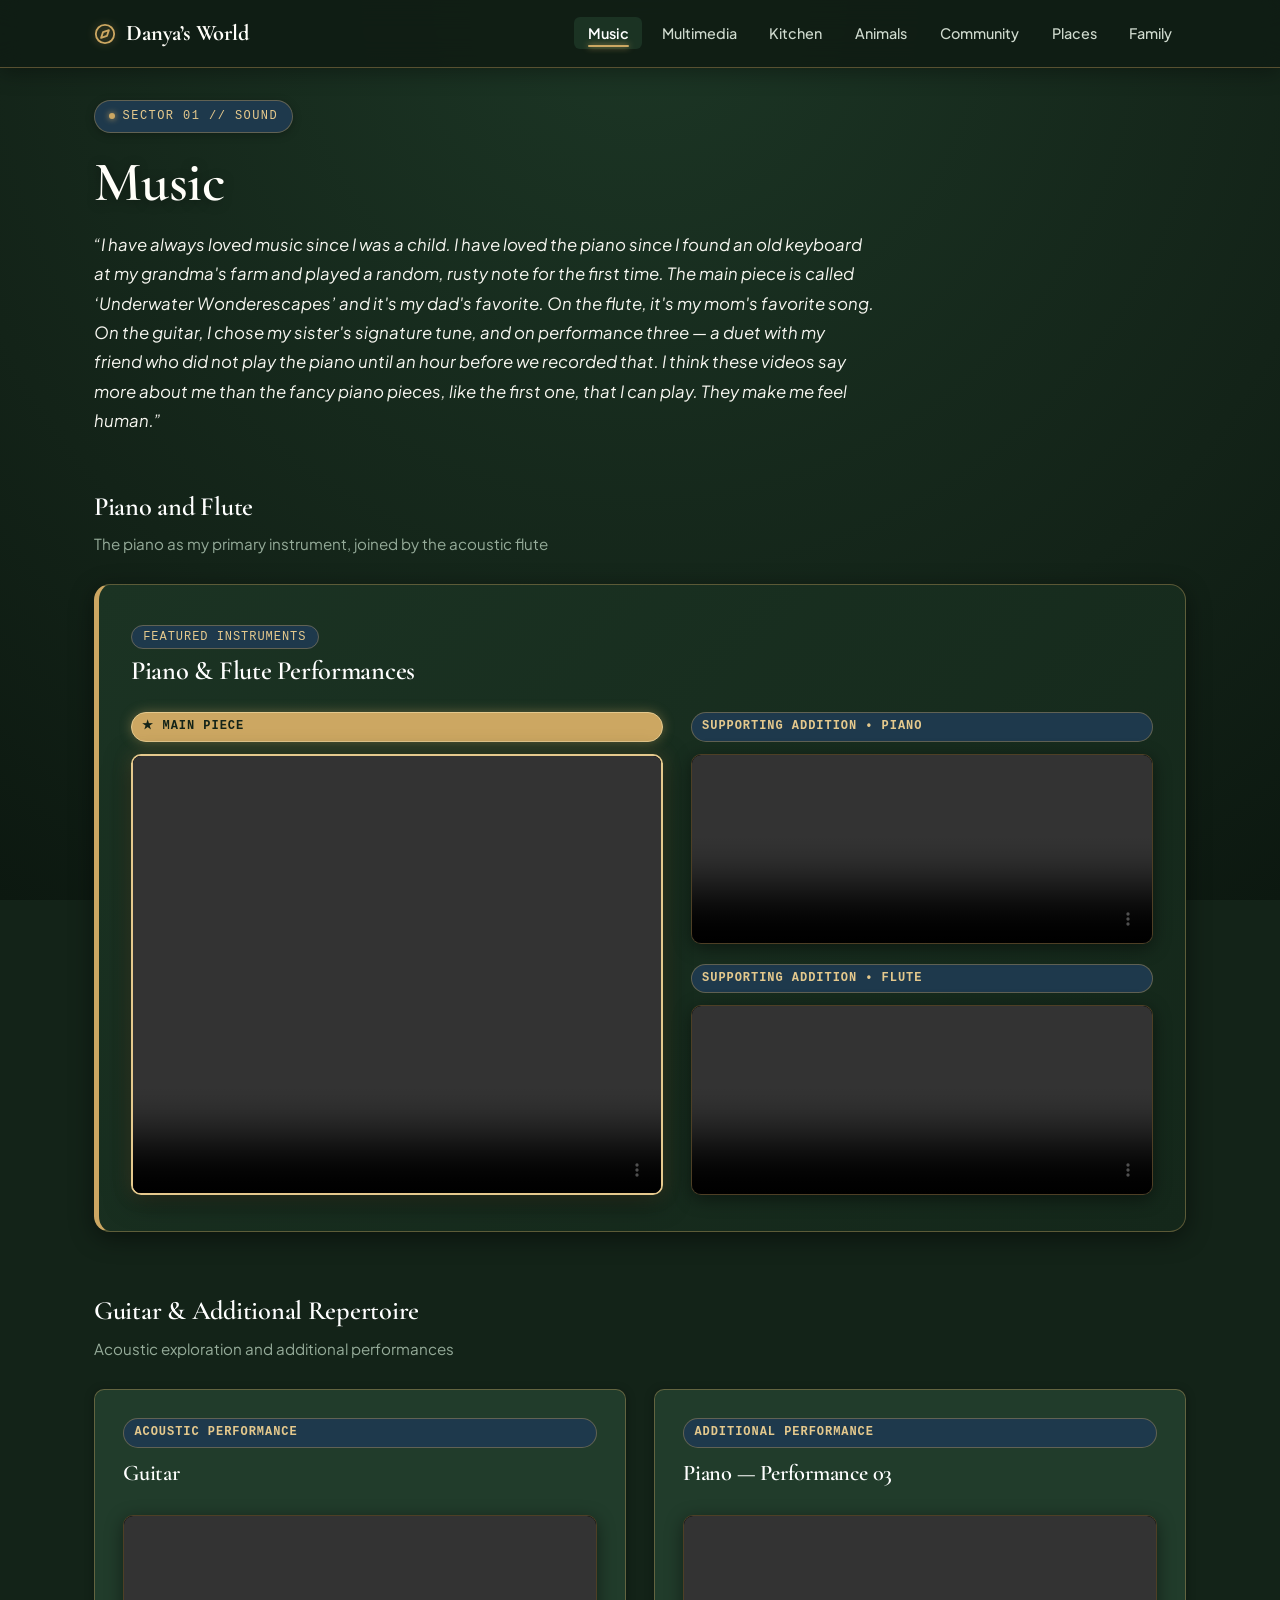
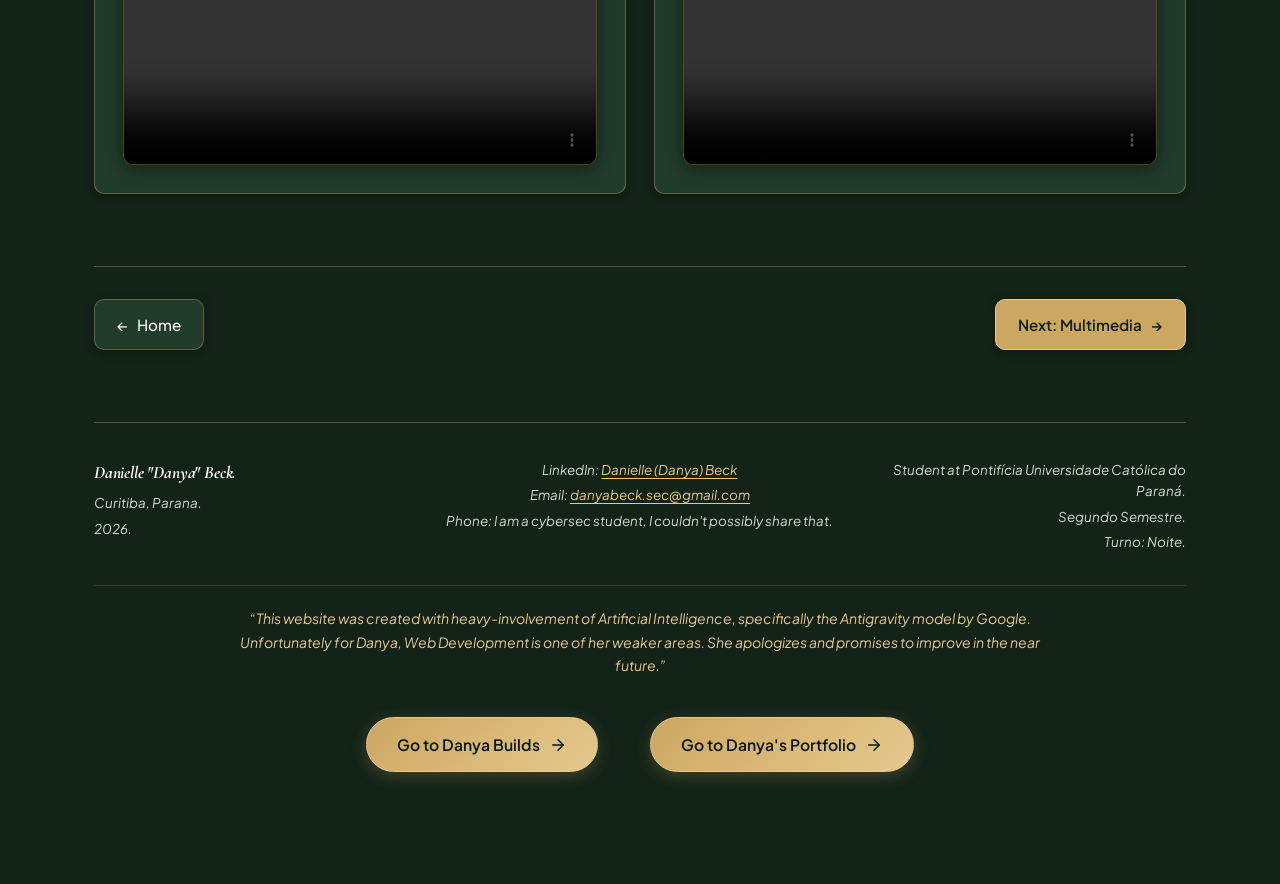
<file: DanyasWorld/music.html>
<!DOCTYPE html>
<html lang="en">
<head>
  <meta charset="UTF-8">
  <meta name="viewport" content="width=device-width, initial-scale=1.0">
  <title>Music — Danya's World</title>
  <meta name="description" content="Musical instruments, piano focus, recordings, and contextual notes in Danya's World.">
  
  <link rel="preconnect" href="https://fonts.googleapis.com">
  <link rel="preconnect" href="https://fonts.gstatic.com" crossorigin>
  <link href="https://fonts.googleapis.com/css2?family=Cormorant+Garamond:ital,wght@0,500;0,600;0,700;1,400&family=Plus+Jakarta+Sans:wght@400;500;600;700&display=swap" rel="stylesheet">
  
  <link rel="stylesheet" href="css/variables.css">
  <link rel="stylesheet" href="css/base.css">
  <link rel="stylesheet" href="css/navigation.css?v=20260913d">
  <link rel="stylesheet" href="css/sections.css?v=20260913c">
</head>
<body>

  <!-- Persistent Top Navigation -->
  <header class="site-nav-header">
    <div class="container site-nav-container">
      <a href="index.html" class="site-brand" aria-label="Danya's World — Return to Home">
        <svg class="site-brand-icon" viewBox="0 0 24 24" fill="none" stroke="currentColor" stroke-width="2" stroke-linecap="round" stroke-linejoin="round">
          <circle cx="12" cy="12" r="10"></circle>
          <polygon points="16.24 7.76 14.12 14.12 7.76 16.24 9.88 9.88 16.24 7.76"></polygon>
        </svg>
        <span>Danya’s World</span>
      </a>

      <button class="mobile-nav-toggle" aria-label="Toggle navigation menu" aria-expanded="false" aria-controls="primary-nav">
        <svg width="22" height="22" viewBox="0 0 24 24" fill="none" stroke="currentColor" stroke-width="2" stroke-linecap="round" stroke-linejoin="round">
          <line x1="3" y1="12" x2="21" y2="12"></line>
          <line x1="3" y1="6" x2="21" y2="6"></line>
          <line x1="3" y1="18" x2="21" y2="18"></line>
        </svg>
      </button>

      <nav id="primary-nav" aria-label="Primary navigation">
        <ul class="site-nav-menu">
          <li><a href="music.html" class="nav-link active">Music</a></li>
          <li><a href="multimedia.html" class="nav-link">Multimedia</a></li>
          <li><a href="kitchen.html" class="nav-link">Kitchen</a></li>
          <li><a href="animals.html" class="nav-link">Animals</a></li>
          <li><a href="community.html" class="nav-link">Community</a></li>
          <li><a href="places.html" class="nav-link">Places</a></li>
          <li><a href="family.html" class="nav-link">Family</a></li>
        </ul>
      </nav>
    </div>
  </header>

  <!-- Main Content -->
  <main class="main-content">
    <div class="container">

      <!-- Section Hero -->
      <header class="section-hero">
        <div class="sector-badge">Sector 01 // Sound</div>
        <h1>Music</h1>
        <p class="section-intro-text" style="font-style: italic; max-width: 840px; line-height: 1.75; font-size: 1.05rem; color: var(--color-ink-primary); margin-bottom: 0.5rem;">
          “I have always loved music since I was a child. I have loved the piano since I found an old keyboard at my grandma's farm and played a random, rusty note for the first time. The main piece is called ‘Underwater Wonderescapes’ and it's my dad's favorite. On the flute, it's my mom's favorite song. On the guitar, I chose my sister's signature tune, and on performance three — a duet with my friend who did <em>not</em> play the piano until an hour before we recorded that. I think these videos say more about me than the fancy piano pieces, like the first one, that I can play. They make me feel human.”
        </p>
      </header>

      <!-- Primary Instrument Focus: Piano & Flute -->
      <section class="content-group" aria-labelledby="piano-heading">
        <h2 id="piano-heading" class="content-group-title">Piano and Flute</h2>
        <p class="content-group-subtitle">The piano as my primary instrument, joined by the acoustic flute</p>

        <div class="feature-spotlight">
          <div style="margin-bottom: 1.5rem;">
            <span class="placeholder-tag">Featured Instruments</span>
            <h3 style="margin: 0.5rem 0 0; color: #ffffff;">Piano & Flute Performances</h3>
          </div>

          <!-- 2-Column Piano & Supporting Videos Grid: piano1 (Primary) and piano2 + flauta (Supporting Stack) -->
          <div class="piano-videos-grid">
            <!-- Piano 1: Main Piece (Visually prominent, draws the eye first) -->
            <div class="piano-main-column">
              <span class="video-badge primary">&#9733; Main Piece</span>
              <div class="video-wrapper video-primary">
                <video controls playsinline preload="metadata">
                  <source src="sources/piano1.mp4" type="video/mp4">
                  Your browser does not support the video tag.
                </video>
              </div>
            </div>

            <!-- Supporting Additions Stack: piano2 on top, flauta underneath -->
            <div class="piano-supporting-stack">
              <!-- Supporting Piece 1: Piano 2 -->
              <div class="supporting-video-item">
                <span class="video-badge">Supporting Addition &bull; Piano</span>
                <div class="video-wrapper">
                  <video controls playsinline preload="metadata">
                    <source src="sources/piano2.mp4" type="video/mp4">
                    Your browser does not support the video tag.
                  </video>
                </div>
              </div>

              <!-- Supporting Piece 2: Flute (flauta.mp4) -->
              <div class="supporting-video-item">
                <span class="video-badge">Supporting Addition &bull; Flute</span>
                <div class="video-wrapper">
                  <video controls playsinline preload="metadata">
                    <source src="sources/flauta.mp4" type="video/mp4">
                    Your browser does not support the video tag.
                  </video>
                </div>
              </div>
            </div>
          </div>
        </div>
      </section>

      <!-- Additional Repertoire: Guitar & Piano 03 -->
      <section class="content-group" aria-labelledby="other-instruments-heading">
        <h2 id="other-instruments-heading" class="content-group-title">Guitar & Additional Repertoire</h2>
        <p class="content-group-subtitle">Acoustic exploration and additional performances</p>

        <div class="grid-2-col">
          <!-- Guitar Card -->
          <div class="story-card">
            <span class="video-badge">Acoustic Performance</span>
            <h3 class="story-card-title">Guitar</h3>
            <div style="margin-top: 1.25rem;">
              <div class="video-wrapper">
                <video controls playsinline preload="metadata">
                  <source src="sources/guitar1.mp4" type="video/mp4">
                  Your browser does not support the video tag.
                </video>
              </div>
            </div>
          </div>

          <!-- Piano 3 Card (Replaces Violin) -->
          <div class="story-card">
            <span class="video-badge">Additional Performance</span>
            <h3 class="story-card-title">Piano — Performance 03</h3>
            <div style="margin-top: 1.25rem;">
              <div class="video-wrapper">
                <video controls playsinline preload="metadata">
                  <source src="sources/piano3.mp4" type="video/mp4">
                  Your browser does not support the video tag.
                </video>
              </div>
            </div>
          </div>
        </div>
      </section>

      <!-- Discreet Bottom Navigation -->
      <footer class="section-nav-footer">
        <div class="section-nav-wrapper">
          <a href="index.html" class="section-nav-btn">
            <span aria-hidden="true">&larr;</span> Home
          </a>
          <a href="multimedia.html" class="section-nav-btn next-btn">
            Next: Multimedia <span aria-hidden="true">&rarr;</span>
          </a>
        </div>
      </footer>

      <!-- Site Global Footer (Three Columns Side-by-Side + Disclaimer Underneath + Cross-Site Portal) -->
      <footer class="site-global-footer">
        <div class="footer-meta-grid" style="display: grid; grid-template-columns: 1fr 1.25fr 1fr; gap: 1.5rem; align-items: start; width: 100%;">
          <div class="footer-meta-col footer-col-left" style="text-align: left; font-style: italic;">
            <p class="footer-name" style="font-style: italic; margin-bottom: 0.35rem;">Danielle "Danya" Beck.</p>
            <p style="font-style: italic; margin-bottom: 0.25rem;">Curitiba, Parana.</p>
            <p style="font-style: italic; margin-bottom: 0.25rem;">2026.</p>
          </div>
          <div class="footer-meta-col footer-col-center" style="text-align: center; font-style: italic;">
            <p style="font-style: italic; margin-bottom: 0.25rem;">LinkedIn: <a href="https://www.linkedin.com/in/danielle-beck-057b423b5/" target="_blank" rel="noopener noreferrer">Danielle (Danya) Beck</a></p>
            <p style="font-style: italic; margin-bottom: 0.25rem;">Email: <a href="mailto:danyabeck.sec@gmail.com">danyabeck.sec@gmail.com</a></p>
            <p style="font-style: italic; margin-bottom: 0.25rem;">Phone: I am a cybersec student, I couldn't possibly share that.</p>
          </div>
          <div class="footer-meta-col footer-col-right" style="text-align: right; font-style: italic;">
            <p style="font-style: italic; margin-bottom: 0.25rem;">Student at Pontifícia Universidade Católica do Paraná.</p>
            <p style="font-style: italic; margin-bottom: 0.25rem;">Segundo Semestre.</p>
            <p style="font-style: italic; margin-bottom: 0.25rem;">Turno: Noite.</p>
          </div>
        </div>
        <div class="footer-disclaimer" style="padding-top: 1.35rem; border-top: 1px solid rgba(204, 167, 98, 0.2); text-align: center; width: 100%;">
          <p style="font-style: italic; color: var(--color-gold-bright); max-width: 820px; margin: 0 auto; line-height: 1.65; font-size: 0.88rem;">“This website was created with heavy-involvement of Artificial Intelligence, specifically the Antigravity model by Google. Unfortunately for Danya, Web Development is one of her weaker areas. She apologizes and promises to improve in the near future.”</p>
        </div>
        <!-- Cross-Site Switcher Buttons -->
        <div class="footer-switcher">
          <a href="../DanyaBuilds/index.html" class="danya-switch-btn" id="btn-to-danya-builds">
            <span>Go to Danya Builds</span>
            <svg viewBox="0 0 24 24" fill="none" stroke="currentColor" stroke-width="2" stroke-linecap="round" stroke-linejoin="round" aria-hidden="true">
              <path d="M5 12h14"></path>
              <path d="M12 5l7 7-7 7"></path>
            </svg>
          </a>
          <a href="../index.html" class="danya-switch-btn" id="btn-to-danya-portfolio">
            <span>Go to Danya's Portfolio</span>
            <svg viewBox="0 0 24 24" fill="none" stroke="currentColor" stroke-width="2" stroke-linecap="round" stroke-linejoin="round" aria-hidden="true">
              <path d="M5 12h14"></path>
              <path d="M12 5l7 7-7 7"></path>
            </svg>
          </a>
        </div>
      </footer>

    </div>
  </main>

  <script src="js/main.js"></script>
</body>
</html>
</file>
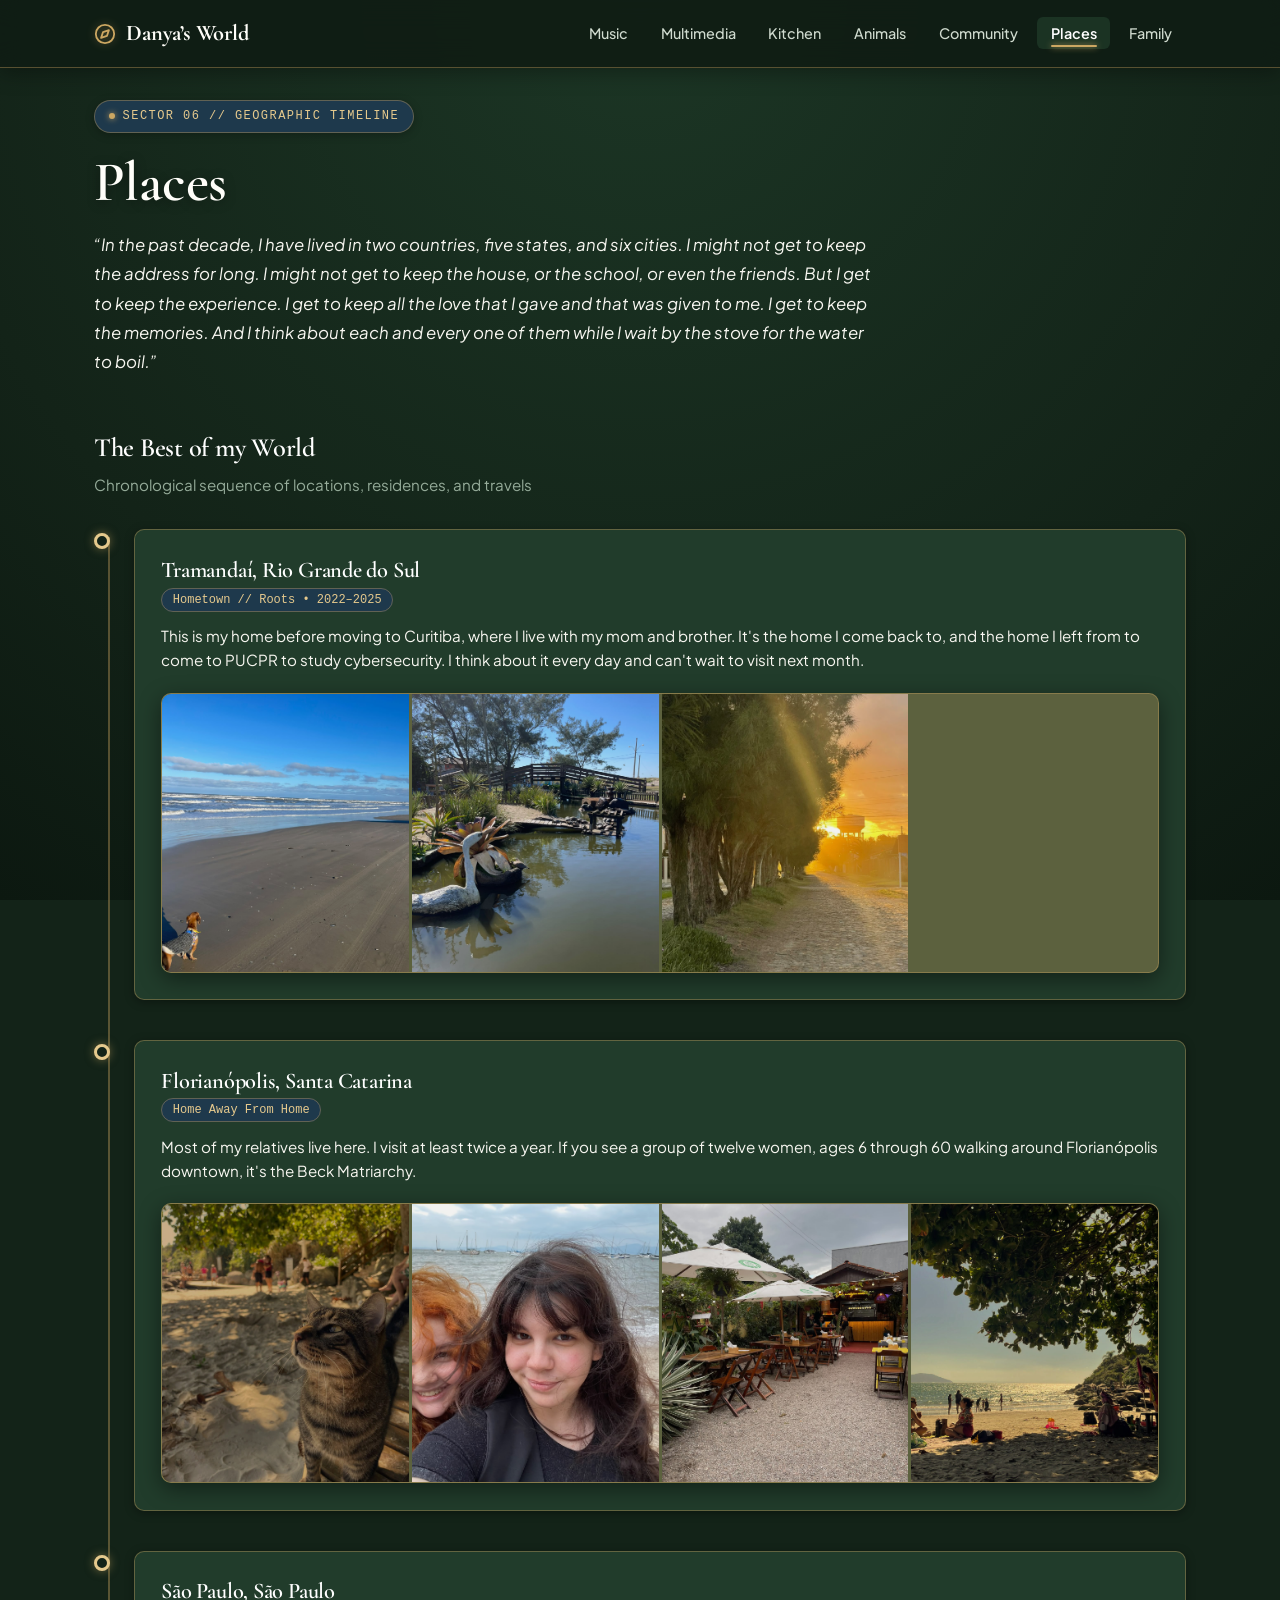
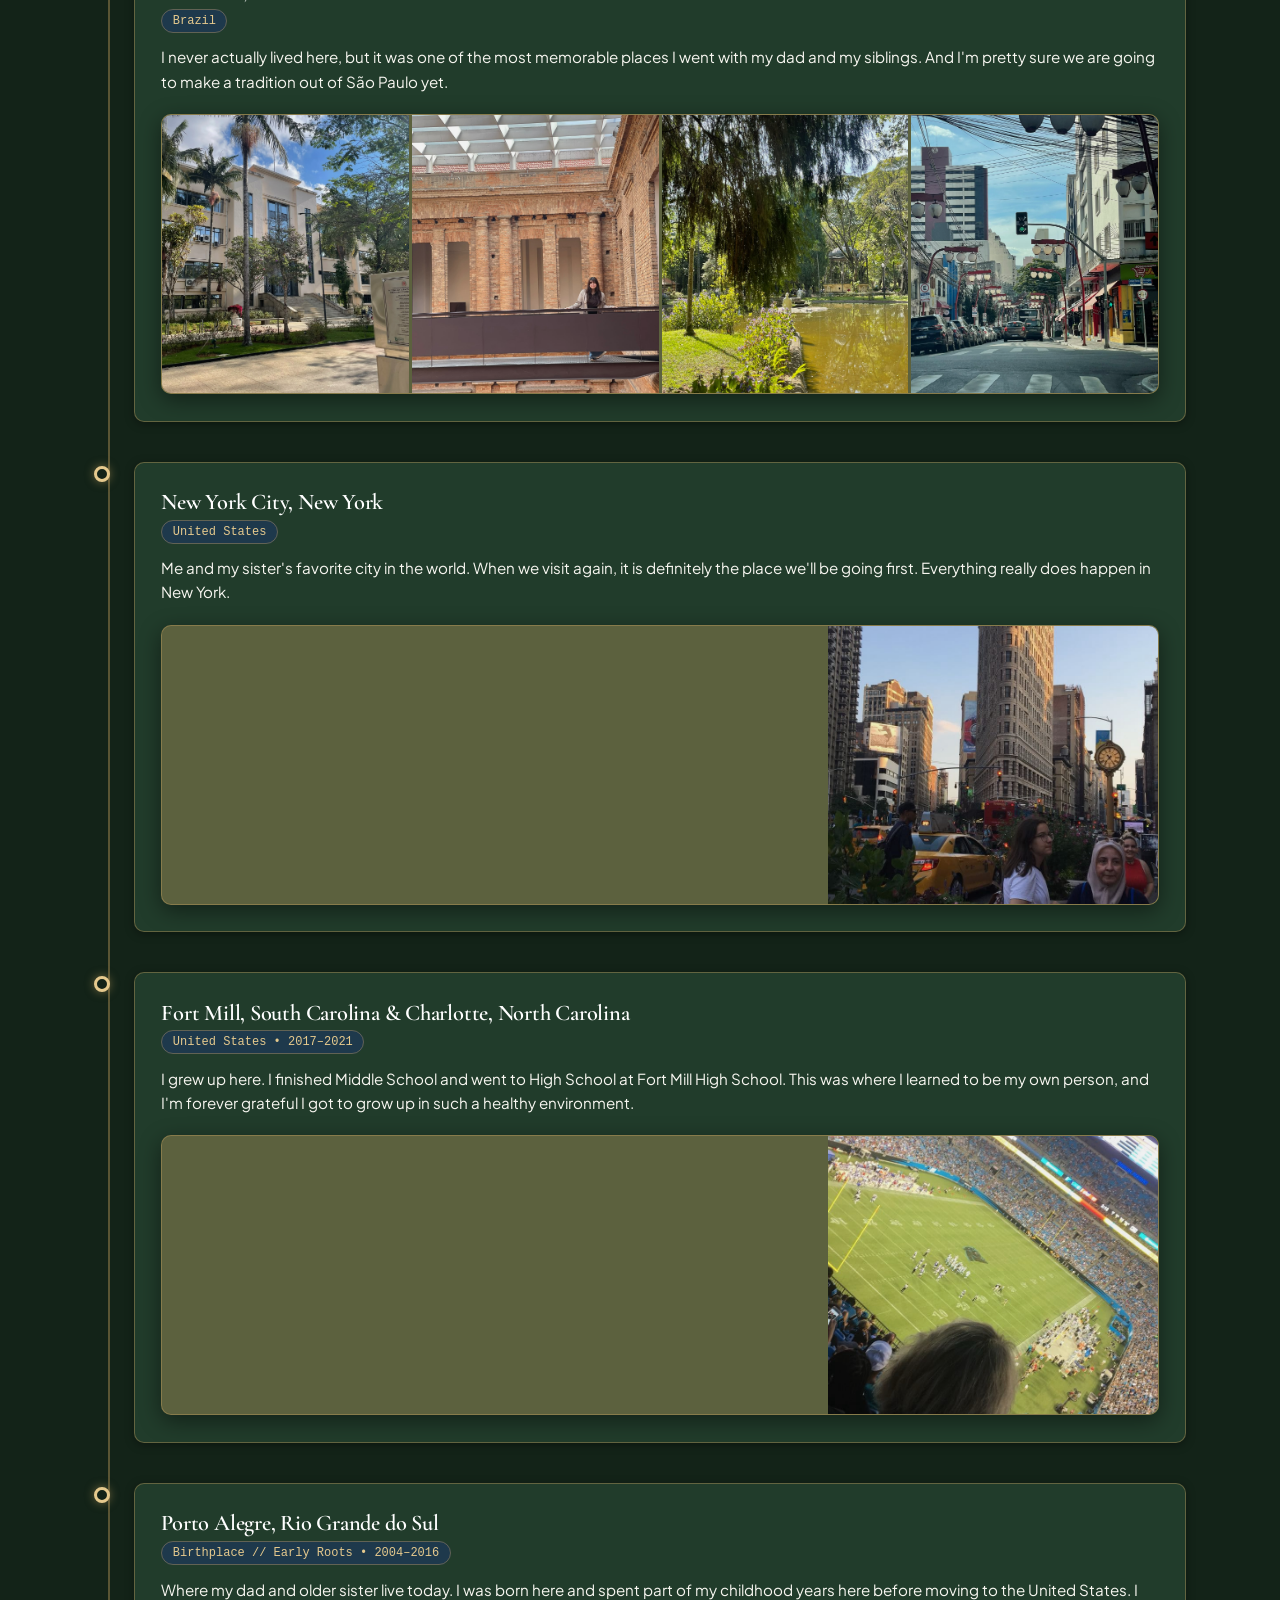
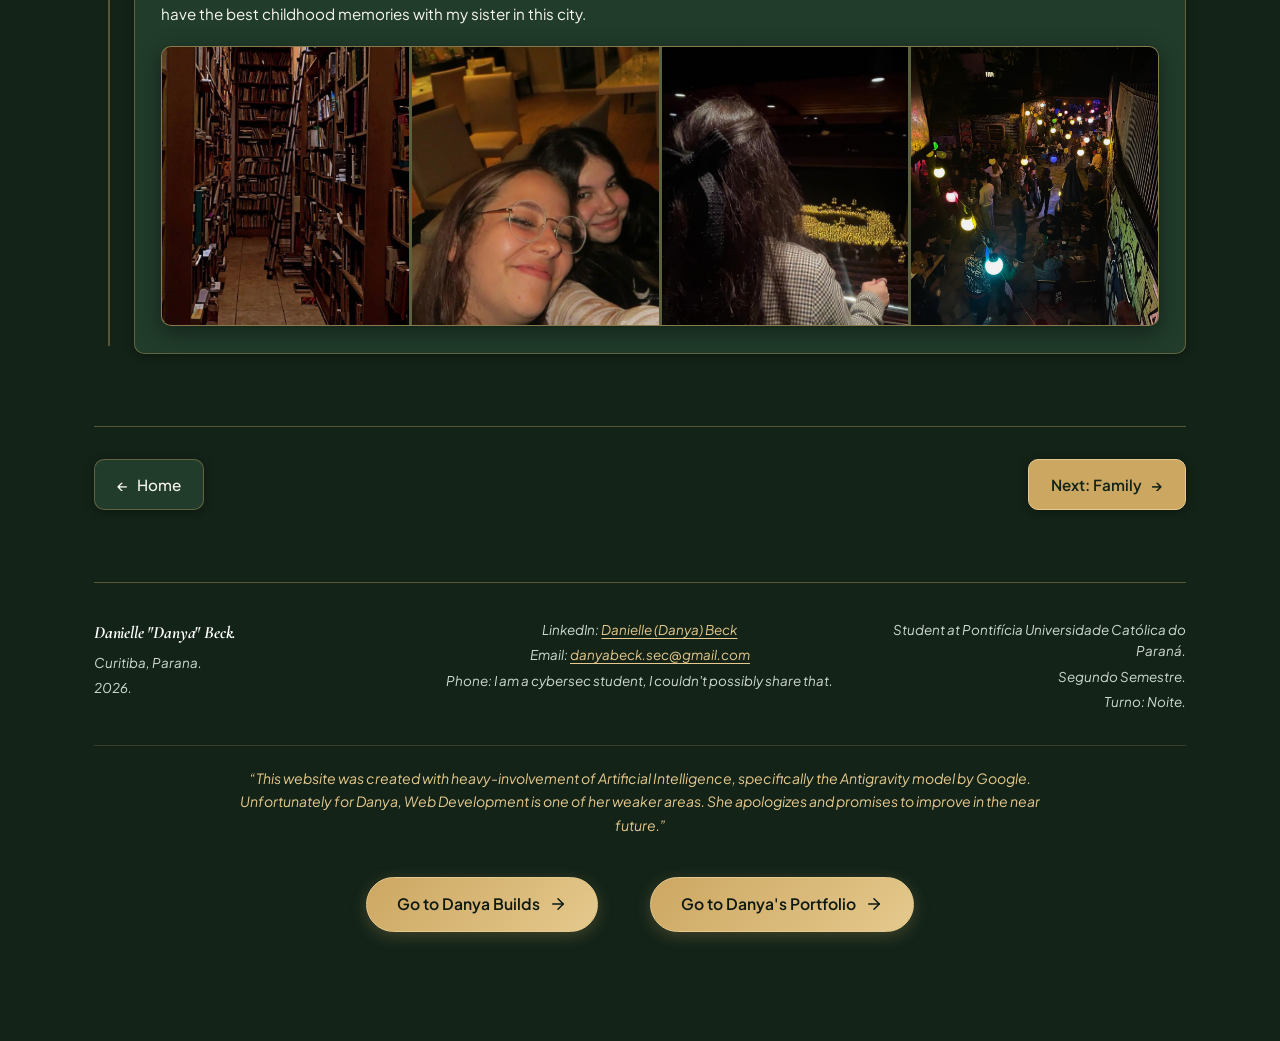
<file: DanyasWorld/places.html>
<!DOCTYPE html>
<html lang="en">
<head>
  <meta charset="UTF-8">
  <meta name="viewport" content="width=device-width, initial-scale=1.0">
  <title>Places — Danya's World</title>
  <meta name="description" content="Cities, states, countries, and environments lived in across Danya's journey.">
  
  <link rel="preconnect" href="https://fonts.googleapis.com">
  <link rel="preconnect" href="https://fonts.gstatic.com" crossorigin>
  <link href="https://fonts.googleapis.com/css2?family=Cormorant+Garamond:ital,wght@0,500;0,600;0,700;1,400&family=Plus+Jakarta+Sans:wght@400;500;600;700&display=swap" rel="stylesheet">
  
  <link rel="stylesheet" href="css/variables.css">
  <link rel="stylesheet" href="css/base.css">
  <link rel="stylesheet" href="css/navigation.css?v=20260913d">
  <link rel="stylesheet" href="css/sections.css">
</head>
<body>

  <!-- Persistent Top Navigation -->
  <header class="site-nav-header">
    <div class="container site-nav-container">
      <a href="index.html" class="site-brand" aria-label="Danya's World — Return to Home">
        <svg class="site-brand-icon" viewBox="0 0 24 24" fill="none" stroke="currentColor" stroke-width="2" stroke-linecap="round" stroke-linejoin="round">
          <circle cx="12" cy="12" r="10"></circle>
          <polygon points="16.24 7.76 14.12 14.12 7.76 16.24 9.88 9.88 16.24 7.76"></polygon>
        </svg>
        <span>Danya’s World</span>
      </a>

      <button class="mobile-nav-toggle" aria-label="Toggle navigation menu" aria-expanded="false" aria-controls="primary-nav">
        <svg width="22" height="22" viewBox="0 0 24 24" fill="none" stroke="currentColor" stroke-width="2" stroke-linecap="round" stroke-linejoin="round">
          <line x1="3" y1="12" x2="21" y2="12"></line>
          <line x1="3" y1="6" x2="21" y2="6"></line>
          <line x1="3" y1="18" x2="21" y2="18"></line>
        </svg>
      </button>

      <nav id="primary-nav" aria-label="Primary navigation">
        <ul class="site-nav-menu">
          <li><a href="music.html" class="nav-link">Music</a></li>
          <li><a href="multimedia.html" class="nav-link">Multimedia</a></li>
          <li><a href="kitchen.html" class="nav-link">Kitchen</a></li>
          <li><a href="animals.html" class="nav-link">Animals</a></li>
          <li><a href="community.html" class="nav-link">Community</a></li>
          <li><a href="places.html" class="nav-link active">Places</a></li>
          <li><a href="family.html" class="nav-link">Family</a></li>
        </ul>
      </nav>
    </div>
  </header>

  <!-- Main Content -->
  <main class="main-content">
    <div class="container">

      <!-- Section Hero -->
      <header class="section-hero">
        <div class="sector-badge">Sector 06 // Geographic Timeline</div>
        <h1>Places</h1>
        <p class="section-intro-text" style="font-style: italic; max-width: 840px; line-height: 1.75; font-size: 1.05rem; color: var(--color-ink-primary); margin-bottom: 0.5rem;">
          “In the past decade, I have lived in two countries, five states, and six cities. I might not get to keep the address for long. I might not get to keep the house, or the school, or even the friends. But I get to keep the experience. I get to keep all the love that I gave and that was given to me. I get to keep the memories. And I think about each and every one of them while I wait by the stove for the water to boil.”
        </p>
      </header>

      <!-- Geographic Route & Timeline -->
      <section class="content-group" aria-labelledby="route-heading">
        <h2 id="route-heading" class="content-group-title">The Best of my World</h2>
        <p class="content-group-subtitle">Chronological sequence of locations, residences, and travels</p>

        <div class="route-timeline">

          <!-- Location Node 01: Tramandaí, Rio Grande do Sul -->
          <div class="route-node">
            <div class="route-marker" aria-hidden="true"></div>
            <article class="route-card">
              <div class="route-header">
                <div>
                  <h3 class="route-place-name">Tramandaí, Rio Grande do Sul</h3>
                  <span class="route-type-badge">Hometown // Roots &bull; 2022–2025</span>
                </div>
              </div>
              <p class="route-card-text">
                This is my home before moving to Curitiba, where I live with my mom and brother. It's the home I come back to, and the home I left from to come to PUCPR to study cybersecurity. I think about it every day and can't wait to visit next month.
              </p>
              <div style="margin-top: 1.25rem;">
                <div class="slit-gallery" aria-label="Tramandaí 4-slit media gallery">
                  <div class="slit-item" title="Tramandaí moment 1">
                    <img src="sources/tdai1.jpeg" alt="Tramandaí photo 1" loading="lazy">
                  </div>
                  <div class="slit-item" title="Tramandaí moment 2">
                    <img src="sources/tdai2.jpeg" alt="Tramandaí photo 2" loading="lazy">
                  </div>
                  <div class="slit-item" title="Tramandaí moment 3">
                    <img src="sources/tdai3.jpeg" alt="Tramandaí photo 3" loading="lazy">
                  </div>
                  <div class="slit-item" title="Tramandaí video moment 4">
                    <video autoplay muted loop playsinline preload="metadata">
                      <source src="sources/tdai4.mp4" type="video/mp4">
                    </video>
                  </div>
                </div>
              </div>
            </article>
          </div>

          <!-- Location Node 02: Florianópolis, Santa Catarina -->
          <div class="route-node">
            <div class="route-marker" aria-hidden="true"></div>
            <article class="route-card">
              <div class="route-header">
                <div>
                  <h3 class="route-place-name">Florianópolis, Santa Catarina</h3>
                  <span class="route-type-badge">Home Away From Home</span>
                </div>
              </div>
              <p class="route-card-text">
                Most of my relatives live here. I visit at least twice a year. If you see a group of twelve women, ages 6 through 60 walking around Florianópolis downtown, it's the Beck Matriarchy.
              </p>
              <div style="margin-top: 1.25rem;">
                <div class="slit-gallery" aria-label="Florianópolis 4-slit media gallery">
                  <div class="slit-item" title="Florianópolis moment 1">
                    <img src="sources/santa.jpeg" alt="Florianópolis photo 1" loading="lazy">
                  </div>
                  <div class="slit-item" title="Florianópolis moment 2">
                    <img src="sources/santa1.jpeg" alt="Florianópolis photo 2" loading="lazy">
                  </div>
                  <div class="slit-item" title="Florianópolis moment 3">
                    <img src="sources/santa2.jpeg" alt="Florianópolis photo 3" loading="lazy">
                  </div>
                  <div class="slit-item" title="Florianópolis moment 4">
                    <img src="sources/santa3.jpeg" alt="Florianópolis photo 4" loading="lazy">
                  </div>
                </div>
              </div>
            </article>
          </div>

          <!-- Location Node 03: São Paulo, São Paulo -->
          <div class="route-node">
            <div class="route-marker" aria-hidden="true"></div>
            <article class="route-card">
              <div class="route-header">
                <div>
                  <h3 class="route-place-name">São Paulo, São Paulo</h3>
                  <span class="route-type-badge">Brazil</span>
                </div>
              </div>
              <p class="route-card-text">
                I never actually lived here, but it was one of the most memorable places I went with my dad and my siblings. And I'm pretty sure we are going to make a tradition out of São Paulo yet.
              </p>
              <div style="margin-top: 1.25rem;">
                <div class="slit-gallery" aria-label="São Paulo 4-slit media gallery">
                  <div class="slit-item" title="São Paulo moment 1">
                    <img src="sources/sp1.jpeg" alt="São Paulo photo 1" loading="lazy">
                  </div>
                  <div class="slit-item" title="São Paulo moment 2">
                    <img src="sources/sp2.jpeg" alt="São Paulo photo 2" loading="lazy">
                  </div>
                  <div class="slit-item" title="São Paulo moment 3">
                    <img src="sources/sp3.jpeg" alt="São Paulo photo 3" loading="lazy">
                  </div>
                  <div class="slit-item" title="São Paulo moment 4">
                    <img src="sources/sp4.jpeg" alt="São Paulo photo 4" loading="lazy">
                  </div>
                </div>
              </div>
            </article>
          </div>

          <!-- Location Node 04: New York City, New York -->
          <div class="route-node">
            <div class="route-marker" aria-hidden="true"></div>
            <article class="route-card">
              <div class="route-header">
                <div>
                  <h3 class="route-place-name">New York City, New York</h3>
                  <span class="route-type-badge">United States</span>
                </div>
              </div>
              <p class="route-card-text">
                Me and my sister's favorite city in the world. When we visit again, it is definitely the place we'll be going first. Everything really does happen in New York.
              </p>
              <div style="margin-top: 1.25rem;">
                <div class="slit-gallery" aria-label="New York City 3-slit media gallery">
                  <div class="slit-item" title="New York City moment 1">
                    <video autoplay muted loop playsinline preload="metadata">
                      <source src="sources/nyc1.mp4" type="video/mp4">
                    </video>
                  </div>
                  <div class="slit-item" title="New York City moment 2">
                    <video autoplay muted loop playsinline preload="metadata">
                      <source src="sources/nyc2.mp4" type="video/mp4">
                    </video>
                  </div>
                  <div class="slit-item" title="Flatiron Building, New York City">
                    <img src="sources/nyc3.jpeg" alt="Flatiron Building in New York City" loading="lazy">
                  </div>
                </div>
              </div>
            </article>
          </div>

          <!-- Location Node 05: Fort Mill, South Carolina & Charlotte, North Carolina -->
          <div class="route-node">
            <div class="route-marker" aria-hidden="true"></div>
            <article class="route-card">
              <div class="route-header">
                <div>
                  <h3 class="route-place-name">Fort Mill, South Carolina &amp; Charlotte, North Carolina</h3>
                  <span class="route-type-badge">United States &bull; 2017–2021</span>
                </div>
              </div>
              <p class="route-card-text">
                I grew up here. I finished Middle School and went to High School at Fort Mill High School. This was where I learned to be my own person, and I'm forever grateful I got to grow up in such a healthy environment.
              </p>
              <div style="margin-top: 1.25rem;">
                <div class="slit-gallery" aria-label="Fort Mill &amp; Charlotte 3-slit media gallery">
                  <div class="slit-item" title="South Carolina / North Carolina moment 1">
                    <video autoplay muted loop playsinline preload="metadata">
                      <source src="sources/sc1.mp4" type="video/mp4">
                    </video>
                  </div>
                  <div class="slit-item" title="South Carolina / North Carolina moment 2">
                    <video autoplay muted loop playsinline preload="metadata">
                      <source src="sources/sc2.mp4" type="video/mp4">
                    </video>
                  </div>
                  <div class="slit-item" title="Bank of America Stadium in Charlotte, North Carolina">
                    <img src="sources/sc3.jpeg" alt="Bank of America Stadium in Charlotte, North Carolina" loading="lazy">
                  </div>
                </div>
              </div>
            </article>
          </div>

          <!-- Location Node 06: Porto Alegre, Rio Grande do Sul -->
          <div class="route-node">
            <div class="route-marker" aria-hidden="true"></div>
            <article class="route-card">
              <div class="route-header">
                <div>
                  <h3 class="route-place-name">Porto Alegre, Rio Grande do Sul</h3>
                  <span class="route-type-badge">Birthplace // Early Roots &bull; 2004–2016</span>
                </div>
              </div>
              <p class="route-card-text">
                Where my dad and older sister live today. I was born here and spent part of my childhood years here before moving to the United States. I have the best childhood memories with my sister in this city.
              </p>
              <div style="margin-top: 1.25rem;">
                <div class="slit-gallery" aria-label="Porto Alegre 4-slit media gallery">
                  <div class="slit-item" title="Ladeira Livros bookstore in Porto Alegre">
                    <img src="sources/poa1.jpeg" alt="Ladeira Livros bookstore in Porto Alegre" loading="lazy">
                  </div>
                  <div class="slit-item" title="Moments with my sister in Porto Alegre">
                    <img src="sources/poa2.jpeg" alt="Moments with my sister in Porto Alegre" loading="lazy">
                  </div>
                  <div class="slit-item" title="Candlelight concert in Porto Alegre">
                    <img src="sources/poa3.jpeg" alt="Candlelight concert in Porto Alegre" loading="lazy">
                  </div>
                  <div class="slit-item" title="Evening cultural gathering in Porto Alegre">
                    <img src="sources/poa4.jpeg" alt="Evening cultural gathering in Porto Alegre" loading="lazy">
                  </div>
                </div>
              </div>
            </article>
          </div>

        </div>
      </section>

      <!-- Discreet Bottom Navigation -->
      <footer class="section-nav-footer">
        <div class="section-nav-wrapper">
          <a href="index.html" class="section-nav-btn">
            <span aria-hidden="true">&larr;</span> Home
          </a>
          <a href="family.html" class="section-nav-btn next-btn">
            Next: Family <span aria-hidden="true">&rarr;</span>
          </a>
        </div>
      </footer>

      <!-- Site Global Footer (Three Columns Side-by-Side + Disclaimer Underneath + Cross-Site Portal) -->
      <footer class="site-global-footer">
        <div class="footer-meta-grid" style="display: grid; grid-template-columns: 1fr 1.25fr 1fr; gap: 1.5rem; align-items: start; width: 100%;">
          <div class="footer-meta-col footer-col-left" style="text-align: left; font-style: italic;">
            <p class="footer-name" style="font-style: italic; margin-bottom: 0.35rem;">Danielle "Danya" Beck.</p>
            <p style="font-style: italic; margin-bottom: 0.25rem;">Curitiba, Parana.</p>
            <p style="font-style: italic; margin-bottom: 0.25rem;">2026.</p>
          </div>
          <div class="footer-meta-col footer-col-center" style="text-align: center; font-style: italic;">
            <p style="font-style: italic; margin-bottom: 0.25rem;">LinkedIn: <a href="https://www.linkedin.com/in/danielle-beck-057b423b5/" target="_blank" rel="noopener noreferrer">Danielle (Danya) Beck</a></p>
            <p style="font-style: italic; margin-bottom: 0.25rem;">Email: <a href="mailto:danyabeck.sec@gmail.com">danyabeck.sec@gmail.com</a></p>
            <p style="font-style: italic; margin-bottom: 0.25rem;">Phone: I am a cybersec student, I couldn't possibly share that.</p>
          </div>
          <div class="footer-meta-col footer-col-right" style="text-align: right; font-style: italic;">
            <p style="font-style: italic; margin-bottom: 0.25rem;">Student at Pontifícia Universidade Católica do Paraná.</p>
            <p style="font-style: italic; margin-bottom: 0.25rem;">Segundo Semestre.</p>
            <p style="font-style: italic; margin-bottom: 0.25rem;">Turno: Noite.</p>
          </div>
        </div>
        <div class="footer-disclaimer" style="padding-top: 1.35rem; border-top: 1px solid rgba(204, 167, 98, 0.2); text-align: center; width: 100%;">
          <p style="font-style: italic; color: var(--color-gold-bright); max-width: 820px; margin: 0 auto; line-height: 1.65; font-size: 0.88rem;">“This website was created with heavy-involvement of Artificial Intelligence, specifically the Antigravity model by Google. Unfortunately for Danya, Web Development is one of her weaker areas. She apologizes and promises to improve in the near future.”</p>
        </div>
        <!-- Cross-Site Switcher Buttons -->
        <div class="footer-switcher">
          <a href="../DanyaBuilds/index.html" class="danya-switch-btn" id="btn-to-danya-builds">
            <span>Go to Danya Builds</span>
            <svg viewBox="0 0 24 24" fill="none" stroke="currentColor" stroke-width="2" stroke-linecap="round" stroke-linejoin="round" aria-hidden="true">
              <path d="M5 12h14"></path>
              <path d="M12 5l7 7-7 7"></path>
            </svg>
          </a>
          <a href="../index.html" class="danya-switch-btn" id="btn-to-danya-portfolio">
            <span>Go to Danya's Portfolio</span>
            <svg viewBox="0 0 24 24" fill="none" stroke="currentColor" stroke-width="2" stroke-linecap="round" stroke-linejoin="round" aria-hidden="true">
              <path d="M5 12h14"></path>
              <path d="M12 5l7 7-7 7"></path>
            </svg>
          </a>
        </div>
      </footer>

    </div>
  </main>

  <script src="js/main.js"></script>
</body>
</html>
</file>
<file: DanyaBuilds/css/variables.css>
/* ==========================================================================
   DANYA BUILDS — DESIGN SYSTEM & TOKENS
   Theme: Technical twin of Danya's World.
   Base: Deep slate / navy / royal blue (from Danya's World oceanic palette).
   Accents/Margins/Buttons: Warm refined gold (identical to Danya's World).
   Secondary/Explore Gradients: Earthy greens (from Danya's World canvas).
   Typography: High-contrast warm cream / ivory on dark oceanic blue.
   ========================================================================== */

:root {
  /* Base Oceanic & Navy Blues (Dominant Canvas & Surfaces) */
  --color-blue-base: #101f2c;          /* Main page background */
  --color-blue-deepest: #0a141d;       /* Deepest contour / footer / shadow */
  --color-blue-forest: #142738;        /* Secondary container background */
  --color-blue-card: #1c354a;          /* Card surface background */
  --color-blue-card-hover: #24445e;    /* Card hover background */
  --color-blue-slate: #6b8ea9;         /* Muted blue lines / subtext */
  --color-blue-mist: #223e54;          /* Subtle border / dividers */
  --color-blue-surface: rgba(28, 53, 74, 0.72);

  /* Warm Gold Accents (Borders, Margins, Buttons, Highlights) — 100% Identical to Danya's World */
  --color-gold-warm: #cca762;          /* Primary refined gold */
  --color-gold-bright: #e5c98d;        /* Hover gold highlight */
  --color-gold-deep: #a88339;          /* Deep antique gold */
  --color-gold-tint: rgba(204, 167, 98, 0.14); /* Light gold fill */
  --color-gold-border: rgba(204, 167, 98, 0.38); /* Elegant gold margin/border */
  --color-gold-border-bright: rgba(204, 167, 98, 0.75);

  /* Mirrored Earthy Greens (From Danya's World for Gradient & Accent Interplay) */
  --color-green-accent: #193021;       /* Danya's World forest green */
  --color-green-moss: #213c2b;         /* Danya's World moss green */
  --color-green-sage: #75927d;         /* Sage lines / tech tags */
  --color-green-mist: rgba(33, 60, 43, 0.45); /* Subtle green tint */

  /* Text & Inks (Warm Cream / Ivory on Dark Blue) */
  --color-ink-primary: #f7f6f0;        /* High-contrast crisp ivory text */
  --color-ink-secondary: #cdd9e2;      /* Soft slate-cream secondary text */
  --color-ink-muted: #8ca3b5;          /* Subtle muted blue text */
  --color-ink-accent: #e5c98d;         /* Golden text highlights */
  --color-ink-inverse: #101f2c;        /* Dark text for gold-filled buttons */

  /* Typography */
  --font-display: "Cormorant Garamond", Georgia, "Times New Roman", serif;
  --font-body: "Plus Jakarta Sans", -apple-system, BlinkMacSystemFont, "Segoe UI", Roboto, sans-serif;
  --font-mono: "Space Mono", ui-monospace, "SF Mono", Menlo, Monaco, Consolas, monospace;

  /* Layout & Sizing */
  --container-max-width: 1140px;
  --container-narrow-width: 820px;
  --container-padding: 1.5rem;
  --nav-height: 4.25rem;

  /* Elevation & Shadows */
  --shadow-subtle: 0 2px 10px rgba(0, 0, 0, 0.35);
  --shadow-medium: 0 6px 22px rgba(0, 0, 0, 0.45);
  --shadow-hover: 0 10px 30px rgba(0, 0, 0, 0.6), 0 0 16px rgba(204, 167, 98, 0.18);

  /* Borders & Radius */
  --radius-sm: 6px;
  --radius-md: 10px;
  --radius-lg: 16px;
  --radius-pill: 9999px;

  /* Transitions */
  --transition-fast: 0.18s ease;
  --transition-normal: 0.28s cubic-bezier(0.16, 1, 0.3, 1);
}
</file>
<file: DanyaBuilds/css/base.css>
/* ==========================================================================
   DANYA BUILDS — BASE & TYPOGRAPHY STYLES
   Technical aesthetic: Deep oceanic blues base with refined gold margins & accents.
   ========================================================================== */

*, *::before, *::after {
  box-sizing: border-box;
  margin: 0;
  padding: 0;
}

html {
  font-size: 16px;
  scroll-behavior: smooth;
  -webkit-text-size-adjust: 100%;
}

@media (prefers-reduced-motion: reduce) {
  html {
    scroll-behavior: auto;
  }
  *, *::before, *::after {
    animation-duration: 0.01ms !important;
    animation-iteration-count: 1 !important;
    transition-duration: 0.01ms !important;
    scroll-behavior: auto !important;
  }
}

body {
  font-family: var(--font-body);
  font-size: 1rem;
  line-height: 1.65;
  color: var(--color-ink-primary);
  background-color: var(--color-blue-base);
  background-image: 
    radial-gradient(circle at 50% 0%, #172e42 0%, var(--color-blue-base) 65%, var(--color-blue-deepest) 100%);
  background-attachment: fixed;
  min-height: 100vh;
  display: flex;
  flex-direction: column;
  -webkit-font-smoothing: antialiased;
  -moz-osx-font-smoothing: grayscale;
}

/* Typography Hierarchy */
h1, h2, h3, h4, .font-display {
  font-family: var(--font-display);
  font-weight: 600;
  line-height: 1.2;
  color: var(--color-ink-primary);
  letter-spacing: -0.01em;
}

h1 {
  font-size: clamp(2.25rem, 4vw + 1rem, 3.5rem);
  color: #fffef9;
  text-shadow: 0 2px 12px rgba(0, 0, 0, 0.4);
}

h2 {
  font-size: clamp(1.75rem, 2.5vw + 0.5rem, 2.35rem);
  color: #fffef9;
}

h3 {
  font-size: clamp(1.25rem, 1.5vw + 0.5rem, 1.65rem);
  color: var(--color-ink-primary);
}

p {
  margin-bottom: 1.25rem;
  color: var(--color-ink-secondary);
}

p:last-child {
  margin-bottom: 0;
}

a {
  color: var(--color-gold-warm);
  text-decoration: none;
  transition: color var(--transition-fast);
}

a:hover {
  color: var(--color-gold-bright);
}

a:focus-visible,
button:focus-visible {
  outline: 2px solid var(--color-gold-bright);
  outline-offset: 3px;
  border-radius: var(--radius-sm);
}

img, svg {
  max-width: 100%;
  display: block;
}

/* Reusable Containers & Layout Utilities */
.container {
  width: 100%;
  max-width: var(--container-max-width);
  margin-left: auto;
  margin-right: auto;
  padding-left: var(--container-padding);
  padding-right: var(--container-padding);
}

.container-narrow {
  max-width: var(--container-narrow-width);
}

.main-content {
  flex: 1 0 auto;
  padding-top: calc(var(--nav-height) + 2rem);
  padding-bottom: 4rem;
}

/* Subtle Technical Sector Badges (Inverted: Forest Green Accent + Gold Rim) */
.sector-badge {
  display: inline-flex;
  align-items: center;
  gap: 0.5rem;
  font-family: var(--font-mono);
  font-size: 0.75rem;
  font-weight: 500;
  letter-spacing: 0.12em;
  text-transform: uppercase;
  color: var(--color-gold-bright);
  background-color: var(--color-green-accent);
  border: 1px solid var(--color-gold-border);
  padding: 0.35rem 0.85rem;
  border-radius: var(--radius-pill);
  margin-bottom: 1rem;
  box-shadow: 0 2px 8px rgba(0, 0, 0, 0.25);
}

.sector-badge::before {
  content: "";
  display: inline-block;
  width: 6px;
  height: 6px;
  border-radius: 50%;
  background-color: var(--color-gold-warm);
  box-shadow: 0 0 6px var(--color-gold-warm);
}

/* Accessible utility */
.visually-hidden {
  position: absolute;
  width: 1px;
  height: 1px;
  padding: 0;
  margin: -1px;
  overflow: hidden;
  clip: rect(0, 0, 0, 0);
  white-space: nowrap;
  border: 0;
}
</file>
<file: DanyaBuilds/css/navigation.css>
/* ==========================================================================
   DANYA BUILDS — NAVIGATION STYLES
   Technical theme: Oceanic blue base, polished gold margins, buttons, and accents.
   ========================================================================== */

/* Persistent Top Navigation Bar */
.site-nav-header {
  position: fixed;
  top: 0;
  left: 0;
  right: 0;
  height: var(--nav-height);
  z-index: 1000;
  background-color: rgba(16, 31, 44, 0.92);
  backdrop-filter: blur(14px);
  -webkit-backdrop-filter: blur(14px);
  border-bottom: 1px solid var(--color-gold-border);
  box-shadow: 0 4px 20px rgba(0, 0, 0, 0.35);
  transition: background-color var(--transition-fast), border-color var(--transition-fast);
}

.site-nav-container {
  display: flex;
  align-items: center;
  justify-content: space-between;
  height: 100%;
}

/* Brand / Logo */
.site-brand {
  display: flex;
  align-items: center;
  gap: 0.65rem;
  font-family: var(--font-display);
  font-size: 1.4rem;
  font-weight: 700;
  color: #fffef9;
  letter-spacing: -0.01em;
  text-decoration: none;
  white-space: nowrap;
}

.site-brand:hover {
  color: var(--color-gold-bright);
}

.site-brand-icon {
  width: 22px;
  height: 22px;
  color: var(--color-gold-warm);
  filter: drop-shadow(0 0 4px rgba(204, 167, 98, 0.4));
}

/* Nav Links Menu (Desktop) */
.site-nav-menu {
  display: flex;
  align-items: center;
  list-style: none;
  gap: 0.35rem;
}

.nav-link {
  font-family: var(--font-body);
  font-size: 0.9rem;
  font-weight: 500;
  color: var(--color-ink-secondary);
  padding: 0.45rem 0.85rem;
  border-radius: var(--radius-sm);
  transition: all var(--transition-fast);
  position: relative;
}

.nav-link:hover {
  color: var(--color-gold-bright);
  background-color: var(--color-blue-surface);
}

.nav-link.active {
  color: #ffffff;
  font-weight: 600;
  background-color: var(--color-blue-surface);
}

.nav-link.active::after {
  content: "";
  position: absolute;
  bottom: 0.15rem;
  left: 0.85rem;
  right: 0.85rem;
  height: 2px;
  background-color: var(--color-gold-warm);
  box-shadow: 0 0 6px var(--color-gold-warm);
  border-radius: 1px;
}

/* Mobile Toggle Button */
.mobile-nav-toggle {
  display: none;
  background: var(--color-blue-card);
  border: 1px solid var(--color-gold-border);
  border-radius: var(--radius-sm);
  padding: 0.5rem;
  cursor: pointer;
  color: var(--color-gold-warm);
  align-items: center;
  justify-content: center;
  width: 40px;
  height: 40px;
}

.mobile-nav-toggle:hover {
  background-color: var(--color-blue-card-hover);
  color: var(--color-gold-bright);
  border-color: var(--color-gold-bright);
}

/* Mobile Drawer */
@media (max-width: 860px) {
  .mobile-nav-toggle {
    display: inline-flex;
  }

  .site-nav-menu {
    position: fixed;
    top: var(--nav-height);
    left: 0;
    right: 0;
    bottom: 0;
    background-color: var(--color-blue-base);
    flex-direction: column;
    align-items: stretch;
    padding: 1.5rem;
    gap: 0.6rem;
    transform: translateY(-100%);
    opacity: 0;
    pointer-events: none;
    transition: transform 0.25s ease, opacity 0.25s ease;
    border-bottom: 2px solid var(--color-gold-border);
    box-shadow: var(--shadow-medium);
  }

  .site-nav-menu.is-open {
    transform: translateY(0);
    opacity: 1;
    pointer-events: auto;
  }

  .nav-link {
    font-size: 1.05rem;
    padding: 0.85rem 1rem;
    border-radius: var(--radius-md);
    border: 1px solid transparent;
  }

  .nav-link:hover {
    border-color: var(--color-gold-border);
  }

  .nav-link.active::after {
    display: none;
  }

  .nav-link.active {
    border-left: 3px solid var(--color-gold-warm);
    background-color: var(--color-blue-card);
  }
}

/* ==========================================================================
   DISCREET BOTTOM NAVIGATION
   Deep blue card with refined gold buttons and borders.
   ========================================================================== */
.section-nav-footer {
  margin-top: 4.5rem;
  padding-top: 2rem;
  border-top: 1px solid var(--color-gold-border);
}

.section-nav-wrapper {
  display: flex;
  align-items: center;
  justify-content: space-between;
  flex-wrap: wrap;
  gap: 1rem;
}

.section-nav-btn {
  display: inline-flex;
  align-items: center;
  gap: 0.6rem;
  font-family: var(--font-body);
  font-size: 0.95rem;
  font-weight: 500;
  color: var(--color-ink-primary);
  padding: 0.75rem 1.35rem;
  border-radius: var(--radius-md);
  border: 1px solid var(--color-gold-border);
  background-color: var(--color-blue-card);
  box-shadow: var(--shadow-subtle);
  transition: all var(--transition-fast);
}

.section-nav-btn:hover {
  color: var(--color-gold-bright);
  border-color: var(--color-gold-bright);
  background-color: var(--color-blue-card-hover);
  transform: translateY(-2px);
  box-shadow: 0 6px 18px rgba(0, 0, 0, 0.4), 0 0 10px rgba(204, 167, 98, 0.2);
}

.section-nav-btn.next-btn {
  color: var(--color-ink-inverse);
  font-weight: 600;
  background-color: var(--color-gold-warm);
  border-color: var(--color-gold-bright);
}

.section-nav-btn.next-btn:hover {
  background-color: var(--color-gold-bright);
  color: var(--color-ink-inverse);
  box-shadow: 0 6px 20px rgba(0, 0, 0, 0.5), 0 0 14px rgba(229, 201, 141, 0.4);
}

.section-nav-icon {
  width: 16px;
  height: 16px;
}

/* ==========================================================================
   SITE GLOBAL FOOTER (Three Columns in Italics Side-by-Side + AI Disclaimer)
   ========================================================================== */
.site-global-footer {
  margin-top: 4.5rem;
  padding-top: 2.25rem;
  padding-bottom: 2.5rem;
  border-top: 1px solid var(--color-gold-border);
  width: 100%;
}

.footer-meta-grid {
  display: grid;
  grid-template-columns: 1fr 1.25fr 1fr;
  gap: 1.5rem;
  margin-bottom: 1.75rem;
  align-items: start;
  width: 100%;
}

.footer-meta-col {
  min-width: 0;
}

.footer-meta-col p {
  font-size: clamp(0.8rem, 1.05vw, 0.92rem);
  line-height: 1.6;
  color: var(--color-ink-secondary);
  margin-bottom: 0.25rem;
  font-style: italic;
}

.footer-meta-col .footer-name {
  font-family: var(--font-display);
  font-size: clamp(1rem, 1.35vw, 1.25rem);
  font-weight: 700;
  color: #ffffff;
  letter-spacing: -0.01em;
  margin-bottom: 0.35rem;
  font-style: italic;
}

.footer-meta-col a {
  color: var(--color-gold-bright);
  text-decoration: underline;
  text-underline-offset: 3px;
  transition: color var(--transition-fast);
}

.footer-meta-col a:hover {
  color: #ffffff;
}

.footer-col-left {
  text-align: left;
}

.footer-col-center {
  text-align: center;
}

.footer-col-right {
  text-align: right;
}

.footer-disclaimer {
  padding-top: 1.35rem;
  border-top: 1px solid rgba(204, 167, 98, 0.2);
  text-align: center;
  width: 100%;
}

.footer-disclaimer p {
  font-size: 0.88rem;
  line-height: 1.65;
  color: var(--color-gold-bright);
  font-style: italic;
  max-width: 820px;
  margin: 0 auto;
}

.footer-switcher {
  margin-top: 2rem;
  display: flex;
  align-items: center;
  justify-content: center;
  gap: 1.75rem;
  flex-wrap: wrap;
}

.danya-switch-btn {
  display: inline-flex;
  align-items: center;
  gap: 0.6rem;
  margin: 0.5rem 0.75rem;
  padding: 0.85rem 1.85rem;
  font-family: var(--font-body);
  font-size: 0.98rem;
  font-weight: 600;
  color: #0c1622 !important;
  background: linear-gradient(135deg, #cca762 0%, #e5c98d 100%);
  border: 1px solid #e5c98d;
  border-radius: 9999px;
  text-decoration: none !important;
  box-shadow: 0 4px 16px rgba(204, 167, 98, 0.25);
  transition: all var(--transition-fast);
  cursor: pointer;
}

.danya-switch-btn:hover {
  color: #0c1622 !important;
  transform: translateY(-2px);
  box-shadow: 0 6px 24px rgba(204, 167, 98, 0.45);
}

.danya-switch-btn svg {
  width: 18px;
  height: 18px;
  transition: transform var(--transition-fast);
}

.danya-switch-btn:hover svg {
  transform: translateX(3px);
}
</file>
<file: DanyaBuilds/css/atlas-map.css>
/* ==========================================================================
   DANYA BUILDS — TECHNICAL ATLAS MAP STYLES
   Technical theme: Deep oceanic blue base with polished gold borders, margins & accents.
   Explore destination cards: Blue base with Danya's World earthy green gradients.
   ========================================================================== */

.atlas-hero {
  text-align: center;
  margin-bottom: 2.75rem;
}

.atlas-hero .intro-subtitle {
  font-family: var(--font-display);
  font-size: 1.45rem;
  font-style: italic;
  color: var(--color-gold-bright);
  margin-bottom: 0.75rem;
}

.atlas-hero .intro-text {
  font-size: 1.1rem;
  color: var(--color-ink-secondary);
  max-width: 680px;
  margin: 0 auto;
  line-height: 1.7;
}

/* Central Atlas Frame — Systems & Architecture Aesthetic */
.atlas-frame {
  position: relative;
  background: linear-gradient(145deg, #142738 0%, #0d1a26 100%);
  border: 1px solid var(--color-gold-border);
  border-radius: var(--radius-lg);
  padding: 2.75rem 1.75rem;
  box-shadow: 0 8px 32px rgba(0, 0, 0, 0.45), inset 0 0 40px rgba(0, 0, 0, 0.35);
  overflow: hidden;
  margin-bottom: 3rem;
}

/* Cartographic & Circuit Grid Lines */
.atlas-frame::before {
  content: "";
  position: absolute;
  top: 0;
  left: 0;
  right: 0;
  bottom: 0;
  background-image: 
    radial-gradient(rgba(204, 167, 98, 0.18) 1px, transparent 1px),
    radial-gradient(rgba(33, 60, 43, 0.35) 1px, transparent 1px);
  background-size: 36px 36px, 108px 108px;
  background-position: 0 0, 18px 18px;
  opacity: 0.7;
  pointer-events: none;
}

/* Cartographic Frame Border Detail */
.atlas-frame-inner {
  position: relative;
  z-index: 1;
}

.atlas-header-tag {
  display: flex;
  align-items: center;
  justify-content: center;
  gap: 0.75rem;
  margin-bottom: 2rem;
}

.atlas-header-tag span {
  font-family: var(--font-mono);
  font-size: 0.75rem;
  letter-spacing: 0.16em;
  text-transform: uppercase;
  color: var(--color-gold-bright);
}

.atlas-header-tag::before,
.atlas-header-tag::after {
  content: "";
  height: 1px;
  width: 50px;
  background-color: var(--color-gold-border);
}

/* The Four Technical Realms Grid / Layout */
.atlas-map-layout {
  display: grid;
  grid-template-columns: repeat(4, 1fr);
  gap: 1.25rem;
  max-width: 1080px;
  margin: 0 auto;
  position: relative;
}

/* Individual Region Card / Domain */
.atlas-region {
  position: relative;
  background-color: var(--color-blue-card);
  border: 1px solid var(--color-gold-border);
  border-radius: var(--radius-md);
  padding: 1.65rem 1.35rem;
  text-decoration: none;
  display: flex;
  flex-direction: column;
  justify-content: space-between;
  min-height: 190px;
  box-shadow: var(--shadow-subtle);
  transition: transform var(--transition-normal), border-color var(--transition-normal), box-shadow var(--transition-normal), background-color var(--transition-normal);
  z-index: 2;
}

.atlas-region:hover {
  transform: translateY(-4px);
  border-color: var(--color-gold-bright);
  box-shadow: var(--shadow-hover);
}

.atlas-region:focus-visible {
  outline: 2px solid var(--color-gold-bright);
  outline-offset: 3px;
}

/* Region Layout with Mirrored Blue-to-Green Gradients (Matching Danya's World) */
.region-cybersecurity {
  background: linear-gradient(135deg, #1c354a 0%, #193021 100%);
  border-color: rgba(204, 167, 98, 0.55);
}

.region-ai {
  background: linear-gradient(135deg, #162f43 0%, #213c2b 100%);
  border-color: rgba(204, 167, 98, 0.45);
}

.region-quantum {
  background: linear-gradient(135deg, #1a384f 0%, #173220 100%);
  border-color: rgba(204, 167, 98, 0.45);
}

.region-extras {
  background: linear-gradient(135deg, #183348 0%, #1c3d28 100%);
  border-color: rgba(204, 167, 98, 0.45);
}

.region-cybersecurity:hover {
  background: linear-gradient(135deg, #22425c 0%, #203f2b 100%);
}

.region-ai:hover {
  background: linear-gradient(135deg, #1c3a54 0%, #284c36 100%);
}

.region-quantum:hover {
  background: linear-gradient(135deg, #224562 0%, #20442c 100%);
}

.region-extras:hover {
  background: linear-gradient(135deg, #1f4058 0%, #224a30 100%);
}

/* Region Content Elements */
.region-top {
  display: flex;
  align-items: center;
  justify-content: space-between;
  margin-bottom: 0.85rem;
}

.region-glyph {
  width: 34px;
  height: 34px;
  border-radius: var(--radius-sm);
  background-color: rgba(204, 167, 98, 0.16);
  border: 1px solid var(--color-gold-border);
  display: flex;
  align-items: center;
  justify-content: center;
  color: var(--color-gold-bright);
  transition: all var(--transition-fast);
}

.atlas-region:hover .region-glyph {
  background-color: var(--color-gold-warm);
  color: var(--color-ink-inverse);
  box-shadow: 0 0 10px rgba(204, 167, 98, 0.4);
}

.region-glyph svg {
  width: 19px;
  height: 19px;
}

.region-corner-code {
  font-family: var(--font-mono);
  font-size: 0.72rem;
  font-weight: 600;
  letter-spacing: 0.1em;
  color: var(--color-gold-warm);
}

.region-title {
  font-family: var(--font-display);
  font-size: 1.5rem;
  font-weight: 600;
  color: #ffffff;
  margin-bottom: 0.35rem;
  display: flex;
  align-items: center;
  gap: 0.5rem;
}

.region-desc {
  font-size: 0.88rem;
  color: var(--color-ink-secondary);
  line-height: 1.5;
  margin-bottom: 0;
}

.region-arrow {
  display: inline-flex;
  align-items: center;
  gap: 0.35rem;
  font-size: 0.85rem;
  font-weight: 600;
  color: var(--color-gold-warm);
  margin-top: 1.25rem;
  transition: color var(--transition-fast), transform var(--transition-fast);
}

.atlas-region:hover .region-arrow {
  color: var(--color-gold-bright);
  transform: translateX(4px);
}

/* Responsive adjustments */
@media (max-width: 992px) {
  .atlas-map-layout {
    grid-template-columns: repeat(2, 1fr);
    gap: 1.15rem;
  }
}

@media (max-width: 640px) {
  .atlas-map-layout {
    grid-template-columns: 1fr;
    gap: 1rem;
  }

  .atlas-frame {
    padding: 1.75rem 1rem;
  }
}
</file>
<file: DanyasWorld/css/variables.css>
/* ==========================================================================
   DANYA'S WORLD — DESIGN SYSTEM & TOKENS
   Theme: Globe with gold accents.
   Base: Deep earthy greens.
   Accents/Margins/Buttons: Warm refined gold.
   Supporting: Minor oceanic blues.
   Typography: High-contrast warm cream / ivory on dark earthy green.
   ========================================================================== */

:root {
  /* Base Earthy Greens (Dominant Canvas & Surfaces) */
  --color-green-base: #132318;         /* Main page background */
  --color-green-deepest: #0c1810;      /* Deepest contour / footer / shadow */
  --color-green-forest: #193021;       /* Secondary container background */
  --color-green-moss: #213c2b;         /* Card surface background */
  --color-green-card-hover: #294734;   /* Card hover background */
  --color-green-sage: #75927d;         /* Muted sage lines / subtext */
  --color-green-mist: #2c4935;         /* Subtle border / dividers */
  --color-green-surface: rgba(33, 60, 43, 0.7);

  /* Warm Gold Accents (Borders, Margins, Buttons, Highlights) */
  --color-gold-warm: #cca762;          /* Primary refined gold */
  --color-gold-bright: #e5c98d;        /* Hover gold highlight */
  --color-gold-deep: #a88339;          /* Deep antique gold */
  --color-gold-tint: rgba(204, 167, 98, 0.14); /* Light gold fill */
  --color-gold-border: rgba(204, 167, 98, 0.38); /* Elegant gold margin/border */
  --color-gold-border-bright: rgba(204, 167, 98, 0.75);

  /* Minor Oceanic Blues (Globe Secondary Accents) */
  --color-blue-deep: #142533;          /* Deep globe oceanic tone */
  --color-blue-ocean: #1e394c;         /* Oceanic card accent / tag */
  --color-blue-slate: #345670;         /* Muted blue lines */
  --color-blue-mist: rgba(46, 80, 105, 0.35); /* Subtle blue tint */

  /* Text & Inks (Warm Cream / Ivory on Dark Earthy Green) */
  --color-ink-primary: #f7f6f0;        /* High-contrast crisp ivory text */
  --color-ink-secondary: #d0dbcf;      /* Soft sage-cream secondary text */
  --color-ink-muted: #95ab99;          /* Subtle muted green text */
  --color-ink-accent: #e5c98d;         /* Golden text highlights */
  --color-ink-inverse: #132318;        /* Dark text for gold-filled buttons */

  /* Typography */
  --font-display: "Cormorant Garamond", Georgia, "Times New Roman", serif;
  --font-body: "Plus Jakarta Sans", -apple-system, BlinkMacSystemFont, "Segoe UI", Roboto, sans-serif;
  --font-mono: "Space Mono", ui-monospace, "SF Mono", Menlo, Monaco, Consolas, monospace;

  /* Layout & Sizing */
  --container-max-width: 1140px;
  --container-narrow-width: 820px;
  --container-padding: 1.5rem;
  --nav-height: 4.25rem;

  /* Elevation & Shadows */
  --shadow-subtle: 0 2px 10px rgba(0, 0, 0, 0.35);
  --shadow-medium: 0 6px 22px rgba(0, 0, 0, 0.45);
  --shadow-hover: 0 10px 30px rgba(0, 0, 0, 0.6), 0 0 16px rgba(204, 167, 98, 0.18);

  /* Borders & Radius */
  --radius-sm: 6px;
  --radius-md: 10px;
  --radius-lg: 16px;
  --radius-pill: 9999px;

  /* Transitions */
  --transition-fast: 0.18s ease;
  --transition-normal: 0.28s cubic-bezier(0.16, 1, 0.3, 1);
}
</file>
<file: DanyasWorld/css/base.css>
/* ==========================================================================
   DANYA'S WORLD — BASE & TYPOGRAPHY STYLES
   Globe aesthetic: Earthy greens base with refined gold margins & accents.
   ========================================================================== */

*, *::before, *::after {
  box-sizing: border-box;
  margin: 0;
  padding: 0;
}

html {
  font-size: 16px;
  scroll-behavior: smooth;
  -webkit-text-size-adjust: 100%;
}

@media (prefers-reduced-motion: reduce) {
  html {
    scroll-behavior: auto;
  }
  *, *::before, *::after {
    animation-duration: 0.01ms !important;
    animation-iteration-count: 1 !important;
    transition-duration: 0.01ms !important;
    scroll-behavior: auto !important;
  }
}

body {
  font-family: var(--font-body);
  font-size: 1rem;
  line-height: 1.65;
  color: var(--color-ink-primary);
  background-color: var(--color-green-base);
  background-image: 
    radial-gradient(circle at 50% 0%, #1c3625 0%, var(--color-green-base) 65%, var(--color-green-deepest) 100%);
  background-attachment: fixed;
  min-height: 100vh;
  display: flex;
  flex-direction: column;
  -webkit-font-smoothing: antialiased;
  -moz-osx-font-smoothing: grayscale;
}

/* Typography Hierarchy */
h1, h2, h3, h4, .font-display {
  font-family: var(--font-display);
  font-weight: 600;
  line-height: 1.2;
  color: var(--color-ink-primary);
  letter-spacing: -0.01em;
}

h1 {
  font-size: clamp(2.25rem, 4vw + 1rem, 3.5rem);
  color: #fffef9;
  text-shadow: 0 2px 12px rgba(0, 0, 0, 0.4);
}

h2 {
  font-size: clamp(1.75rem, 2.5vw + 0.5rem, 2.35rem);
  color: #fffef9;
}

h3 {
  font-size: clamp(1.25rem, 1.5vw + 0.5rem, 1.65rem);
  color: var(--color-ink-primary);
}

p {
  margin-bottom: 1.25rem;
  color: var(--color-ink-secondary);
}

p:last-child {
  margin-bottom: 0;
}

a {
  color: var(--color-gold-warm);
  text-decoration: none;
  transition: color var(--transition-fast);
}

a:hover {
  color: var(--color-gold-bright);
}

a:focus-visible,
button:focus-visible {
  outline: 2px solid var(--color-gold-bright);
  outline-offset: 3px;
  border-radius: var(--radius-sm);
}

img, svg {
  max-width: 100%;
  display: block;
}

/* Reusable Containers & Layout Utilities */
.container {
  width: 100%;
  max-width: var(--container-max-width);
  margin-left: auto;
  margin-right: auto;
  padding-left: var(--container-padding);
  padding-right: var(--container-padding);
}

.container-narrow {
  max-width: var(--container-narrow-width);
}

.main-content {
  flex: 1 0 auto;
  padding-top: calc(var(--nav-height) + 2rem);
  padding-bottom: 4rem;
}

/* Subtle Cartographic Sector Badges (Oceanic Blue + Gold Rim) */
.sector-badge {
  display: inline-flex;
  align-items: center;
  gap: 0.5rem;
  font-family: var(--font-mono);
  font-size: 0.75rem;
  font-weight: 500;
  letter-spacing: 0.12em;
  text-transform: uppercase;
  color: var(--color-gold-bright);
  background-color: var(--color-blue-ocean);
  border: 1px solid var(--color-gold-border);
  padding: 0.35rem 0.85rem;
  border-radius: var(--radius-pill);
  margin-bottom: 1rem;
  box-shadow: 0 2px 8px rgba(0, 0, 0, 0.25);
}

.sector-badge::before {
  content: "";
  display: inline-block;
  width: 6px;
  height: 6px;
  border-radius: 50%;
  background-color: var(--color-gold-warm);
  box-shadow: 0 0 6px var(--color-gold-warm);
}

/* Accessible utility */
.visually-hidden {
  position: absolute;
  width: 1px;
  height: 1px;
  padding: 0;
  margin: -1px;
  overflow: hidden;
  clip: rect(0, 0, 0, 0);
  white-space: nowrap;
  border: 0;
}
</file>
<file: DanyasWorld/css/navigation.css>
/* ==========================================================================
   DANYA'S WORLD — NAVIGATION STYLES
   Globe theme: Earthy green base, polished gold margins, buttons, and accents.
   ========================================================================== */

/* Persistent Top Navigation Bar */
.site-nav-header {
  position: fixed;
  top: 0;
  left: 0;
  right: 0;
  height: var(--nav-height);
  z-index: 1000;
  background-color: rgba(16, 29, 20, 0.92);
  backdrop-filter: blur(14px);
  -webkit-backdrop-filter: blur(14px);
  border-bottom: 1px solid var(--color-gold-border);
  box-shadow: 0 4px 20px rgba(0, 0, 0, 0.35);
  transition: background-color var(--transition-fast), border-color var(--transition-fast);
}

.site-nav-container {
  display: flex;
  align-items: center;
  justify-content: space-between;
  height: 100%;
}

/* Brand / Logo */
.site-brand {
  display: flex;
  align-items: center;
  gap: 0.65rem;
  font-family: var(--font-display);
  font-size: 1.4rem;
  font-weight: 700;
  color: #fffef9;
  letter-spacing: -0.01em;
  text-decoration: none;
  white-space: nowrap;
}

.site-brand:hover {
  color: var(--color-gold-bright);
}

.site-brand-icon {
  width: 22px;
  height: 22px;
  color: var(--color-gold-warm);
  filter: drop-shadow(0 0 4px rgba(204, 167, 98, 0.4));
}

/* Nav Links Menu (Desktop) */
.site-nav-menu {
  display: flex;
  align-items: center;
  list-style: none;
  gap: 0.35rem;
}

.nav-link {
  font-family: var(--font-body);
  font-size: 0.9rem;
  font-weight: 500;
  color: var(--color-ink-secondary);
  padding: 0.45rem 0.85rem;
  border-radius: var(--radius-sm);
  transition: all var(--transition-fast);
  position: relative;
}

.nav-link:hover {
  color: var(--color-gold-bright);
  background-color: var(--color-green-surface);
}

.nav-link.active {
  color: #ffffff;
  font-weight: 600;
  background-color: var(--color-green-surface);
}

.nav-link.active::after {
  content: "";
  position: absolute;
  bottom: 0.15rem;
  left: 0.85rem;
  right: 0.85rem;
  height: 2px;
  background-color: var(--color-gold-warm);
  box-shadow: 0 0 6px var(--color-gold-warm);
  border-radius: 1px;
}

/* Mobile Toggle Button */
.mobile-nav-toggle {
  display: none;
  background: var(--color-green-moss);
  border: 1px solid var(--color-gold-border);
  border-radius: var(--radius-sm);
  padding: 0.5rem;
  cursor: pointer;
  color: var(--color-gold-warm);
  align-items: center;
  justify-content: center;
  width: 40px;
  height: 40px;
}

.mobile-nav-toggle:hover {
  background-color: var(--color-green-card-hover);
  color: var(--color-gold-bright);
  border-color: var(--color-gold-bright);
}

/* Mobile Drawer */
@media (max-width: 860px) {
  .mobile-nav-toggle {
    display: inline-flex;
  }

  .site-nav-menu {
    position: fixed;
    top: var(--nav-height);
    left: 0;
    right: 0;
    bottom: 0;
    background-color: var(--color-green-base);
    flex-direction: column;
    align-items: stretch;
    padding: 1.5rem;
    gap: 0.6rem;
    transform: translateY(-100%);
    opacity: 0;
    pointer-events: none;
    transition: transform 0.25s ease, opacity 0.25s ease;
    border-bottom: 2px solid var(--color-gold-border);
    box-shadow: var(--shadow-medium);
  }

  .site-nav-menu.is-open {
    transform: translateY(0);
    opacity: 1;
    pointer-events: auto;
  }

  .nav-link {
    font-size: 1.05rem;
    padding: 0.85rem 1rem;
    border-radius: var(--radius-md);
    border: 1px solid transparent;
  }

  .nav-link:hover {
    border-color: var(--color-gold-border);
  }

  .nav-link.active::after {
    display: none;
  }

  .nav-link.active {
    border-left: 3px solid var(--color-gold-warm);
    background-color: var(--color-green-moss);
  }
}

/* ==========================================================================
   DISCREET BOTTOM NAVIGATION
   Earthy green card with refined gold buttons and borders.
   ========================================================================== */
.section-nav-footer {
  margin-top: 4.5rem;
  padding-top: 2rem;
  border-top: 1px solid var(--color-gold-border);
}

.section-nav-wrapper {
  display: flex;
  align-items: center;
  justify-content: space-between;
  flex-wrap: wrap;
  gap: 1rem;
}

.section-nav-btn {
  display: inline-flex;
  align-items: center;
  gap: 0.6rem;
  font-family: var(--font-body);
  font-size: 0.95rem;
  font-weight: 500;
  color: var(--color-ink-primary);
  padding: 0.75rem 1.35rem;
  border-radius: var(--radius-md);
  border: 1px solid var(--color-gold-border);
  background-color: var(--color-green-moss);
  box-shadow: var(--shadow-subtle);
  transition: all var(--transition-fast);
}

.section-nav-btn:hover {
  color: var(--color-gold-bright);
  border-color: var(--color-gold-bright);
  background-color: var(--color-green-card-hover);
  transform: translateY(-2px);
  box-shadow: 0 6px 18px rgba(0, 0, 0, 0.4), 0 0 10px rgba(204, 167, 98, 0.2);
}

.section-nav-btn.next-btn {
  color: var(--color-ink-inverse);
  font-weight: 600;
  background-color: var(--color-gold-warm);
  border-color: var(--color-gold-bright);
}

.section-nav-btn.next-btn:hover {
  background-color: var(--color-gold-bright);
  color: var(--color-ink-inverse);
  box-shadow: 0 6px 20px rgba(0, 0, 0, 0.5), 0 0 14px rgba(229, 201, 141, 0.4);
}

.section-nav-icon {
  width: 16px;
  height: 16px;
}

/* ==========================================================================
   SITE GLOBAL FOOTER (Three Columns in Italics Side-by-Side + AI Disclaimer + Switcher)
   ========================================================================== */
.site-global-footer {
  margin-top: 4.5rem;
  padding-top: 2.25rem;
  padding-bottom: 2.5rem;
  border-top: 1px solid var(--color-gold-border);
  width: 100%;
}

.footer-meta-grid {
  display: grid;
  grid-template-columns: 1fr 1.25fr 1fr;
  gap: 1.5rem;
  margin-bottom: 1.75rem;
  align-items: start;
  width: 100%;
}

.footer-meta-col {
  min-width: 0;
}

.footer-meta-col p {
  font-size: clamp(0.8rem, 1.05vw, 0.92rem);
  line-height: 1.6;
  color: var(--color-ink-secondary);
  margin-bottom: 0.25rem;
  font-style: italic;
}

.footer-meta-col .footer-name {
  font-family: var(--font-display);
  font-size: clamp(1rem, 1.35vw, 1.25rem);
  font-weight: 700;
  color: #ffffff;
  letter-spacing: -0.01em;
  margin-bottom: 0.35rem;
  font-style: italic;
}

.footer-meta-col a {
  color: var(--color-gold-bright);
  text-decoration: underline;
  text-underline-offset: 3px;
  transition: color var(--transition-fast);
}

.footer-meta-col a:hover {
  color: #ffffff;
}

.footer-col-left {
  text-align: left;
}

.footer-col-center {
  text-align: center;
}

.footer-col-right {
  text-align: right;
}

.footer-disclaimer {
  padding-top: 1.35rem;
  border-top: 1px solid rgba(204, 167, 98, 0.2);
  text-align: center;
  width: 100%;
}

.footer-disclaimer p {
  font-size: 0.88rem;
  line-height: 1.65;
  color: var(--color-gold-bright);
  font-style: italic;
  max-width: 820px;
  margin: 0 auto;
}

.footer-switcher {
  margin-top: 2rem;
  display: flex;
  align-items: center;
  justify-content: center;
  gap: 1.75rem;
  flex-wrap: wrap;
}

.danya-switch-btn {
  display: inline-flex;
  align-items: center;
  gap: 0.6rem;
  margin: 0.5rem 0.75rem;
  padding: 0.85rem 1.85rem;
  font-family: var(--font-body);
  font-size: 0.98rem;
  font-weight: 600;
  color: #0c1810 !important;
  background: linear-gradient(135deg, #cca762 0%, #e5c98d 100%);
  border: 1px solid #e5c98d;
  border-radius: 9999px;
  text-decoration: none !important;
  box-shadow: 0 4px 16px rgba(204, 167, 98, 0.25);
  transition: all var(--transition-fast);
  cursor: pointer;
}

.danya-switch-btn:hover {
  color: #0c1810 !important;
  transform: translateY(-2px);
  box-shadow: 0 6px 24px rgba(204, 167, 98, 0.45);
}

.danya-switch-btn svg {
  width: 18px;
  height: 18px;
  transition: transform var(--transition-fast);
}

.danya-switch-btn:hover svg {
  transform: translateX(3px);
}
</file>
<file: DanyasWorld/css/atlas-map.css>
/* ==========================================================================
   DANYA'S WORLD — ATLAS MAP STYLES
   Globe theme: Earthy green base with polished gold borders, margins & accents.
   Minor oceanic blue touches.
   ========================================================================== */

.atlas-hero {
  text-align: center;
  margin-bottom: 2.75rem;
}

.atlas-hero .intro-subtitle {
  font-family: var(--font-display);
  font-size: 1.45rem;
  font-style: italic;
  color: var(--color-gold-bright);
  margin-bottom: 0.75rem;
}

.atlas-hero .intro-text {
  font-size: 1.1rem;
  color: var(--color-ink-secondary);
  max-width: 680px;
  margin: 0 auto;
  line-height: 1.7;
}

/* Central Atlas Frame — Antique Globe Aesthetic */
.atlas-frame {
  position: relative;
  background: linear-gradient(145deg, #193122 0%, #122419 100%);
  border: 1px solid var(--color-gold-border);
  border-radius: var(--radius-lg);
  padding: 2.75rem 1.75rem;
  box-shadow: 0 8px 32px rgba(0, 0, 0, 0.45), inset 0 0 40px rgba(0, 0, 0, 0.35);
  overflow: hidden;
  margin-bottom: 3rem;
}

/* Subtle cartographic grid / meridian lines evoking a globe */
.atlas-frame::before {
  content: "";
  position: absolute;
  top: 0;
  left: 0;
  right: 0;
  bottom: 0;
  background-image: 
    radial-gradient(rgba(204, 167, 98, 0.18) 1px, transparent 1px),
    radial-gradient(rgba(52, 86, 112, 0.3) 1px, transparent 1px);
  background-size: 36px 36px, 108px 108px;
  background-position: 0 0, 18px 18px;
  opacity: 0.7;
  pointer-events: none;
}

/* Cartographic Frame Border Detail */
.atlas-frame-inner {
  position: relative;
  z-index: 1;
}

.atlas-header-tag {
  display: flex;
  align-items: center;
  justify-content: center;
  gap: 0.75rem;
  margin-bottom: 2rem;
}

.atlas-header-tag span {
  font-family: var(--font-mono);
  font-size: 0.75rem;
  letter-spacing: 0.16em;
  text-transform: uppercase;
  color: var(--color-gold-bright);
}

.atlas-header-tag::before,
.atlas-header-tag::after {
  content: "";
  height: 1px;
  width: 50px;
  background-color: var(--color-gold-border);
}

/* The Seven Realms Map Grid / Layout */
.atlas-map-layout {
  display: grid;
  grid-template-columns: repeat(12, 1fr);
  gap: 1.35rem;
  max-width: 980px;
  margin: 0 auto;
  position: relative;
}

/* Individual Region Card / Island */
.atlas-region {
  position: relative;
  background-color: var(--color-green-moss);
  border: 1px solid var(--color-gold-border);
  border-radius: var(--radius-md);
  padding: 1.5rem 1.35rem;
  text-decoration: none;
  display: flex;
  flex-direction: column;
  justify-content: space-between;
  min-height: 140px;
  box-shadow: var(--shadow-subtle);
  transition: transform var(--transition-normal), border-color var(--transition-normal), box-shadow var(--transition-normal), background-color var(--transition-normal);
  z-index: 2;
}

.atlas-region:hover {
  transform: translateY(-3px);
  background-color: var(--color-green-card-hover);
  border-color: var(--color-gold-bright);
  box-shadow: var(--shadow-hover);
}

.atlas-region:focus-visible {
  outline: 2px solid var(--color-gold-bright);
  outline-offset: 3px;
}

/* Region Layout Positioning in the Atlas */
.region-music {
  grid-column: span 6;
  background: linear-gradient(135deg, #244230 0%, #1e394c 100%);
  border-color: rgba(204, 167, 98, 0.55);
}

.region-multimedia {
  grid-column: span 6;
  background: linear-gradient(135deg, var(--color-green-moss) 0%, #1a3525 100%);
}

.region-kitchen {
  grid-column: span 4;
}

.region-animals {
  grid-column: span 4;
}

.region-community {
  grid-column: span 4;
  background: linear-gradient(135deg, var(--color-green-moss) 0%, #183344 100%); /* Minor oceanic blue touch */
}

.region-places {
  grid-column: span 6;
  background: linear-gradient(135deg, #1a3848 0%, var(--color-green-moss) 100%); /* Minor oceanic blue touch */
}

.region-family {
  grid-column: span 6;
}

/* Region Content Elements */
.region-top {
  display: flex;
  align-items: center;
  justify-content: space-between;
  margin-bottom: 0.85rem;
}

.region-glyph {
  width: 34px;
  height: 34px;
  border-radius: var(--radius-sm);
  background-color: rgba(204, 167, 98, 0.16);
  border: 1px solid var(--color-gold-border);
  display: flex;
  align-items: center;
  justify-content: center;
  color: var(--color-gold-bright);
  transition: all var(--transition-fast);
}

.atlas-region:hover .region-glyph {
  background-color: var(--color-gold-warm);
  color: var(--color-ink-inverse);
  box-shadow: 0 0 10px rgba(204, 167, 98, 0.4);
}

.region-glyph svg {
  width: 19px;
  height: 19px;
}

.region-corner-code {
  font-family: var(--font-mono);
  font-size: 0.72rem;
  font-weight: 600;
  letter-spacing: 0.1em;
  color: var(--color-gold-warm);
}

.region-title {
  font-family: var(--font-display);
  font-size: 1.5rem;
  font-weight: 600;
  color: #ffffff;
  margin-bottom: 0.35rem;
  display: flex;
  align-items: center;
  gap: 0.5rem;
}

.region-desc {
  font-size: 0.88rem;
  color: var(--color-ink-secondary);
  line-height: 1.5;
  margin-bottom: 0;
}

.region-arrow {
  display: inline-flex;
  align-items: center;
  gap: 0.35rem;
  font-size: 0.85rem;
  font-weight: 600;
  color: var(--color-gold-warm);
  margin-top: 1rem;
  transition: color var(--transition-fast), transform var(--transition-fast);
}

.atlas-region:hover .region-arrow {
  color: var(--color-gold-bright);
  transform: translateX(4px);
}

/* Responsive adjustments */
@media (max-width: 768px) {
  .atlas-map-layout {
    grid-template-columns: 1fr;
    gap: 1rem;
  }

  .region-music,
  .region-multimedia,
  .region-kitchen,
  .region-animals,
  .region-community,
  .region-places,
  .region-family {
    grid-column: span 1;
  }

  .atlas-frame {
    padding: 1.75rem 1rem;
  }
}
</file>
<file: DanyaBuilds/css/sections.css>
/* ==========================================================================
   DANYA BUILDS — SECTION EXPERIENCES & TECHNICAL STYLES
   Theme: Deep oceanic blue base, polished gold borders, margins & accents.
   Technical components: Feature spotlights, project cards, code/spec blocks.
   ========================================================================== */

/* Section Hero Area */
.section-hero {
  margin-bottom: 3.5rem;
  max-width: 780px;
}

.section-hero h1 {
  margin-bottom: 0.85rem;
  color: #fffef9;
}

.section-intro-text {
  font-size: 1.15rem;
  line-height: 1.7;
  color: var(--color-ink-secondary);
}

.section-intro-text p {
  font-size: 1.15rem;
  line-height: 1.7;
  color: var(--color-ink-secondary);
  margin-bottom: 1.15rem;
}

.section-intro-text p:last-child {
  margin-bottom: 0;
}

/* Content Groups */
.content-group {
  margin-bottom: 4rem;
}

.content-group-title {
  font-family: var(--font-display);
  font-size: 1.65rem;
  font-weight: 600;
  color: #ffffff;
  margin-bottom: 0.5rem;
}

.content-group-subtitle {
  font-size: 0.95rem;
  color: var(--color-ink-muted);
  margin-bottom: 1.75rem;
}

/* Grid Layouts */
.grid-2-col {
  display: grid;
  grid-template-columns: repeat(2, 1fr);
  gap: 1.75rem;
}

.grid-3-col {
  display: grid;
  grid-template-columns: repeat(3, 1fr);
  gap: 1.5rem;
}

@media (max-width: 820px) {
  .grid-2-col,
  .grid-3-col {
    grid-template-columns: 1fr;
  }
}

/* Feature Spotlight Card */
.feature-spotlight {
  background: linear-gradient(135deg, #162c3e 0%, #0e1d29 100%);
  border: 1px solid var(--color-gold-border);
  border-left: 5px solid var(--color-gold-warm);
  border-radius: var(--radius-lg);
  padding: 2.25rem 2rem;
  margin-bottom: 2.5rem;
  box-shadow: 0 6px 24px rgba(0, 0, 0, 0.45);
}

.feature-spotlight-inner {
  display: grid;
  grid-template-columns: 1.2fr 1fr;
  gap: 2rem;
  align-items: center;
}

@media (max-width: 860px) {
  .feature-spotlight-inner {
    grid-template-columns: 1fr;
  }
}

/* Story & Technical Project Cards */
.story-card {
  background-color: var(--color-blue-card);
  border: 1px solid var(--color-gold-border);
  border-radius: var(--radius-md);
  padding: 1.75rem;
  box-shadow: var(--shadow-subtle);
  transition: transform var(--transition-normal), border-color var(--transition-normal), box-shadow var(--transition-normal);
  display: flex;
  flex-direction: column;
  justify-content: space-between;
}

.story-card:hover {
  transform: translateY(-3px);
  border-color: var(--color-gold-bright);
  box-shadow: var(--shadow-hover);
}

.story-card-title {
  font-family: var(--font-display);
  font-size: 1.35rem;
  font-weight: 600;
  color: #ffffff;
  margin: 0.65rem 0 0.5rem;
}

.story-card-text {
  font-size: 0.95rem;
  line-height: 1.65;
  color: var(--color-ink-secondary);
  margin-bottom: 1rem;
}

.story-card-placeholder-text {
  font-size: 0.92rem;
  line-height: 1.6;
  color: var(--color-ink-muted);
  font-style: italic;
  margin-bottom: 1rem;
}

/* Technical Badges and Tags */
.placeholder-tag {
  display: inline-block;
  font-family: var(--font-mono);
  font-size: 0.72rem;
  letter-spacing: 0.1em;
  text-transform: uppercase;
  color: var(--color-gold-bright);
  background-color: rgba(204, 167, 98, 0.14);
  border: 1px solid var(--color-gold-border);
  padding: 0.25rem 0.65rem;
  border-radius: var(--radius-sm);
}

.tech-tag-list {
  display: flex;
  flex-wrap: wrap;
  gap: 0.45rem;
  margin-top: 1rem;
}

.tech-tag {
  font-family: var(--font-mono);
  font-size: 0.72rem;
  letter-spacing: 0.05em;
  color: var(--color-gold-bright);
  background-color: rgba(25, 48, 33, 0.65); /* Inverted green touch */
  border: 1px solid var(--color-gold-border);
  padding: 0.2rem 0.55rem;
  border-radius: var(--radius-sm);
}

.video-badge {
  display: inline-flex;
  align-items: center;
  gap: 0.4rem;
  font-family: var(--font-mono);
  font-size: 0.72rem;
  font-weight: 600;
  letter-spacing: 0.08em;
  text-transform: uppercase;
  color: var(--color-gold-bright);
  background-color: rgba(204, 167, 98, 0.12);
  border: 1px solid var(--color-gold-border);
  padding: 0.25rem 0.65rem;
  border-radius: var(--radius-sm);
  margin-bottom: 0.75rem;
}

.video-badge.primary {
  color: #101f2c;
  background-color: var(--color-gold-warm);
  border-color: var(--color-gold-bright);
}

/* Video & Media Wrappers */
.video-wrapper {
  position: relative;
  width: 100%;
  aspect-ratio: 16 / 9;
  background-color: #081119;
  border: 1px solid var(--color-gold-border);
  border-radius: var(--radius-md);
  overflow: hidden;
  box-shadow: var(--shadow-subtle);
}

.video-wrapper video {
  width: 100%;
  height: 100%;
  object-fit: cover;
  display: block;
}

.video-wrapper.video-primary {
  border: 2px solid var(--color-gold-warm);
  box-shadow: 0 0 16px rgba(204, 167, 98, 0.25);
}

/* Media Placeholder Box */
.media-placeholder-box {
  width: 100%;
  aspect-ratio: 16 / 9;
  background: linear-gradient(135deg, rgba(20, 39, 56, 0.9) 0%, rgba(10, 20, 29, 0.9) 100%);
  border: 1px dashed var(--color-gold-border);
  border-radius: var(--radius-md);
  display: flex;
  flex-direction: column;
  align-items: center;
  justify-content: center;
  gap: 0.75rem;
  padding: 1.5rem;
  text-align: center;
  color: var(--color-ink-muted);
  transition: all var(--transition-fast);
}

.media-placeholder-box:hover {
  border-color: var(--color-gold-bright);
  background-color: rgba(28, 53, 74, 0.5);
}

.media-placeholder-box svg {
  width: 36px;
  height: 36px;
  color: var(--color-gold-warm);
}

.media-placeholder-label {
  font-family: var(--font-mono);
  font-size: 0.78rem;
  color: var(--color-gold-bright);
}

.media-placeholder-desc {
  font-size: 0.82rem;
  color: var(--color-ink-muted);
  max-width: 280px;
}

.card-media-wrapper {
  position: relative;
  border-radius: var(--radius-md);
  overflow: hidden;
  border: 1px solid var(--color-gold-border);
  box-shadow: var(--shadow-subtle);
  background-color: #081119;
}

.card-media-wrapper img {
  width: 100%;
  height: auto;
  display: block;
  object-fit: cover;
}

/* Code & Architecture Spec Blocks */
.code-spec-block {
  background-color: #081119;
  border: 1px solid var(--color-gold-border);
  border-radius: var(--radius-md);
  padding: 1.25rem 1.5rem;
  margin-top: 1rem;
  overflow-x: auto;
  font-family: var(--font-mono);
  font-size: 0.85rem;
  line-height: 1.6;
  color: var(--color-ink-secondary);
}

.code-spec-header {
  display: flex;
  align-items: center;
  justify-content: space-between;
  margin-bottom: 0.75rem;
  padding-bottom: 0.5rem;
  border-bottom: 1px solid rgba(204, 167, 98, 0.2);
  font-family: var(--font-mono);
  font-size: 0.75rem;
  color: var(--color-gold-warm);
  letter-spacing: 0.08em;
}

/* 2-Column Technical Video Grid */
.tech-videos-grid {
  display: grid;
  grid-template-columns: repeat(2, 1fr);
  gap: 1.75rem;
}

@media (max-width: 820px) {
  .tech-videos-grid {
    grid-template-columns: 1fr;
  }
}

/* Modal Dialog (Credentials / Full Media View) */
.cert-dialog {
  margin: auto;
  padding: 0;
  background-color: var(--color-blue-base);
  border: 1px solid var(--color-gold-border-bright);
  border-radius: var(--radius-lg);
  box-shadow: 0 16px 48px rgba(0, 0, 0, 0.8), 0 0 24px rgba(204, 167, 98, 0.3);
  max-width: 860px;
  width: 90vw;
  color: var(--color-ink-primary);
  overflow: hidden;
}

.cert-dialog::backdrop {
  background-color: rgba(5, 12, 18, 0.85);
  backdrop-filter: blur(8px);
}

.cert-dialog-header {
  display: flex;
  align-items: center;
  justify-content: space-between;
  padding: 1.15rem 1.5rem;
  border-bottom: 1px solid var(--color-gold-border);
  background-color: var(--color-blue-forest);
}

.cert-dialog-title {
  font-family: var(--font-display);
  font-size: 1.3rem;
  color: var(--color-gold-bright);
  margin: 0;
}

.cert-dialog-close {
  background: none;
  border: none;
  font-size: 1.75rem;
  line-height: 1;
  color: var(--color-gold-warm);
  cursor: pointer;
  padding: 0.25rem 0.5rem;
  border-radius: var(--radius-sm);
  transition: color var(--transition-fast);
}

.cert-dialog-close:hover {
  color: var(--color-gold-bright);
}

.cert-dialog-body {
  padding: 1.5rem;
  display: flex;
  align-items: center;
  justify-content: center;
  background-color: #09131c;
}

.cert-dialog-body img {
  max-width: 100%;
  max-height: 75vh;
  object-fit: contain;
  border-radius: var(--radius-sm);
}

/* Compact Certificate Attachment (Clickable documentary badge) */
.cert-attachment {
  display: flex;
  align-items: center;
  gap: 0.85rem;
  padding: 0.85rem 1.15rem;
  background-color: var(--color-blue-forest);
  border: 1px solid var(--color-gold-border);
  border-radius: var(--radius-md);
  margin-top: 1rem;
  transition: all var(--transition-fast);
  text-decoration: none;
  cursor: pointer;
  user-select: none;
}

.cert-attachment:hover {
  border-color: var(--color-gold-bright);
  background-color: var(--color-blue-card-hover);
  transform: translateY(-2px);
  box-shadow: 0 4px 16px rgba(0, 0, 0, 0.45), 0 0 12px rgba(204, 167, 98, 0.2);
}

.cert-thumb {
  width: 68px;
  height: 48px;
  border-radius: var(--radius-sm);
  overflow: hidden;
  border: 1px solid var(--color-gold-border);
  flex-shrink: 0;
  background-color: #ffffff;
}

.cert-thumb img {
  width: 100%;
  height: 100%;
  object-fit: cover;
  display: block;
}

.cert-info {
  display: flex;
  flex-direction: column;
  gap: 0.15rem;
  flex: 1;
}

.cert-label {
  font-family: var(--font-mono);
  font-size: 0.72rem;
  font-weight: 600;
  letter-spacing: 0.08em;
  text-transform: uppercase;
  color: var(--color-gold-bright);
  display: flex;
  align-items: center;
  gap: 0.4rem;
}

.cert-sub {
  font-size: 0.85rem;
  color: var(--color-ink-secondary);
  line-height: 1.35;
}

.cert-action-tag {
  margin-left: auto;
  font-family: var(--font-mono);
  font-size: 0.72rem;
  color: var(--color-gold-warm);
  display: flex;
  align-items: center;
  gap: 0.3rem;
  white-space: nowrap;
  padding: 0.25rem 0.6rem;
  border-radius: var(--radius-sm);
  background-color: rgba(204, 167, 98, 0.12);
  border: 1px solid var(--color-gold-border);
  transition: all var(--transition-fast);
}

.cert-attachment:hover .cert-action-tag {
  color: #101f2c;
  background-color: var(--color-gold-warm);
}
</file>
<file: DanyasWorld/css/sections.css>
/* ==========================================================================
   DANYA'S WORLD — SECTION EXPERIENCES & PLACEHOLDER STYLES
   Globe theme: Earthy green base, polished gold borders, margins & accents.
   Minor oceanic blue accents on badges.
   ========================================================================== */

/* Section Hero Area */
.section-hero {
  margin-bottom: 3.5rem;
  max-width: 780px;
}

.section-hero h1 {
  margin-bottom: 0.85rem;
  color: #fffef9;
}

.section-intro-text {
  font-size: 1.15rem;
  line-height: 1.7;
  color: var(--color-ink-secondary);
}

.section-intro-text p {
  font-size: 1.15rem;
  line-height: 1.7;
  color: var(--color-ink-secondary);
  margin-bottom: 1.15rem;
}

.section-intro-text p:last-child {
  margin-bottom: 0;
}

/* Content Groups */
.content-group {
  margin-bottom: 4rem;
}

.content-group-title {
  font-family: var(--font-display);
  font-size: 1.65rem;
  font-weight: 600;
  color: #ffffff;
  margin-bottom: 0.5rem;
}

.content-group-subtitle {
  font-size: 0.95rem;
  color: var(--color-ink-muted);
  margin-bottom: 1.75rem;
}

/* Grid Layouts */
.grid-2-col {
  display: grid;
  grid-template-columns: repeat(2, 1fr);
  gap: 1.75rem;
}

.grid-3-col {
  display: grid;
  grid-template-columns: repeat(3, 1fr);
  gap: 1.5rem;
}

@media (max-width: 820px) {
  .grid-2-col,
  .grid-3-col {
    grid-template-columns: 1fr;
  }
}

/* Feature Spotlight Card (e.g. Piano in Music, Mão na Massa in Kitchen) */
.feature-spotlight {
  background: linear-gradient(135deg, #1b3323 0%, #14271a 100%);
  border: 1px solid var(--color-gold-border);
  border-left: 5px solid var(--color-gold-warm);
  border-radius: var(--radius-lg);
  padding: 2.25rem 2rem;
  margin-bottom: 2.5rem;
  box-shadow: 0 6px 24px rgba(0, 0, 0, 0.45);
}

.feature-spotlight-inner {
  display: grid;
  grid-template-columns: 1.2fr 1fr;
  gap: 2rem;
  align-items: center;
}

@media (max-width: 860px) {
  .feature-spotlight-inner {
    grid-template-columns: 1fr;
  }
}

/* Triptych / 3-Slit Picture Frame */
.slit-gallery {
  display: flex;
  height: 280px;
  width: 100%;
  border-radius: var(--radius-md);
  overflow: hidden;
  border: 1px solid var(--color-gold-border);
  box-shadow: 0 6px 22px rgba(0, 0, 0, 0.45);
  background-color: rgba(204, 167, 98, 0.35); /* Refined gold divider between slits */
  gap: 3px;
  transition: border-color var(--transition-fast), box-shadow var(--transition-fast);
}

.slit-item {
  flex: 1;
  position: relative;
  overflow: hidden;
  transition: flex var(--transition-normal);
  cursor: pointer;
}

.slit-item img,
.slit-item video {
  width: 100%;
  height: 100%;
  object-fit: cover;
  display: block;
  transition: transform var(--transition-normal), filter var(--transition-fast);
  filter: brightness(0.95);
}

.slit-item:hover {
  flex: 1.8;
}

.slit-item:hover img,
.slit-item:hover video {
  transform: scale(1.05);
  filter: brightness(1.05);
}

.slit-gallery:hover {
  border-color: var(--color-gold-bright);
  box-shadow: 0 8px 26px rgba(0, 0, 0, 0.55), 0 0 16px rgba(204, 167, 98, 0.2);
}

@media (max-width: 640px) {
  .slit-gallery {
    height: 230px;
  }
}

/* Video Containers & Piano Showcase */
.video-wrapper {
  position: relative;
  width: 100%;
  border-radius: var(--radius-md);
  overflow: hidden;
  background-color: #0b170f;
  border: 1px solid var(--color-gold-border);
  box-shadow: 0 4px 18px rgba(0, 0, 0, 0.45);
  transition: border-color var(--transition-fast), box-shadow var(--transition-fast);
}

.video-wrapper:hover {
  border-color: var(--color-gold-bright);
}

.video-wrapper video {
  width: 100%;
  height: auto;
  display: block;
  max-height: 440px;
  object-fit: contain;
  background-color: #000;
}

/* Primary Video Spotlight (piano1 draws the eye first) */
.video-primary {
  border: 2px solid var(--color-gold-bright);
  box-shadow: 0 6px 26px rgba(0, 0, 0, 0.55), 0 0 18px rgba(204, 167, 98, 0.28);
}

.video-primary:hover {
  box-shadow: 0 8px 32px rgba(0, 0, 0, 0.65), 0 0 24px rgba(229, 201, 141, 0.4);
}

.video-badge {
  display: inline-flex;
  align-items: center;
  gap: 0.4rem;
  font-family: var(--font-mono);
  font-size: 0.75rem;
  font-weight: 600;
  letter-spacing: 0.08em;
  text-transform: uppercase;
  color: var(--color-gold-bright);
  background-color: var(--color-blue-ocean);
  border: 1px solid var(--color-gold-border);
  padding: 0.25rem 0.65rem;
  border-radius: var(--radius-pill);
  margin-bottom: 0.75rem;
}

.video-badge.primary {
  color: var(--color-ink-inverse);
  background-color: var(--color-gold-warm);
  border-color: var(--color-gold-bright);
  box-shadow: 0 0 12px rgba(204, 167, 98, 0.4);
}

/* 2-Column Piano Videos Grid: Primary + Supporting Stack (piano2 + flauta) */
.piano-videos-grid {
  display: grid;
  grid-template-columns: 1.15fr 1fr;
  gap: 1.75rem;
  align-items: stretch;
}

.piano-main-column {
  display: flex;
  flex-direction: column;
}

.piano-main-column .video-primary {
  flex: 1;
  display: flex;
  align-items: center;
  justify-content: center;
  background-color: #000;
}

.piano-main-column .video-primary video {
  width: 100%;
  height: 100%;
  max-height: 480px;
  object-fit: contain;
}

.piano-supporting-stack {
  display: flex;
  flex-direction: column;
  justify-content: space-between;
  gap: 1.25rem;
}

.supporting-video-item {
  display: flex;
  flex-direction: column;
}

.supporting-video-item .video-wrapper {
  height: 190px;
  max-height: 190px;
  background-color: #000;
  display: flex;
  align-items: center;
  justify-content: center;
}

.supporting-video-item .video-wrapper video {
  height: 100%;
  width: 100%;
  object-fit: contain;
  max-height: 190px;
}

@media (max-width: 860px) {
  .piano-videos-grid {
    grid-template-columns: 1fr;
    gap: 2rem;
  }

  .piano-main-column .video-primary video {
    max-height: 380px;
  }

  .supporting-video-item .video-wrapper {
    height: auto;
    max-height: 280px;
  }

  .supporting-video-item .video-wrapper video {
    max-height: 280px;
  }
}

/* Additional Repertoire (Guitar & Piano 03) Equalized Video Sizing */
.grid-2-col .story-card {
  display: flex;
  flex-direction: column;
}

.grid-2-col .story-card .video-wrapper {
  height: 250px;
  max-height: 250px;
  background-color: #000;
  display: flex;
  align-items: center;
  justify-content: center;
  margin-top: auto;
}

.grid-2-col .story-card .video-wrapper video {
  width: 100%;
  height: 100%;
  max-height: 250px;
  object-fit: contain;
  background-color: #000;
}

@media (max-width: 860px) {
  .grid-2-col .story-card .video-wrapper {
    height: auto;
    max-height: 320px;
  }

  .grid-2-col .story-card .video-wrapper video {
    max-height: 320px;
  }
}

/* Media & Content Placeholders */
.media-placeholder {
  background-color: var(--color-green-moss);
  border: 1.5px dashed var(--color-gold-border);
  border-radius: var(--radius-md);
  padding: 2rem 1.5rem;
  display: flex;
  flex-direction: column;
  align-items: center;
  justify-content: center;
  text-align: center;
  position: relative;
  min-height: 220px;
  box-shadow: var(--shadow-subtle);
  transition: border-color var(--transition-fast), background-color var(--transition-fast), box-shadow var(--transition-fast);
}

.media-placeholder:hover {
  border-color: var(--color-gold-bright);
  background-color: var(--color-green-card-hover);
  box-shadow: 0 0 18px rgba(204, 167, 98, 0.22);
}

.media-placeholder.ratio-16-9 {
  min-height: 260px;
}

.media-placeholder.ratio-square {
  min-height: 220px;
}

.placeholder-icon {
  width: 42px;
  height: 42px;
  border-radius: 50%;
  background-color: rgba(204, 167, 98, 0.16);
  border: 1px solid var(--color-gold-border);
  color: var(--color-gold-bright);
  display: flex;
  align-items: center;
  justify-content: center;
  margin-bottom: 1rem;
}

.placeholder-icon svg {
  width: 20px;
  height: 20px;
}

.placeholder-tag {
  font-family: var(--font-mono);
  font-size: 0.75rem;
  letter-spacing: 0.08em;
  text-transform: uppercase;
  color: var(--color-gold-bright);
  background-color: var(--color-blue-ocean);
  border: 1px solid var(--color-gold-border);
  padding: 0.25rem 0.7rem;
  border-radius: var(--radius-pill);
  margin-bottom: 0.5rem;
}

.placeholder-title {
  font-family: var(--font-body);
  font-size: 0.98rem;
  font-weight: 600;
  color: #ffffff;
  margin-bottom: 0.35rem;
}

.placeholder-meta {
  font-size: 0.8rem;
  color: var(--color-ink-muted);
  line-height: 1.4;
}

/* Audio Recording Placeholder */
.audio-track-placeholder {
  background-color: var(--color-green-moss);
  border: 1px solid var(--color-gold-border);
  border-radius: var(--radius-md);
  padding: 1.25rem 1.5rem;
  display: flex;
  flex-direction: column;
  gap: 0.75rem;
}

.audio-track-header {
  display: flex;
  align-items: center;
  justify-content: space-between;
}

.audio-track-title {
  font-weight: 600;
  font-size: 0.95rem;
  color: #ffffff;
}

.audio-track-status {
  font-family: var(--font-mono);
  font-size: 0.75rem;
  color: var(--color-gold-warm);
}

.waveform-placeholder {
  height: 36px;
  display: flex;
  align-items: center;
  gap: 3px;
  padding: 0.25rem 0;
}

.waveform-bar {
  flex: 1;
  background-color: var(--color-green-mist);
  border-radius: 2px;
  height: 40%;
  transition: height 0.2s ease, background-color 0.2s ease;
}

.audio-track-placeholder:hover .waveform-bar {
  background-color: var(--color-gold-warm);
}

.waveform-bar:nth-child(2n) { height: 65%; }
.waveform-bar:nth-child(3n) { height: 85%; }
.waveform-bar:nth-child(4n) { height: 50%; }
.waveform-bar:nth-child(5n) { height: 95%; }

/* Editorial Narrative Card (for future real notes & stories) */
.story-card {
  background-color: var(--color-green-moss);
  border: 1px solid var(--color-gold-border);
  border-radius: var(--radius-md);
  padding: 1.75rem;
  box-shadow: var(--shadow-subtle);
  transition: border-color var(--transition-fast), transform var(--transition-normal);
}

.story-card:hover {
  border-color: var(--color-gold-bright);
  transform: translateY(-2px);
}

/* Card Media Image Container */
.card-media-wrapper {
  position: relative;
  width: 100%;
  aspect-ratio: 1 / 1;
  border-radius: var(--radius-md);
  overflow: hidden;
  border: 1px solid var(--color-gold-border);
  margin-bottom: 1.25rem;
  background-color: var(--color-green-forest);
  box-shadow: 0 4px 14px rgba(0, 0, 0, 0.35);
}

.card-media-wrapper.ratio-4-3 {
  aspect-ratio: 4 / 3;
}

.card-media-wrapper.ratio-16-9 {
  aspect-ratio: 16 / 9;
}

.card-media-wrapper.ratio-portrait,
.card-media-wrapper.ratio-9-16 {
  aspect-ratio: 9 / 16;
}

.card-media-wrapper img,
.card-media-wrapper video {
  width: 100%;
  height: 100%;
  object-fit: cover;
  display: block;
}

.card-media-wrapper img {
  transition: transform var(--transition-normal);
}

.story-card:hover .card-media-wrapper img,
.photo-card:hover .card-media-wrapper img,
.feature-spotlight:hover .card-media-wrapper img,
.card-media-wrapper:hover img {
  transform: scale(1.04);
}

/* Video wrapper inside multimedia cards */
.card-media-wrapper.video-media-wrapper {
  background-color: #050d08;
}

.card-media-wrapper.video-media-wrapper video {
  width: 100%;
  height: 100%;
  object-fit: cover;
  display: block;
  transform: none !important;
}

/* Equal-size card containers for multimedia side-by-side grids */
.multimedia-card,
.church-media-card {
  display: flex;
  flex-direction: column;
  height: 100%;
}

.multimedia-card .card-media-wrapper,
.church-media-card .card-media-wrapper {
  margin-bottom: 1rem;
}

.multimedia-card-info {
  display: flex;
  flex-direction: column;
  flex: 1 0 auto;
}

.multimedia-card-title {
  font-family: var(--font-display);
  font-size: 1.25rem;
  font-weight: 600;
  color: #ffffff;
  margin-top: 0.35rem;
  margin-bottom: 0.35rem;
}

.multimedia-card-desc {
  font-size: 0.88rem;
  line-height: 1.55;
  color: var(--color-ink-secondary);
  margin-top: 0.25rem;
  margin-bottom: 0;
}

.photo-card {
  cursor: pointer;
}

.photo-card:hover .card-media-wrapper {
  border-color: var(--color-gold-bright);
  box-shadow: 0 6px 20px rgba(0, 0, 0, 0.45), 0 0 14px rgba(204, 167, 98, 0.25);
}

.story-card-title {
  font-family: var(--font-display);
  font-size: 1.4rem;
  font-weight: 600;
  color: #ffffff;
  margin-bottom: 0.5rem;
}

.story-card-placeholder-text {
  font-size: 0.9rem;
  color: var(--color-ink-secondary);
  border-left: 2px solid var(--color-gold-border);
  padding-left: 1rem;
  font-style: italic;
}

.story-card-text {
  font-size: 0.92rem;
  line-height: 1.6;
  color: var(--color-ink-primary);
  margin: 0;
}

/* Places Timeline / Route Component */
.route-timeline {
  position: relative;
  padding-left: 2.5rem;
  margin-top: 2rem;
}

.route-timeline::before {
  content: "";
  position: absolute;
  top: 0.5rem;
  bottom: 0.5rem;
  left: 0.85rem;
  width: 2px;
  background-color: var(--color-gold-border);
}

.route-node {
  position: relative;
  margin-bottom: 2.5rem;
}

.route-node:last-child {
  margin-bottom: 0;
}

.route-marker {
  position: absolute;
  left: -2.5rem;
  top: 0.25rem;
  width: 16px;
  height: 16px;
  border-radius: 50%;
  background-color: var(--color-green-base);
  border: 3px solid var(--color-gold-bright);
  box-shadow: 0 0 10px rgba(204, 167, 98, 0.5);
}

.route-card {
  background-color: var(--color-green-moss);
  border: 1px solid var(--color-gold-border);
  border-radius: var(--radius-md);
  padding: 1.65rem;
  box-shadow: var(--shadow-subtle);
}

.route-card:hover {
  border-color: var(--color-gold-bright);
}

.route-header {
  display: flex;
  align-items: baseline;
  justify-content: space-between;
  flex-wrap: wrap;
  gap: 0.5rem;
  margin-bottom: 0.85rem;
}

.route-place-name {
  font-family: var(--font-display);
  font-size: 1.4rem;
  font-weight: 600;
  color: #ffffff;
}

.route-type-badge {
  font-family: var(--font-mono);
  font-size: 0.75rem;
  color: var(--color-gold-bright);
  background-color: var(--color-blue-ocean);
  border: 1px solid var(--color-gold-border);
  padding: 0.25rem 0.65rem;
  border-radius: var(--radius-pill);
}

.route-card-text {
  font-size: 0.95rem;
  line-height: 1.6;
  color: var(--color-ink-primary);
  margin-bottom: 0.5rem;
}

/* Compact Certificate Attachment (Clickable documentary badge) */
.cert-attachment {
  display: flex;
  align-items: center;
  gap: 0.85rem;
  padding: 0.75rem 1rem;
  background-color: var(--color-green-forest);
  border: 1px solid var(--color-gold-border);
  border-radius: var(--radius-md);
  margin-top: 1rem;
  transition: all var(--transition-fast);
  text-decoration: none;
  cursor: pointer;
  user-select: none;
}

.cert-attachment:hover {
  border-color: var(--color-gold-bright);
  background-color: var(--color-green-card-hover);
  transform: translateY(-2px);
  box-shadow: 0 4px 16px rgba(0, 0, 0, 0.45), 0 0 12px rgba(204, 167, 98, 0.2);
}

.cert-thumb {
  width: 68px;
  height: 48px;
  border-radius: var(--radius-sm);
  overflow: hidden;
  border: 1px solid var(--color-gold-border);
  flex-shrink: 0;
  background-color: #ffffff;
}

.cert-thumb img {
  width: 100%;
  height: 100%;
  object-fit: cover;
  display: block;
}

.cert-info {
  display: flex;
  flex-direction: column;
  gap: 0.15rem;
}

.cert-label {
  font-family: var(--font-mono);
  font-size: 0.72rem;
  font-weight: 600;
  letter-spacing: 0.08em;
  text-transform: uppercase;
  color: var(--color-gold-bright);
  display: flex;
  align-items: center;
  gap: 0.4rem;
}

.cert-sub {
  font-size: 0.82rem;
  color: var(--color-ink-secondary);
  line-height: 1.35;
}

.cert-action-tag {
  margin-left: auto;
  font-family: var(--font-mono);
  font-size: 0.72rem;
  color: var(--color-gold-warm);
  display: flex;
  align-items: center;
  gap: 0.3rem;
  white-space: nowrap;
  padding: 0.25rem 0.6rem;
  border-radius: var(--radius-sm);
  background-color: rgba(204, 167, 98, 0.12);
  border: 1px solid var(--color-gold-border);
  transition: all var(--transition-fast);
}

.cert-attachment:hover .cert-action-tag {
  color: #ffffff;
  background-color: var(--color-gold-warm);
  border-color: var(--color-gold-bright);
  box-shadow: 0 0 8px rgba(204, 167, 98, 0.4);
}

/* Certificate Lightbox Dialog */
.cert-dialog {
  border: 1px solid var(--color-gold-border);
  border-radius: var(--radius-lg);
  padding: 0;
  background-color: var(--color-green-moss);
  color: var(--color-ink-primary);
  max-width: 90vw;
  max-height: 90vh;
  margin: auto;
  box-shadow: 0 20px 60px rgba(0, 0, 0, 0.85), 0 0 30px rgba(204, 167, 98, 0.3);
  overflow: hidden;
}

.cert-dialog::backdrop {
  background-color: rgba(8, 16, 11, 0.85);
  backdrop-filter: blur(10px);
  -webkit-backdrop-filter: blur(10px);
}

.cert-dialog-header {
  display: flex;
  align-items: center;
  justify-content: space-between;
  padding: 0.85rem 1.5rem;
  background-color: var(--color-green-forest);
  border-bottom: 1px solid var(--color-gold-border);
}

.cert-dialog-title {
  font-family: var(--font-display);
  font-size: 1.25rem;
  color: #fffef9;
  margin: 0;
}

.cert-dialog-close {
  background: none;
  border: 1px solid var(--color-gold-border);
  border-radius: var(--radius-sm);
  color: var(--color-gold-warm);
  width: 32px;
  height: 32px;
  display: flex;
  align-items: center;
  justify-content: center;
  cursor: pointer;
  font-size: 1.25rem;
  line-height: 1;
  transition: all var(--transition-fast);
}

.cert-dialog-close:hover {
  color: #ffffff;
  border-color: var(--color-gold-bright);
  background-color: var(--color-green-card-hover);
}

.cert-dialog-body {
  padding: 1.25rem;
  display: flex;
  align-items: center;
  justify-content: center;
  background-color: #0b170f;
  max-height: calc(90vh - 70px);
  overflow: auto;
}

.cert-dialog-body img {
  max-width: 100%;
  max-height: calc(85vh - 90px);
  width: auto;
  height: auto;
  object-fit: contain;
  border-radius: var(--radius-sm);
  border: 1px solid var(--color-gold-border);
  box-shadow: 0 6px 24px rgba(0, 0, 0, 0.6);
  background-color: #ffffff;
}

/* Dynamic Family Photo Collage (Masonry layout) */
.family-collage {
  column-count: 4;
  column-gap: 1.25rem;
  margin-top: 1.75rem;
}

@media (max-width: 1100px) {
  .family-collage {
    column-count: 3;
    column-gap: 1.15rem;
  }
}

@media (max-width: 768px) {
  .family-collage {
    column-count: 2;
    column-gap: 1rem;
  }
}

@media (max-width: 480px) {
  .family-collage {
    column-count: 1;
  }
}

.collage-card {
  break-inside: avoid;
  margin-bottom: 1.25rem;
  background-color: var(--color-green-moss);
  border: 1px solid var(--color-gold-border);
  border-radius: var(--radius-md);
  overflow: hidden;
  box-shadow: 0 4px 18px rgba(0, 0, 0, 0.4);
  transition: transform 0.28s cubic-bezier(0.16, 1, 0.3, 1), border-color 0.2s ease, box-shadow 0.28s ease;
  cursor: pointer;
  position: relative;
  z-index: 1;
}

.collage-card:hover {
  transform: translateY(-6px) scale(1.18);
  border-color: var(--color-gold-bright);
  box-shadow: 0 16px 42px rgba(0, 0, 0, 0.82), 0 0 24px rgba(204, 167, 98, 0.38);
  z-index: 30;
}

.collage-card img {
  width: 100%;
  height: auto;
  display: block;
  transition: filter 0.2s ease;
  filter: brightness(0.97);
}

.collage-card:hover img {
  filter: brightness(1.04);
}
</file>
